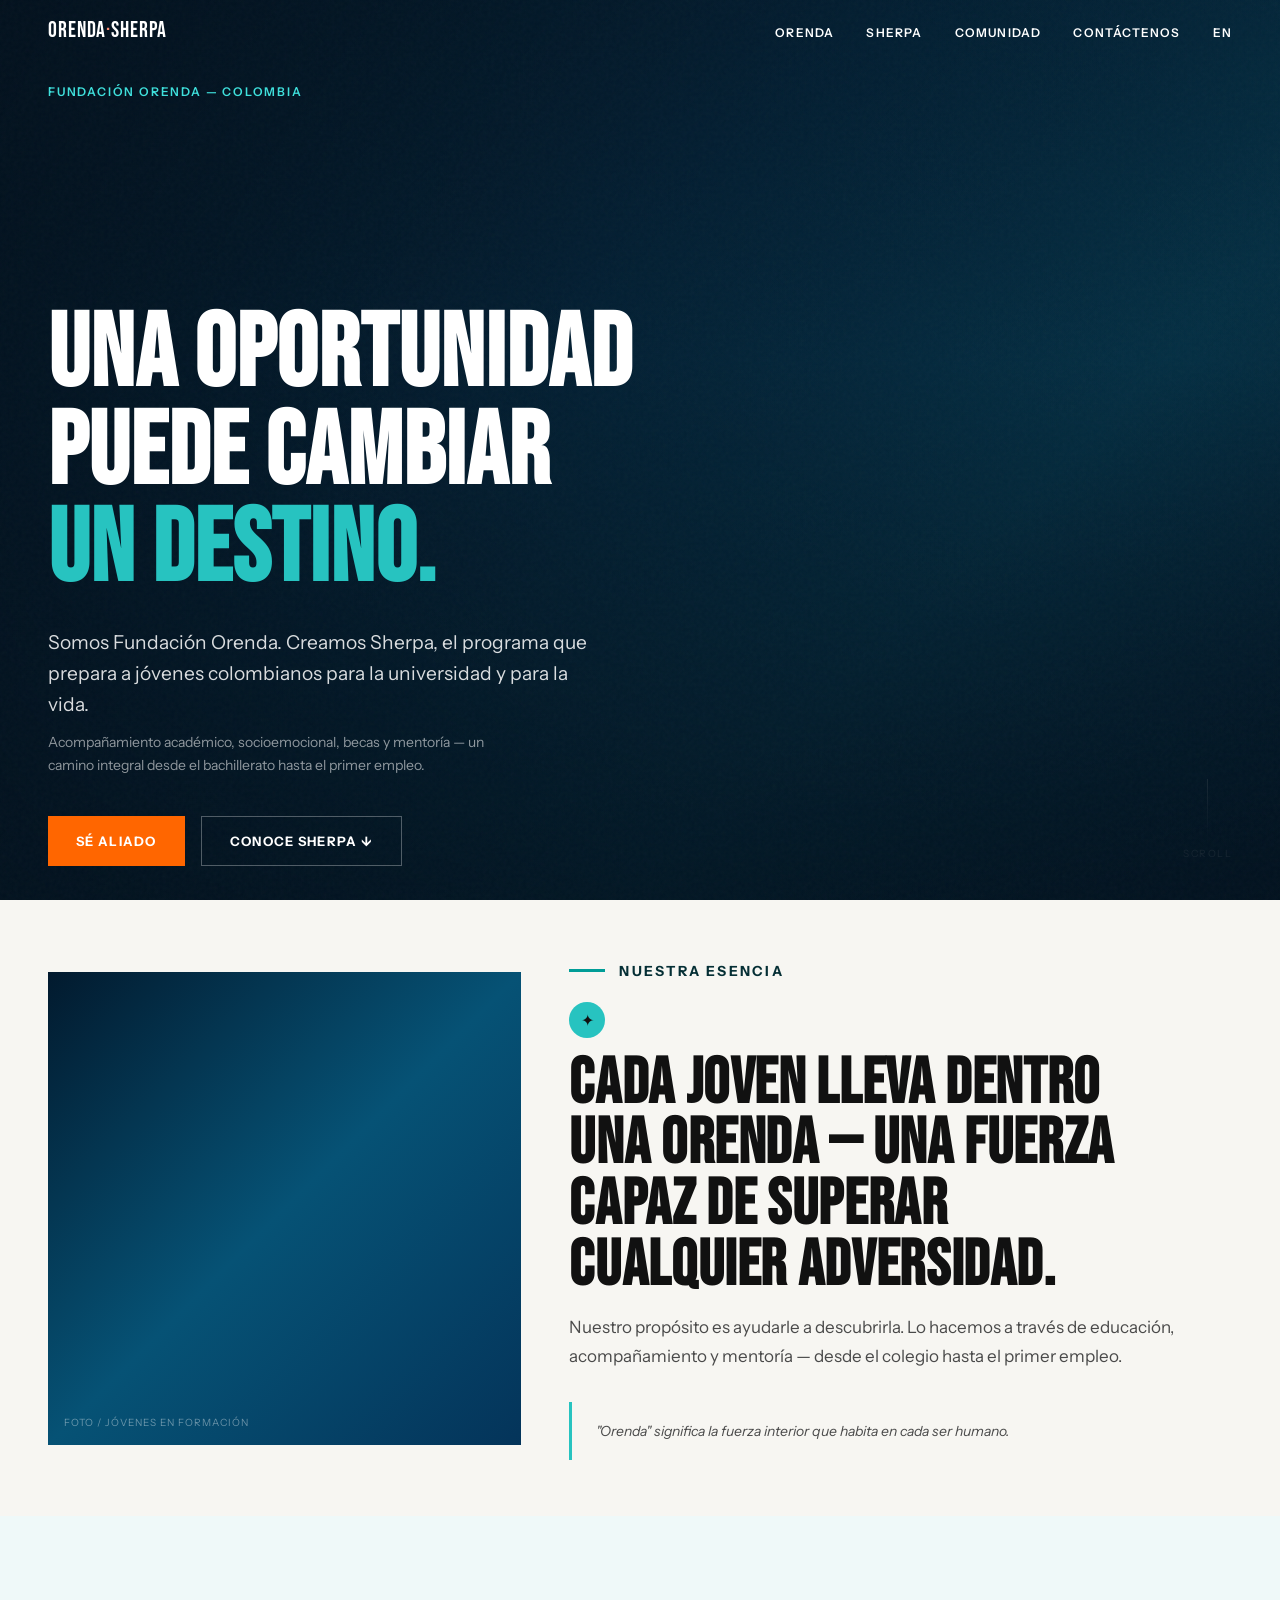
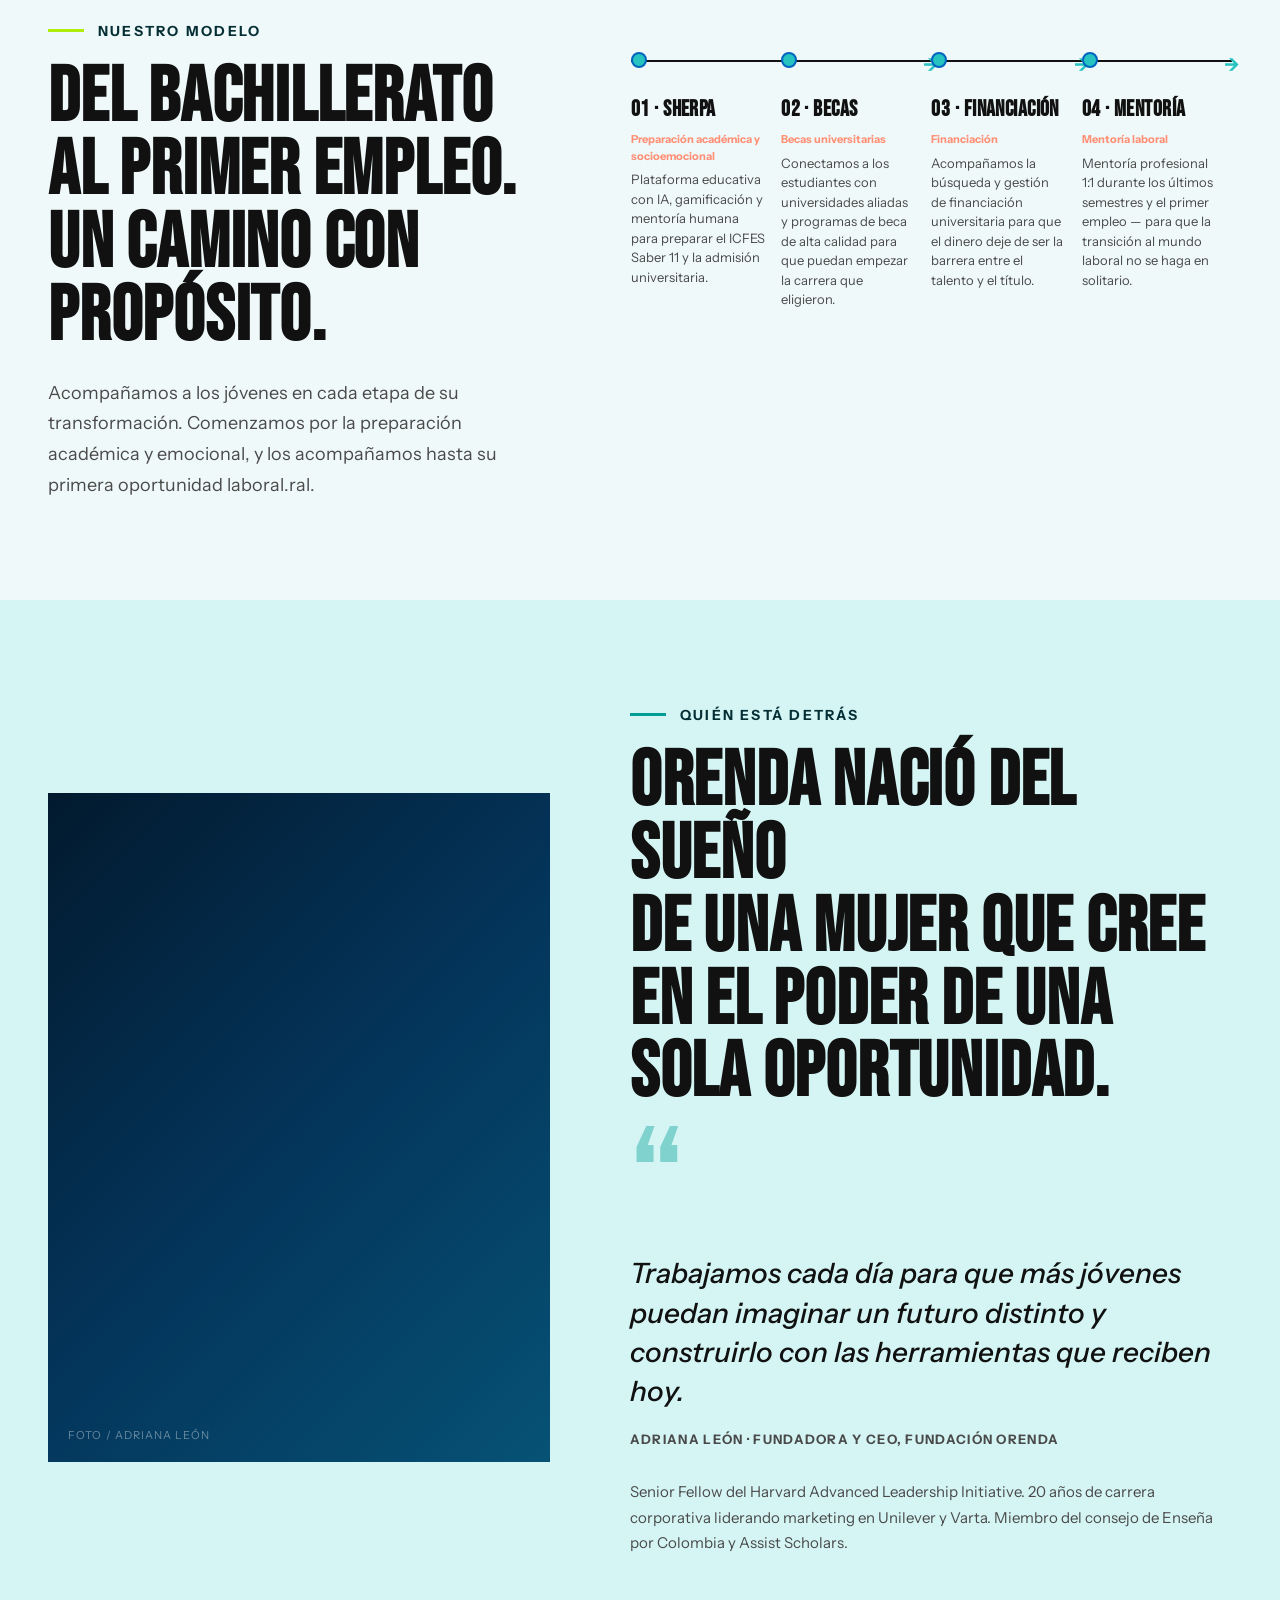
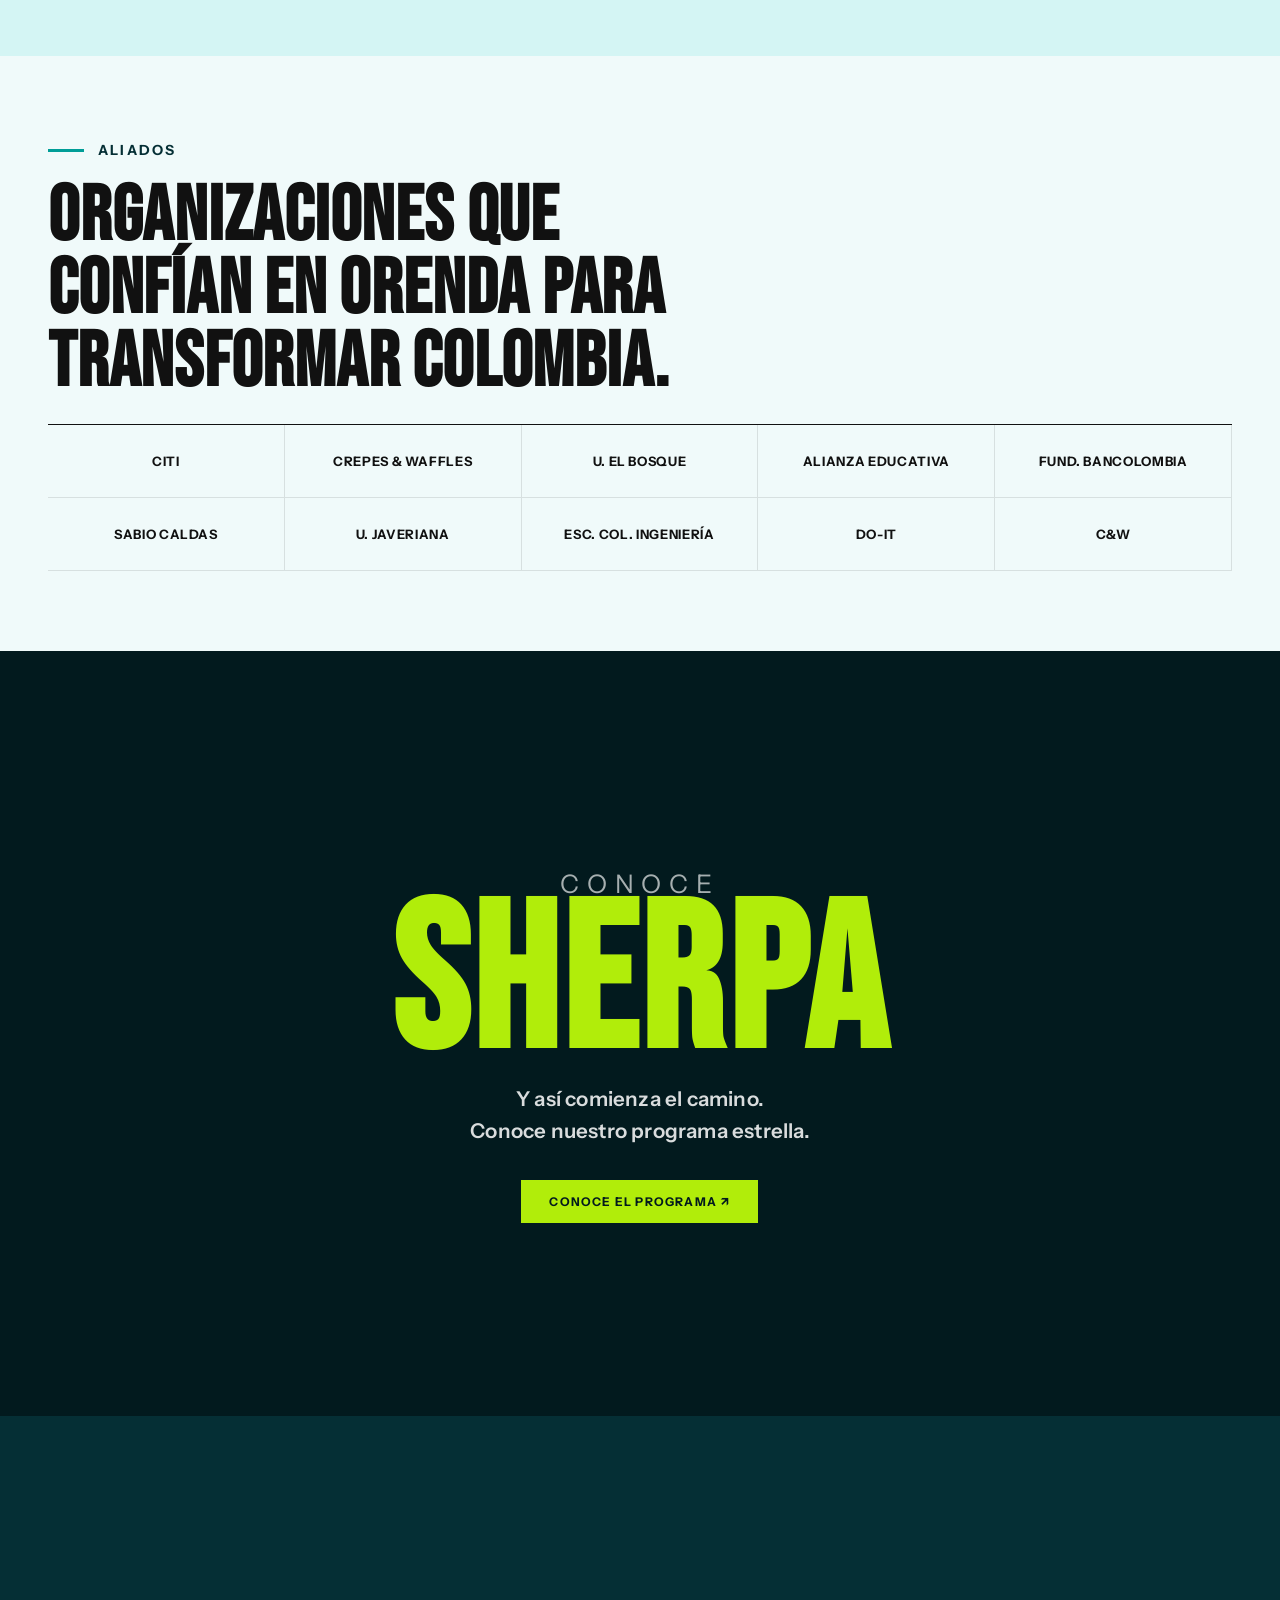
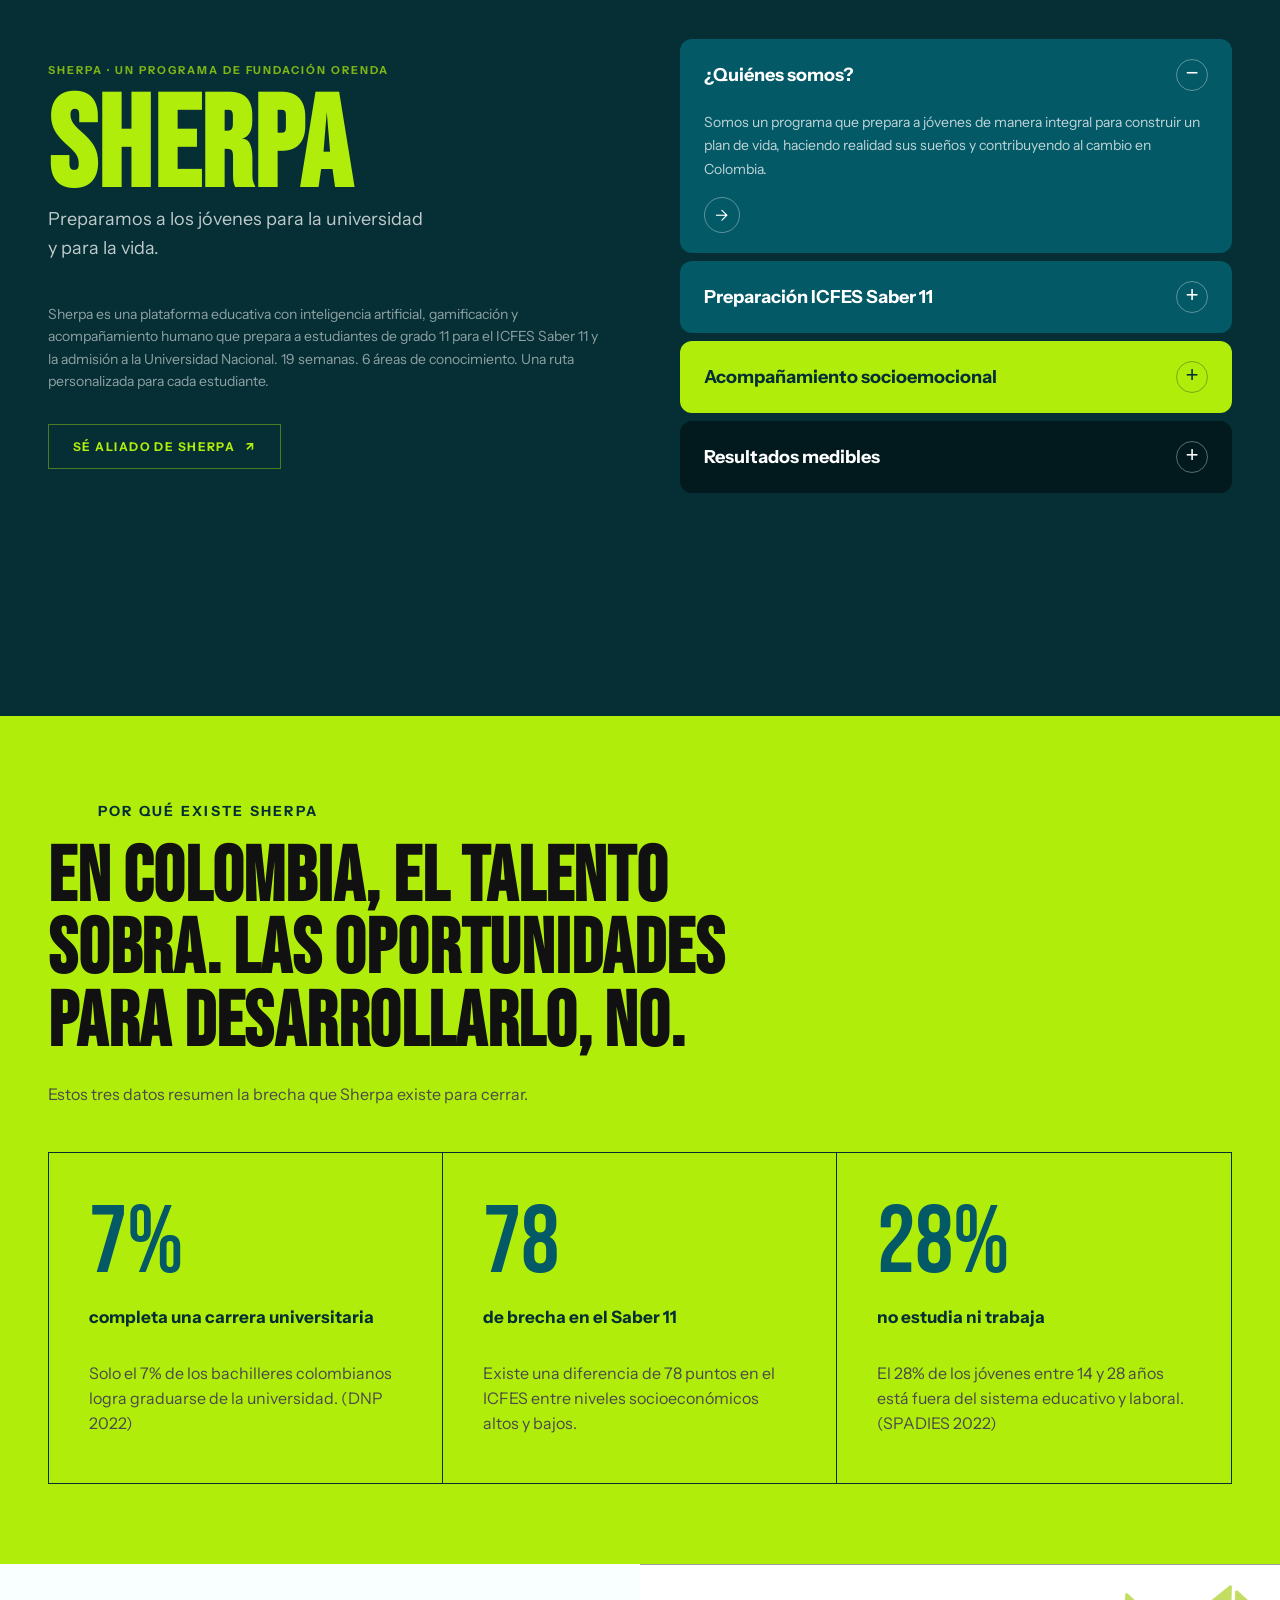
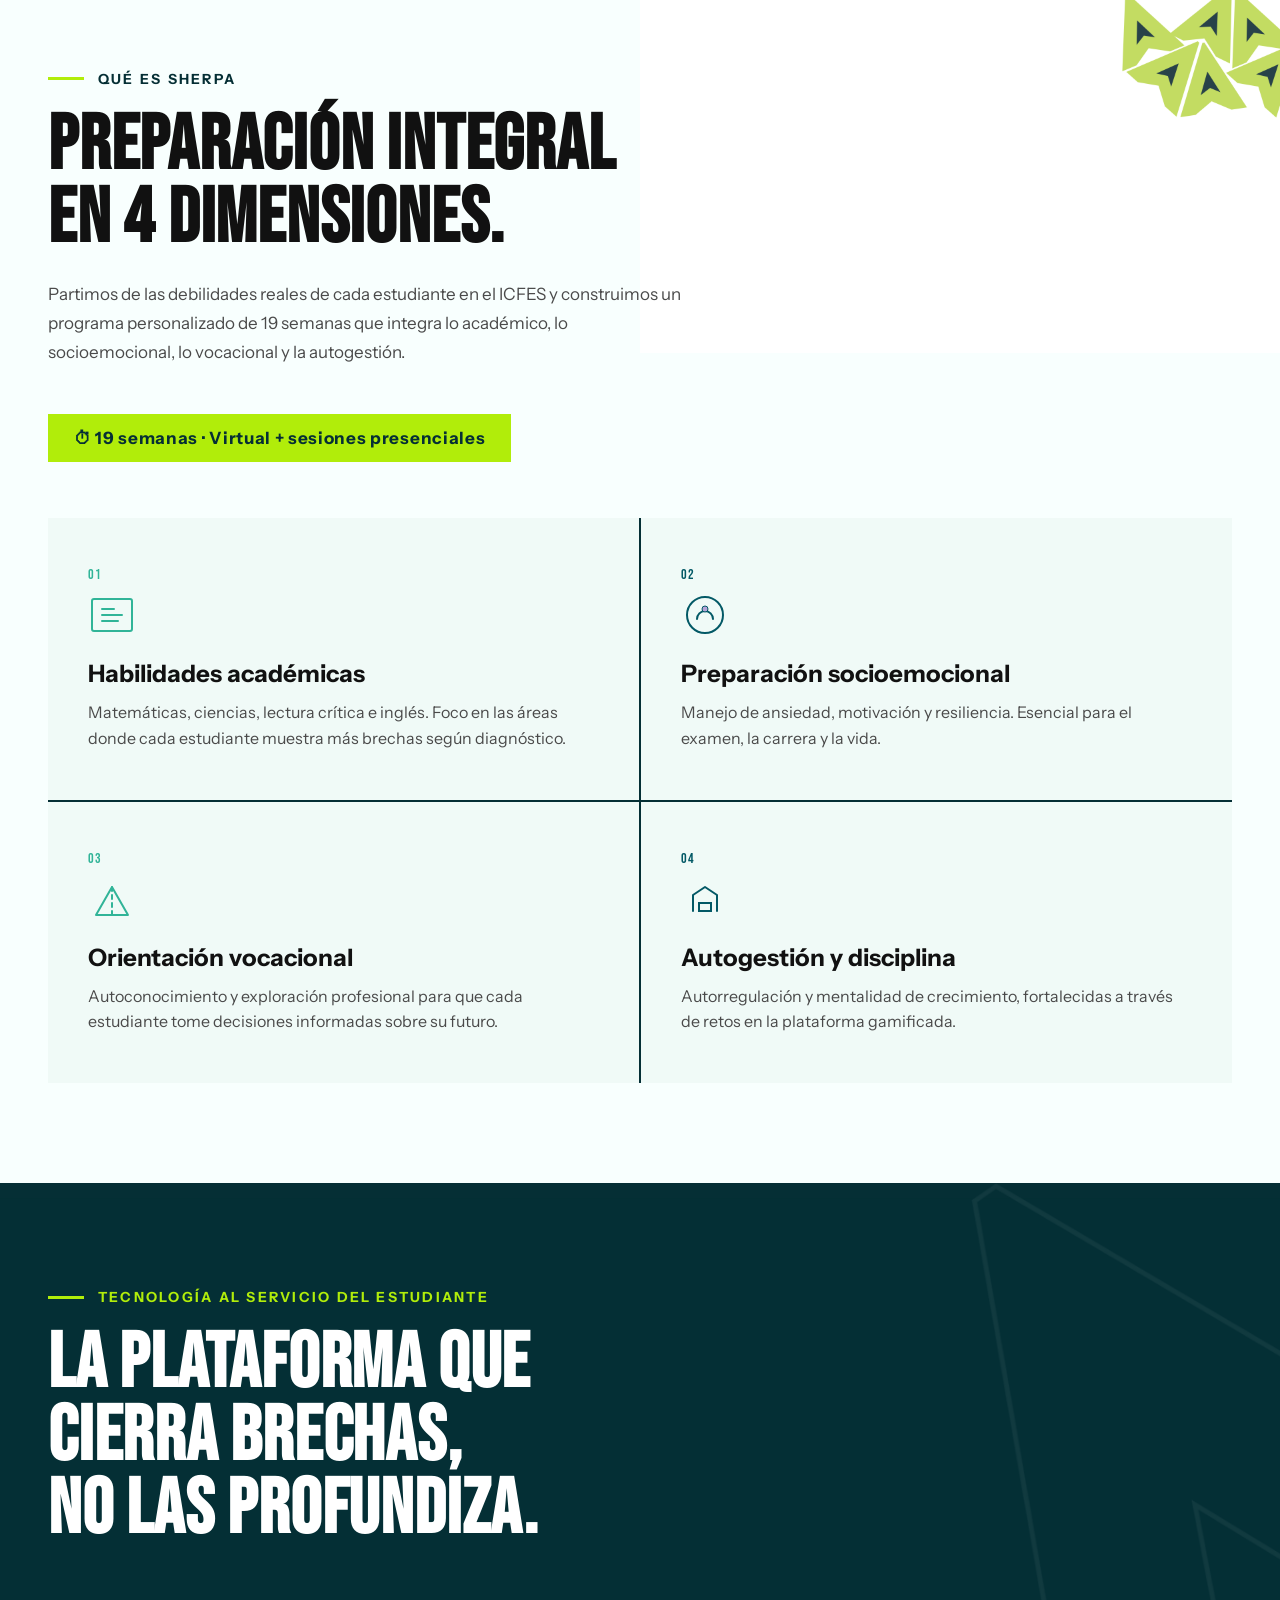
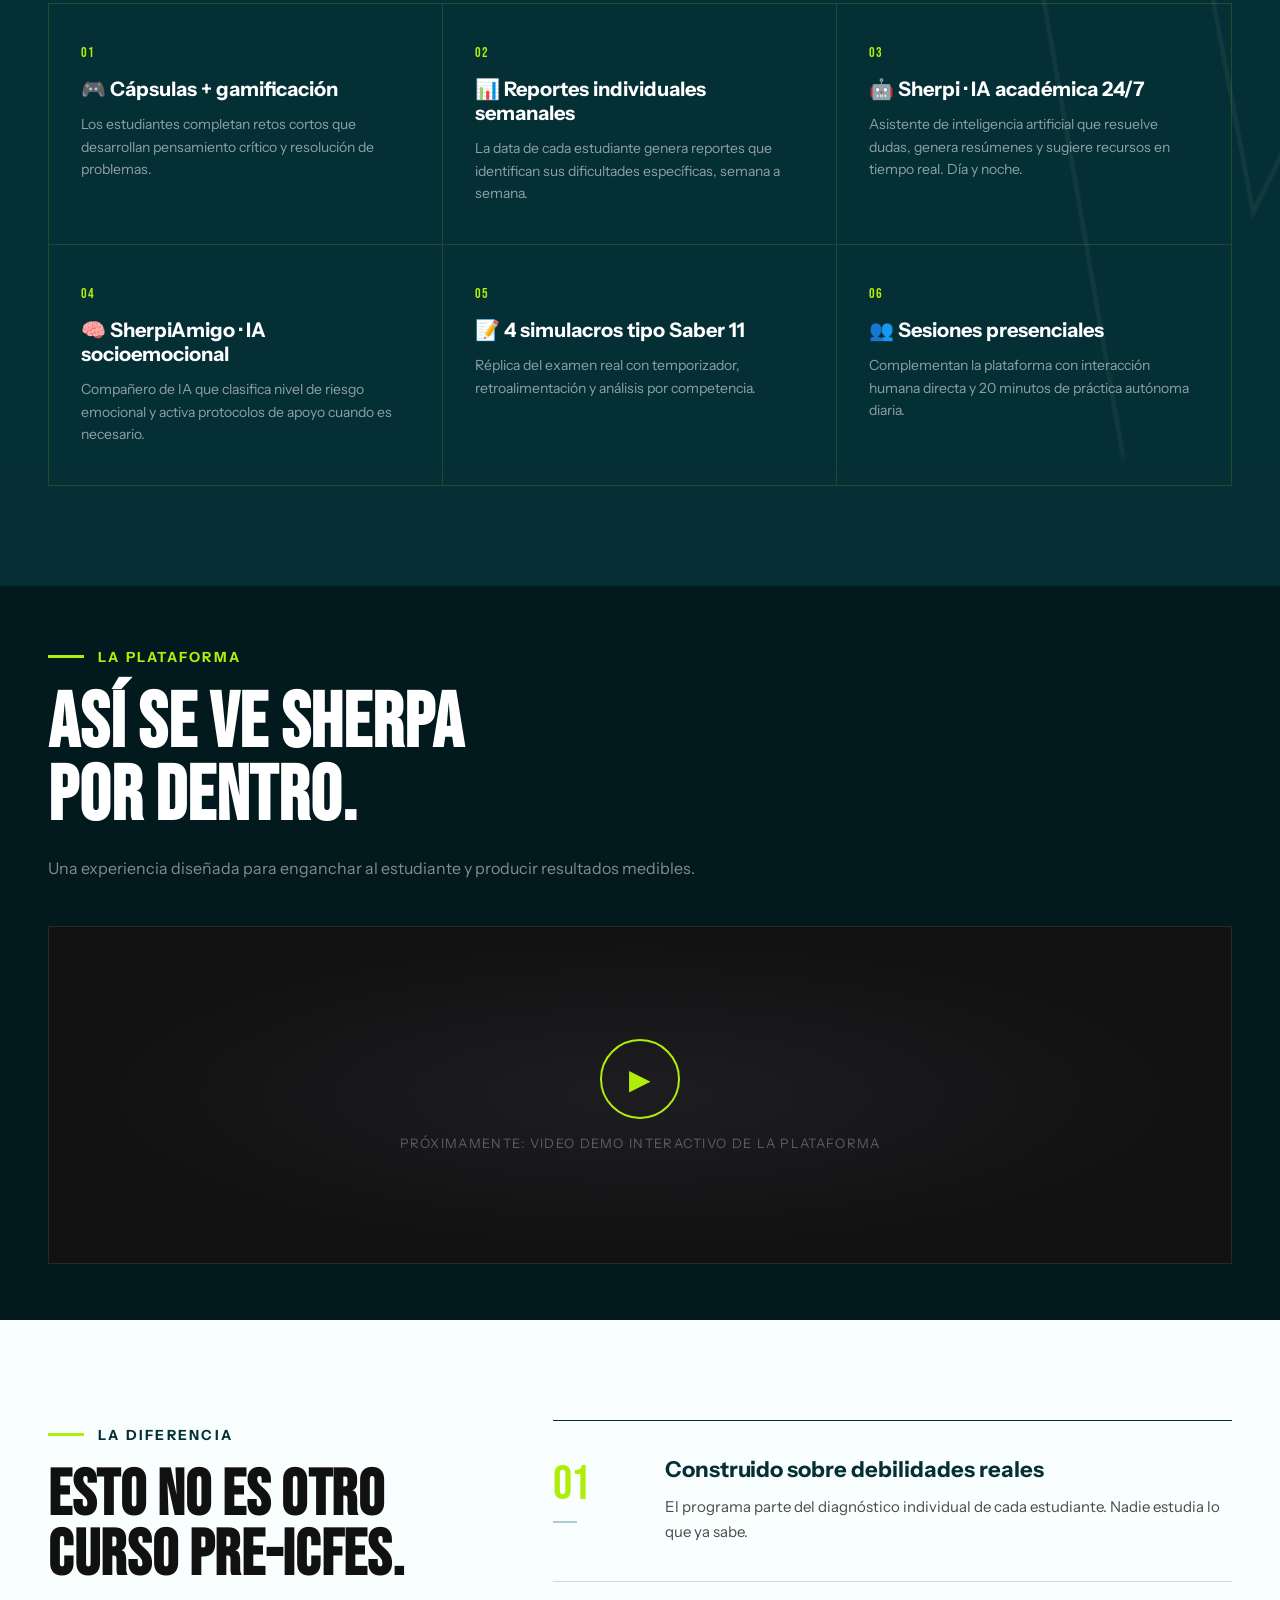
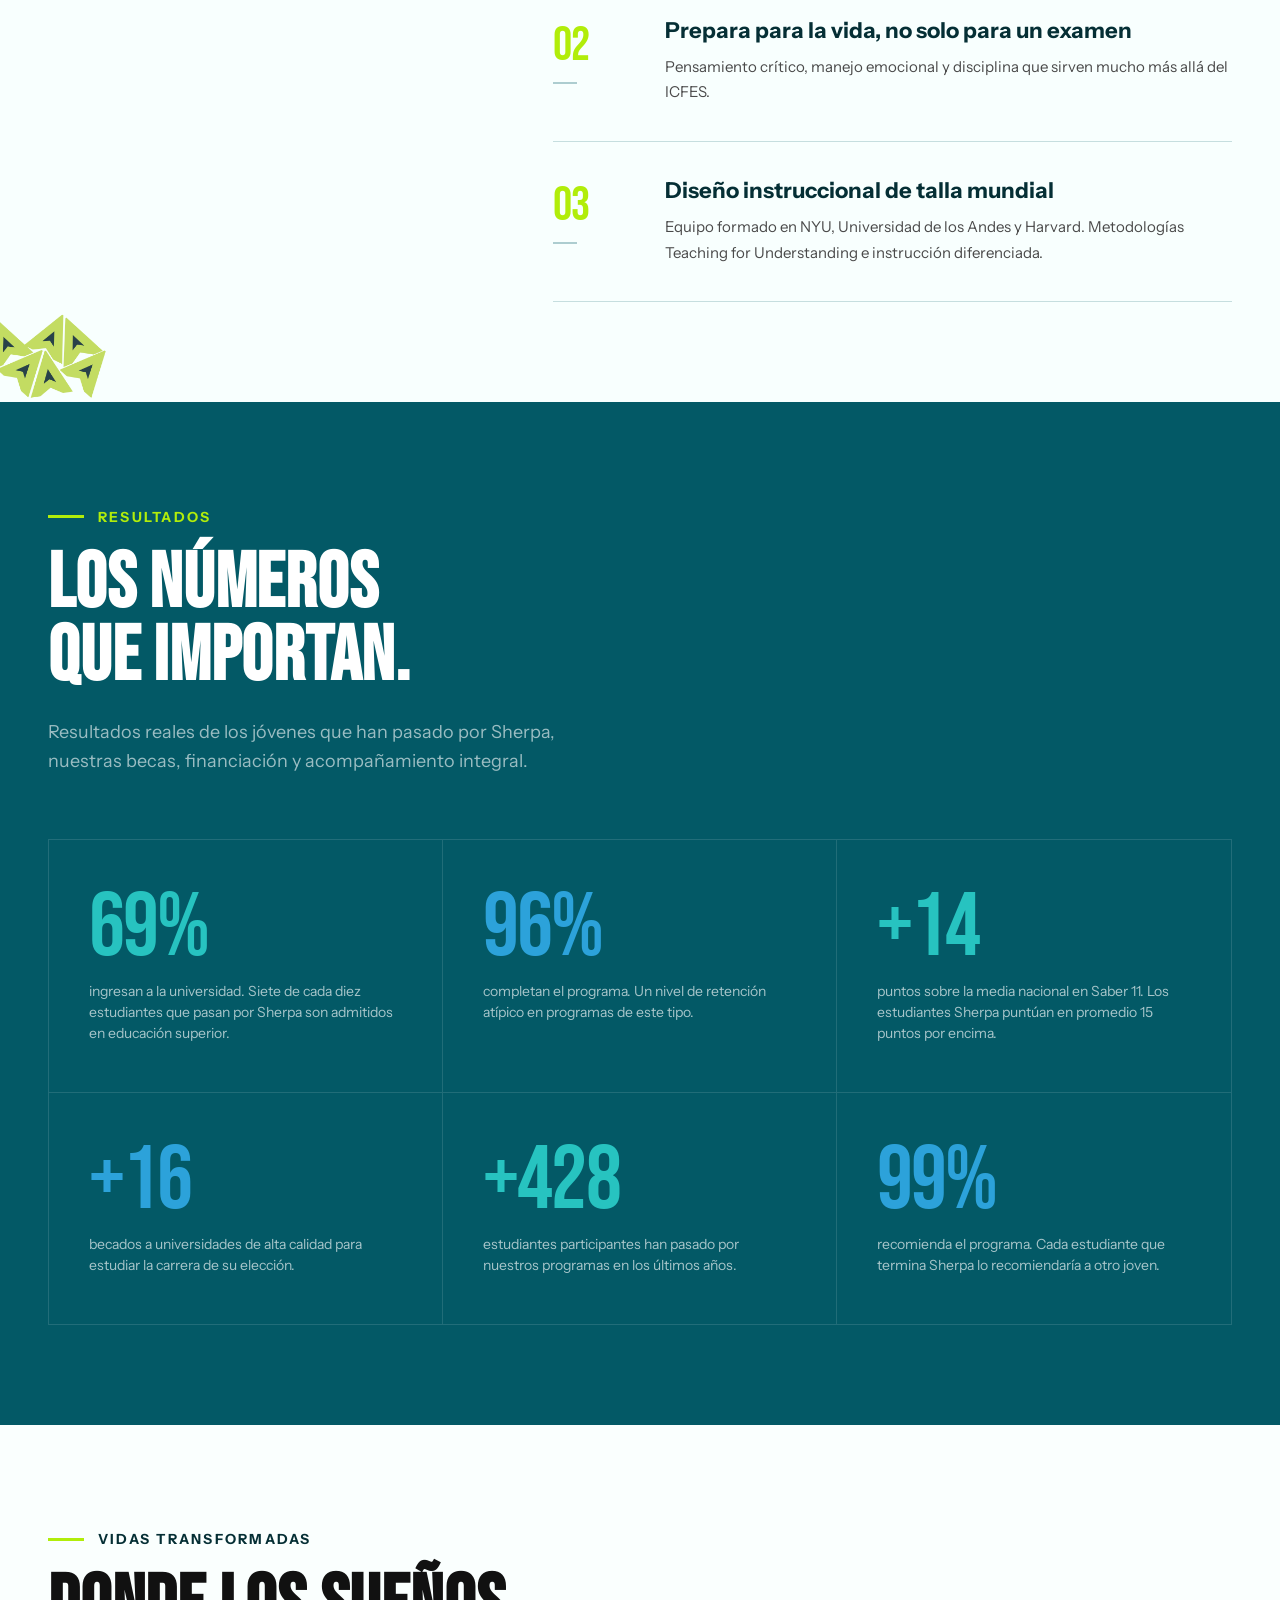
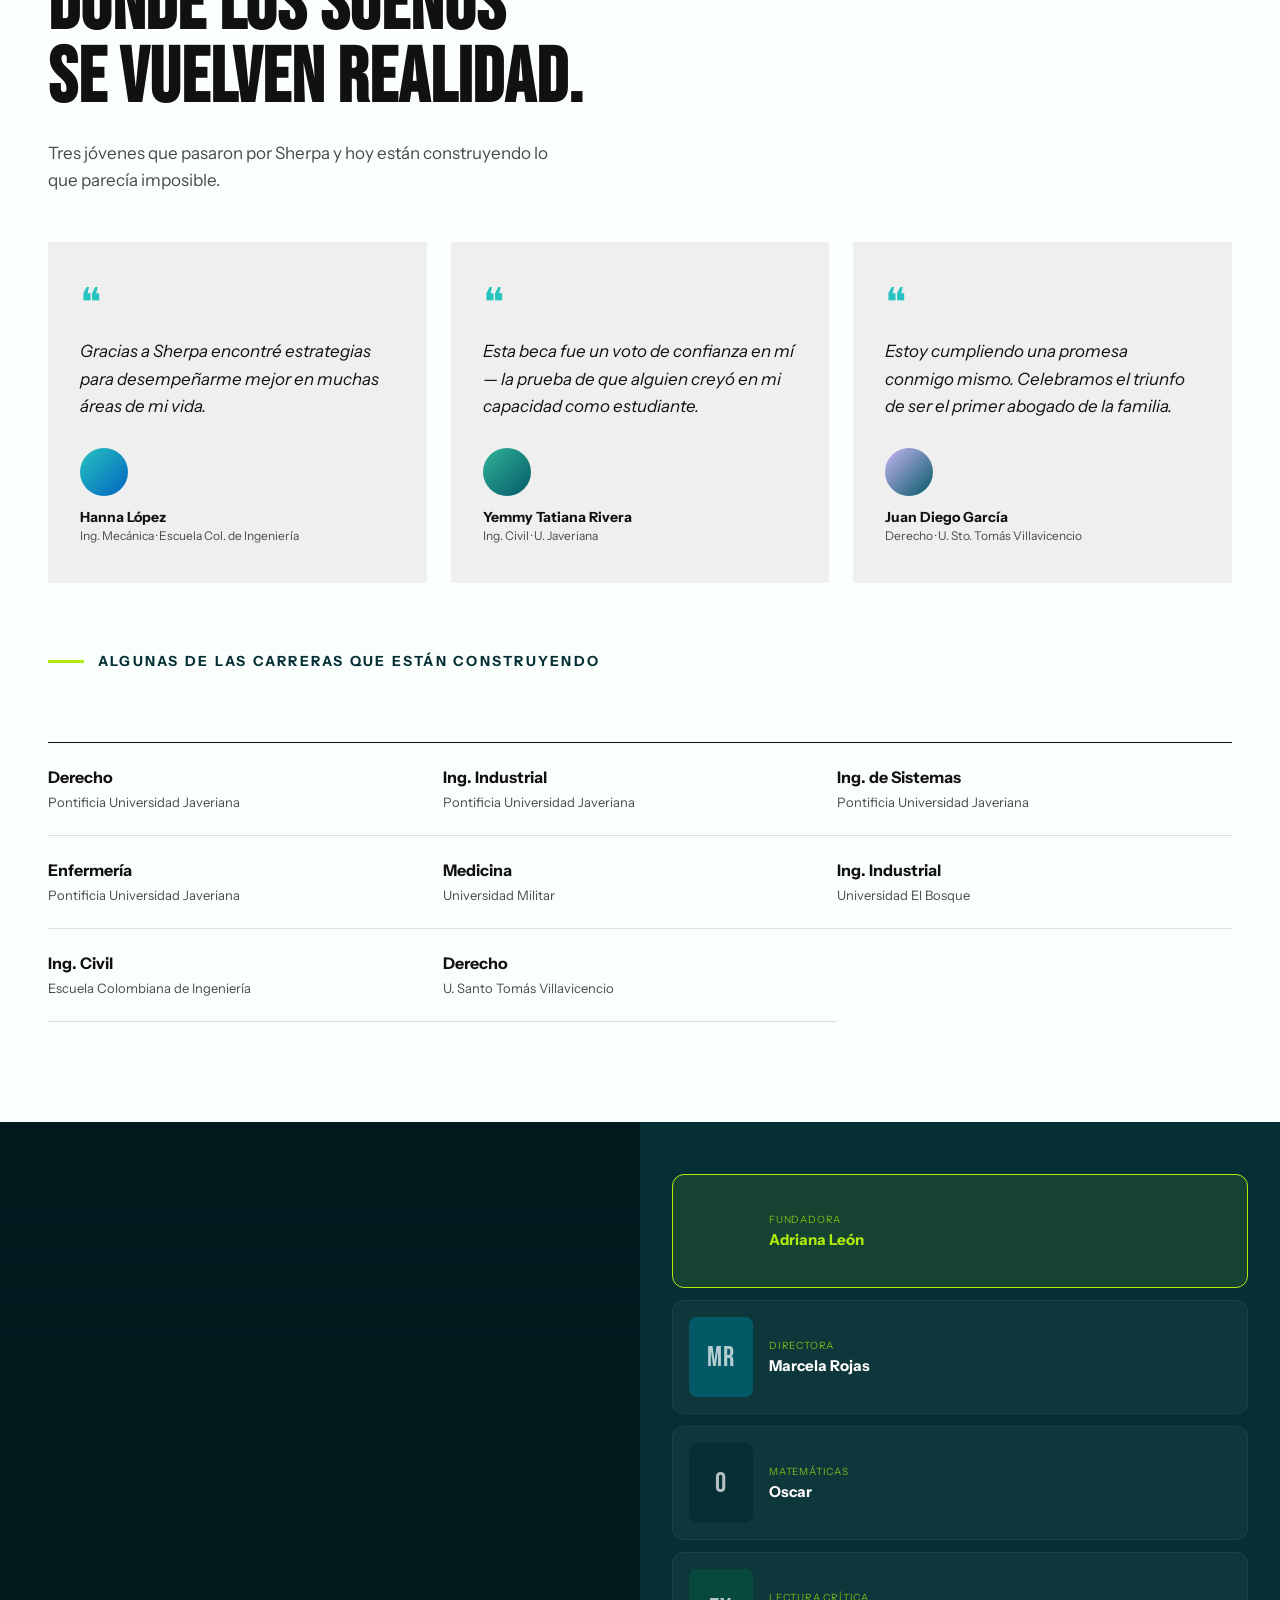
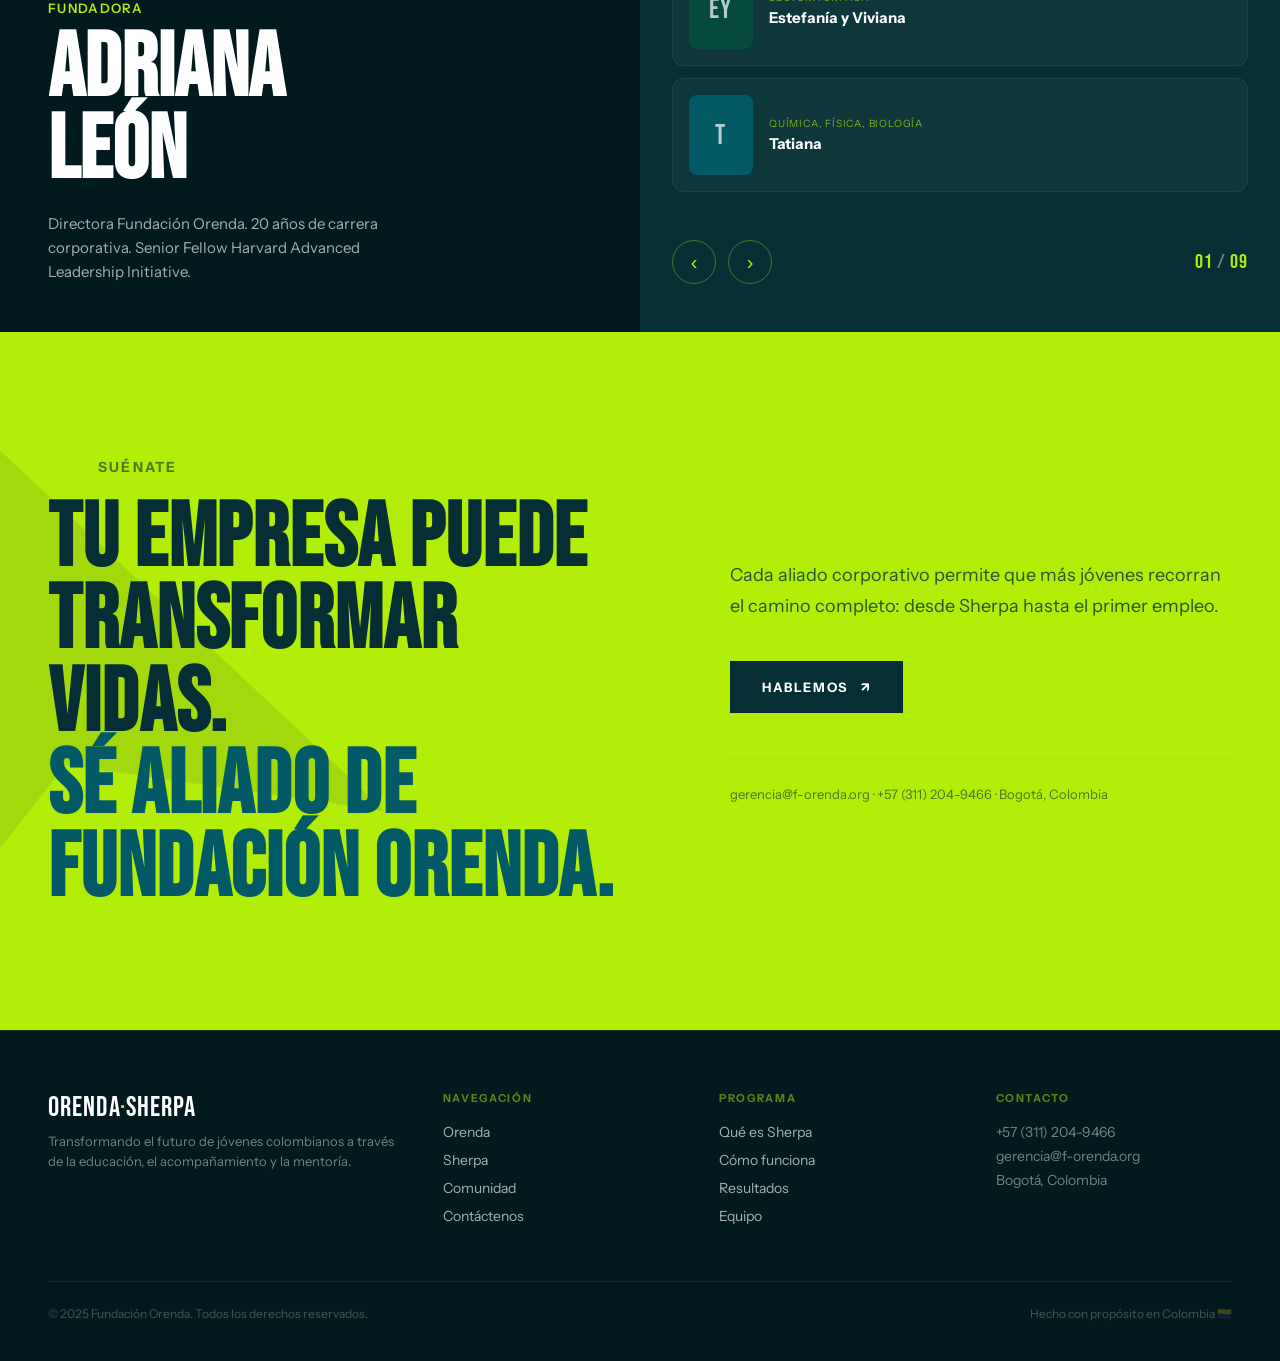
<file: Fundacion Orenda-bundle.html>
<!DOCTYPE html>
<html lang="es">
<head>
<meta charset="UTF-8">
<meta name="viewport" content="width=device-width, initial-scale=1.0">
<title>Fundación Orenda — Sherpa</title>
<meta name="ext-resource-dependency" content="https://images.squarespace-cdn.com/content/v1/68c444cbeeb1356ce3c873a3/c556d906-3387-4c02-9203-612177f7b598/Adriana-leo%CC%81n.webp" data-resource-id="adrianaPhoto" />
<link rel="stylesheet" href="orenda.css">
<link rel="stylesheet" href="orenda-brand.css">
<template id="__bundler_thumbnail" data-bg-color="#021a1e">
  <svg viewBox="0 0 1200 800" xmlns="http://www.w3.org/2000/svg">
    <!-- Sky -->
    <rect width="1200" height="800" fill="#021a1e"/>
    <!-- Mountain silhouettes -->
    <path d="M0,800 L0,500 C200,420 350,370 500,340 C650,310 720,280 800,250 C870,225 920,215 970,225 C1020,235 1070,260 1150,290 C1180,302 1200,315 1200,315 L1200,800Z" fill="#035966"/>
    <path d="M0,800 L0,600 C150,560 300,530 450,510 C600,490 700,475 800,455 C880,440 940,430 970,425 C1000,420 1050,435 1100,455 C1150,475 1180,495 1200,510 L1200,800Z" fill="#052f35"/>
    <!-- Lime peak -->
    <path d="M970,225 L950,248 L960,252 L945,268 L975,260 L985,272 L990,255 L1005,252 L985,225Z" fill="#b1ed0a" opacity="0.9"/>
    <!-- ORENDA text -->
    <text x="80" y="160" font-family="sans-serif" font-size="90" font-weight="900" letter-spacing="8" fill="white" opacity="0.95">ORENDA</text>
    <!-- SHERPA text -->
    <text x="80" y="260" font-family="sans-serif" font-size="90" font-weight="900" letter-spacing="8" fill="#b1ed0a" opacity="0.9">SHERPA</text>
    <!-- Tagline -->
    <text x="80" y="320" font-family="sans-serif" font-size="22" fill="rgba(255,255,255,0.5)" letter-spacing="3">FUNDACIÓN ORENDA · COLOMBIA</text>
  </svg>
</template>
</head>
<body>

<!-- ── MOBILE MENU ── -->
<div class="mobile-menu" id="mobile-menu">
  <button class="mobile-close" id="mobile-close">✕</button>
  <a href="#mision">Orenda</a>
  <a href="#sherpa">Sherpa</a>
  <a href="#testimonios">Comunidad</a>
  <a href="#cta-final">Contáctenos</a>
  <a href="#cta-final" style="color:var(--peach)">Conviértete en Aliado</a>
</div>

<!-- ── NAV ── -->
<nav id="nav">
  <a href="#" class="nav-logo">Orenda<span>·</span>Sherpa</a>
  <ul class="nav-links">
    <li><a href="#mision">Orenda</a></li>
    <li><a href="#sherpa-hero">Sherpa</a></li>
    <li><a href="#testimonios">Comunidad</a></li>
    <li><a href="#cta-final">Contáctenos</a></li>
    <li><a href="#">EN</a></li>
  </ul>

  <div class="nav-hamburger" id="hamburger">
    <span></span><span></span><span></span>
  </div>
</nav>

<!-- ── HERO ── -->
<section id="hero">
  <div class="hero-photo-hint"></div>
  <div class="hero-bg"></div>
  <div class="hero-grain"></div>
  <div class="hero-label">Fundación Orenda — Colombia</div>
  <div class="hero-content hero-reveal">
    <h1 class="hero-headline">Una oportunidad<br>puede cambiar<br><em>un destino.</em></h1>
    <p class="hero-sub">Somos Fundación Orenda. Creamos Sherpa, el programa que prepara a jóvenes colombianos para la universidad y para la vida.</p>
    <p class="hero-body">Acompañamiento académico, socioemocional, becas y mentoría — un camino integral desde el bachillerato hasta el primer empleo.</p>
    <div class="hero-ctas">
      <a href="mailto:gerencia@f-orenda.org" class="btn-hero">Sé Aliado</a>
      <a href="#sherpa-hero" class="btn-hero-sec">Conoce Sherpa ↓</a>
    </div>

  </div>
  <div class="scroll-indicator">
    <div class="scroll-line"></div>
    <span>Scroll</span>
  </div>
</section>



<!-- ── MISIÓN ── -->
<section id="mision">
  <div class="mision-img reveal"></div>
  <div class="reveal reveal-delay-1">
    <div class="section-label">NUESTRA ESENCIA</div>
    <div class="mision-accent">✦</div>
    <h2 class="section-title">Cada joven lleva dentro<br>una orenda — una fuerza<br>capaz de superar<br>cualquier adversidad.</h2>
    <div class="mision-body">
      <p>Nuestro propósito es ayudarle a descubrirla. Lo hacemos a través de educación, acompañamiento y mentoría — desde el colegio hasta el primer empleo.</p>
    </div>
    <div class="mision-quote">"Orenda" significa la fuerza interior que habita en cada ser humano.</div>
  </div>
</section>



<!-- ── MODELO ── -->
<section id="modelo">
  <div class="modelo-intro reveal">
    <div class="section-label">NUESTRO MODELO</div>
    <h2 class="section-title">Del bachillerato al primer empleo.<br>Un camino con propósito.</h2>
    <p>Acompañamos a los jóvenes en cada etapa de su transformación. Comenzamos por la preparación académica y emocional, y los acompañamos hasta su primera oportunidad laboral.ral.</p>
  </div>
  <div class="pathway" style="grid-template-columns: repeat(4,1fr)">
    <div class="pathway-step reveal">
      <div class="pathway-dot"></div>
      <h4>01 · Sherpa</h4>
      <p style="font-size:11px;font-weight:700;color:var(--peach);margin-bottom:6px">Preparación académica y socioemocional</p>
      <p>Plataforma educativa con IA, gamificación y mentoría humana para preparar el ICFES Saber 11 y la admisión universitaria.</p>
    </div>
    <div class="pathway-step reveal reveal-delay-1">
      <div class="pathway-dot"></div>
      <div class="pathway-arrow">→</div>
      <h4>02 · Becas</h4>
      <p style="font-size:11px;font-weight:700;color:var(--peach);margin-bottom:6px">Becas universitarias</p>
      <p>Conectamos a los estudiantes con universidades aliadas y programas de beca de alta calidad para que puedan empezar la carrera que eligieron.</p>
    </div>
    <div class="pathway-step reveal reveal-delay-2">
      <div class="pathway-dot"></div>
      <div class="pathway-arrow">→</div>
      <h4>03 · Financiación</h4>
      <p style="font-size:11px;font-weight:700;color:var(--peach);margin-bottom:6px">Financiación</p>
      <p>Acompañamos la búsqueda y gestión de financiación universitaria para que el dinero deje de ser la barrera entre el talento y el título.</p>
    </div>
    <div class="pathway-step reveal reveal-delay-3">
      <div class="pathway-dot"></div>
      <div class="pathway-arrow">→</div>
      <h4>04 · Mentoría</h4>
      <p style="font-size:11px;font-weight:700;color:var(--peach);margin-bottom:6px">Mentoría laboral</p>
      <p>Mentoría profesional 1:1 durante los últimos semestres y el primer empleo — para que la transición al mundo laboral no se haga en solitario.</p>
    </div>
  </div>
</section>

<!-- ── ADRIANA LEÓN ── -->
<section id="fundadora">
  <div class="fundadora-img reveal"></div>
  <div class="reveal reveal-delay-1">
    <div class="section-label">QUIÉN ESTÁ DETRÁS</div>
    <h2 class="section-title">Orenda nació del sueño<br>de una mujer que cree<br>en el poder de una<br>sola oportunidad.</h2>
    <div class="fundadora-quote-mark">“</div>
    <p class="fundadora-quote">Trabajamos cada día para que más jóvenes puedan imaginar un futuro distinto y construirlo con las herramientas que reciben hoy.</p>
    <div class="fundadora-attribution">Adriana León · Fundadora y CEO, Fundación Orenda</div>
    <p class="fundadora-bio">Senior Fellow del Harvard Advanced Leadership Initiative. 20 años de carrera corporativa liderando marketing en Unilever y Varta. Miembro del consejo de Enseña por Colombia y Assist Scholars.</p>
  </div>
</section>



<!-- ── ALIADOS ── -->
<section id="aliados">
  <div class="reveal">
    <div class="section-label">ALIADOS</div>
    <h2 class="section-title">Organizaciones que<br>confían en Orenda para<br>transformar Colombia.</h2>
  </div>
  <div class="aliados-grid reveal reveal-delay-1">
    <div class="aliado-item">Citi</div>
    <div class="aliado-item">Crepes &amp; Waffles</div>
    <div class="aliado-item">U. El Bosque</div>
    <div class="aliado-item">Alianza Educativa</div>
    <div class="aliado-item">Fund. Bancolombia</div>
    <div class="aliado-item">Sabio Caldas</div>
    <div class="aliado-item">U. Javeriana</div>
    <div class="aliado-item">Esc. Col. Ingeniería</div>
    <div class="aliado-item">DO-IT</div>
    <div class="aliado-item">C&amp;W</div>
  </div>
</section>

<!-- ── SHERPA DIVIDER ── -->
<!-- ── SHERPA DIVIDER ── -->
<section id="sherpa-divider">
  <!-- SVG mountain layers — back to front -->
  <div class="sd3-mountains">
    <svg class="sd3-svg" viewBox="0 0 1440 600" preserveAspectRatio="xMidYMax slice" xmlns="http://www.w3.org/2000/svg">
      <defs>
        <!-- Background sky -->
        <linearGradient id="sd3sky" x1="0" y1="0" x2="0" y2="1">
          <stop offset="0%" stop-color="#010c0e"/>
          <stop offset="60%" stop-color="#021a1e"/>
          <stop offset="100%" stop-color="#031f24"/>
        </linearGradient>
        <!-- Mountain layers -->
        <linearGradient id="sd3m0" x1="0" y1="0" x2="0" y2="1">
          <stop offset="0%" stop-color="#073540" stop-opacity="0.5"/>
          <stop offset="100%" stop-color="#031f24" stop-opacity="0.5"/>
        </linearGradient>
        <linearGradient id="sd3m1" x1="0" y1="0" x2="0" y2="1">
          <stop offset="0%" stop-color="#094050"/>
          <stop offset="100%" stop-color="#031f24"/>
        </linearGradient>
        <linearGradient id="sd3m2" x1="0" y1="0" x2="0" y2="1">
          <stop offset="0%" stop-color="#063540"/>
          <stop offset="100%" stop-color="#021a1e"/>
        </linearGradient>
        <linearGradient id="sd3m3" x1="0" y1="0" x2="0" y2="1">
          <stop offset="0%" stop-color="#042830"/>
          <stop offset="100%" stop-color="#010d10"/>
        </linearGradient>
        <linearGradient id="sd3m4" x1="0" y1="0" x2="0" y2="1">
          <stop offset="0%" stop-color="#031e24"/>
          <stop offset="100%" stop-color="#010d10"/>
        </linearGradient>
        <!-- Fog/mist overlay -->
        <linearGradient id="sd3fog" x1="0" y1="0" x2="0" y2="1">
          <stop offset="0%" stop-color="#021a1e" stop-opacity="0"/>
          <stop offset="40%" stop-color="#021a1e" stop-opacity="0.45"/>
          <stop offset="60%" stop-color="#021a1e" stop-opacity="0.55"/>
          <stop offset="100%" stop-color="#021a1e" stop-opacity="0"/>
        </linearGradient>
        <!-- Lime glow on peak -->
        <radialGradient id="sd3glow" cx="55%" cy="20%" r="30%">
          <stop offset="0%" stop-color="#b1ed0a" stop-opacity="0.12"/>
          <stop offset="100%" stop-color="#b1ed0a" stop-opacity="0"/>
        </radialGradient>
      </defs>

      <!-- Sky -->
      <rect width="1440" height="600" fill="url(#sd3sky)"/>

      <!-- Stars -->
      <circle cx="120" cy="40" r="1" fill="#b1ed0a" opacity="0.5"/>
      <circle cx="280" cy="22" r="0.8" fill="#fff" opacity="0.3"/>
      <circle cx="480" cy="35" r="1.2" fill="#fff" opacity="0.25"/>
      <circle cx="650" cy="18" r="0.8" fill="#b1ed0a" opacity="0.35"/>
      <circle cx="900" cy="28" r="1" fill="#fff" opacity="0.3"/>
      <circle cx="1150" cy="15" r="1.2" fill="#b1ed0a" opacity="0.45"/>
      <circle cx="1350" cy="38" r="0.8" fill="#fff" opacity="0.3"/>

      <!-- Layer 0: very far, faint -->
      <path d="M0,600 L0,350 C120,310 220,270 340,250 C460,230 540,240 620,225 C700,210 760,190 830,175 C900,160 970,165 1040,180 C1110,195 1180,215 1280,240 C1360,260 1410,280 1440,295 L1440,600Z" fill="url(#sd3m0)"/>

      <!-- Layer 1: back mountains -->
      <path d="M0,600 L0,400 C80,370 170,340 260,320 C350,300 420,305 500,290 C580,275 640,255 700,238 C760,221 810,210 870,202 C930,194 990,200 1060,215 C1130,230 1190,250 1270,268 C1350,286 1410,305 1440,318 L1440,600Z" fill="url(#sd3m1)"/>

      <!-- Layer 2: mid mountains, main peak center-right -->
      <path d="M0,600 L0,480 C60,455 130,435 200,418 C270,401 330,400 390,388 C450,376 500,360 555,342 C610,324 655,308 700,292 C745,276 783,262 820,248 C857,234 885,223 920,215 C955,207 990,208 1030,218 C1070,228 1105,245 1150,258 C1195,271 1240,278 1295,292 C1350,306 1405,325 1440,340 L1440,600Z" fill="url(#sd3m2)"/>

      <!-- Layer 3: closer mountains, tall peak left-center -->
      <path d="M0,600 L0,540 C40,520 90,505 140,492 C190,479 235,475 280,465 C325,455 365,443 405,428 C445,413 480,396 515,378 C550,360 578,342 608,322 C638,302 663,282 690,262 C717,242 740,225 766,212 C792,199 816,195 845,200 C874,205 900,220 930,238 C960,256 992,278 1030,295 C1068,312 1110,323 1160,336 C1210,349 1265,362 1320,378 C1375,394 1415,412 1440,425 L1440,600Z" fill="url(#sd3m3)"/>

      <!-- Layer 4: foreground dark -->
      <path d="M0,600 L0,570 C60,555 130,542 200,530 C270,518 330,512 390,502 C450,492 500,480 550,465 C600,450 645,433 690,415 C735,397 772,380 810,362 C848,344 880,328 915,315 C950,302 988,295 1030,295 C1072,295 1110,302 1155,315 C1200,328 1245,346 1295,362 C1345,378 1400,395 1440,408 L1440,600Z" fill="url(#sd3m4)"/>

      <!-- Lime peak accent -->
      <path d="M845,200 L822,220 L832,224 L812,244 L848,234 L862,252 L868,232 L884,230 L860,200Z" fill="#b1ed0a" opacity="0.8"/>

      <!-- Lime glow -->
      <ellipse cx="845" cy="210" rx="180" ry="100" fill="url(#sd3glow)"/>

      <!-- Mist/fog band in center (where text lives) -->
      <rect width="1440" height="600" fill="url(#sd3fog)"/>
    </svg>
  </div>

  <!-- Centered text — overlapping the mountain layers -->
  <div class="sd3-content reveal">
    <div class="sd3-tag">
</div>
    <h2 class="sd3-headline">
      <span class="sd3-h-top">Conoce</span>
      <span class="sd3-h-mid"><em>Sherpa</em></span>
      <span class="sd3-h-bot">Y así comienza el camino.<br>Conoce nuestro programa estrella.</span>
    </h2>
    <a href="#sherpa-hero" class="sd3-cta">Conoce el programa ↗</a>
  </div>
</section>


<!-- ── SHERPA HERO ── -->
<section id="sherpa-hero">
  <!-- Left: headline -->
  <div class="sh-left reveal">
    <div class="sh-left-tag">SHERPA · Un programa de Fundación Orenda</div>
    <h2 class="sh-left-title">Sherpa</h2>
    <p class="sh-left-sub">Preparamos a los jóvenes para la universidad y para la vida.</p>
    <p style="font-size:14px;color:rgba(255,255,255,0.55);margin-bottom:32px;line-height:1.6">Sherpa es una plataforma educativa con inteligencia artificial, gamificación y acompañamiento humano que prepara a estudiantes de grado 11 para el ICFES Saber 11 y la admisión a la Universidad Nacional. 19 semanas. 6 áreas de conocimiento. Una ruta personalizada para cada estudiante.</p>
    <a href="mailto:gerencia@f-orenda.org" class="sh-left-cta">Sé Aliado de Sherpa <span>↗</span></a>
  </div>

  <!-- Right: accordion -->
  <div class="sh-accordion reveal reveal-delay-1">
    <div class="sh-acc-item sh-acc-open" data-acc>
      <button class="sh-acc-header">
        <span>¿Quiénes somos?</span>
        <span class="sh-acc-icon">−</span>
      </button>
      <div class="sh-acc-body">
        <p>Somos un programa que prepara a jóvenes de manera integral para construir un plan de vida, haciendo realidad sus sueños y contribuyendo al cambio en Colombia.</p>
        <a href="#que-es" class="sh-acc-link">→</a>
      </div>
    </div>
    <div class="sh-acc-item" data-acc>
      <button class="sh-acc-header">
        <span>Preparación ICFES Saber 11</span>
        <span class="sh-acc-icon">+</span>
      </button>
      <div class="sh-acc-body">
        <p>Plataforma educativa con IA, gamificación y mentoría humana. 19 semanas, 6 áreas de conocimiento, una ruta personalizada para preparar el ICFES y la admisión a la Universidad Nacional.</p>
        <a href="#como-funciona" class="sh-acc-link">→</a>
      </div>
    </div>
    <div class="sh-acc-item sh-acc-lime" data-acc>
      <button class="sh-acc-header">
        <span>Acompañamiento socioemocional</span>
        <span class="sh-acc-icon">+</span>
      </button>
      <div class="sh-acc-body">
        <p>SherpiAmigo, nuestra IA emocional, clasifica el nivel de riesgo y acompaña al estudiante en el manejo de ansiedad, estrés y motivación. Porque prepararse también es un reto emocional.</p>
        <a href="#que-es" class="sh-acc-link">→</a>
      </div>
    </div>
    <div class="sh-acc-item sh-acc-dark" data-acc>
      <button class="sh-acc-header">
        <span>Resultados medibles</span>
        <span class="sh-acc-icon">+</span>
      </button>
      <div class="sh-acc-body">
        <p>70% ingresa a la universidad. 97% completa el programa. +15 puntos sobre la media nacional en Saber 11. Resultados reales, no promesas.</p>
        <a href="#resultados" class="sh-acc-link">→</a>
      </div>
    </div>
  </div>
</section>

<!-- ── SHERPA STATS ── -->
<section id="sherpa-stats" style="background-color: rgb(177, 237, 10)">
  <div class="reveal">
    <div class="section-label">POR QUÉ EXISTE SHERPA</div>
    <h2 class="section-title">En Colombia, el talento<br>sobra. Las oportunidades<br>para desarrollarlo, no.</h2>
  </div>
  <p style="font-size:16px;color:var(--dark-gray);max-width:540px;margin-bottom:48px" class="reveal reveal-delay-1">Estos tres datos resumen la brecha que Sherpa existe para cerrar.</p>
  <div class="sherpa-stats-grid">
    <div class="sherpa-stat-card reveal">
      <div class="sherpa-stat-num" data-target="7%">7%</div>
      <div class="sherpa-stat-text"><strong>completa una carrera universitaria</strong><br>Solo el 7% de los bachilleres colombianos logra graduarse de la universidad. (DNP 2022)</div>
    </div>
    <div class="sherpa-stat-card reveal reveal-delay-1">
      <div class="sherpa-stat-num" data-target="78">78<span style="font-size:0.5em">pts</span></div>
      <div class="sherpa-stat-text"><strong>de brecha en el Saber 11</strong><br>Existe una diferencia de 78 puntos en el ICFES entre niveles socioeconómicos altos y bajos.</div>
    </div>
    <div class="sherpa-stat-card reveal reveal-delay-2">
      <div class="sherpa-stat-num" data-target="28%">28%</div>
      <div class="sherpa-stat-text"><strong>no estudia ni trabaja</strong><br>El 28% de los jóvenes entre 14 y 28 años está fuera del sistema educativo y laboral. (SPADIES 2022)</div>
    </div>
  </div>
</section>

<!-- ── QUÉ ES ── -->
<section id="que-es">
  <div class="que-es-intro reveal">
    <div class="section-label">QUÉ ES SHERPA</div>
    <h2 class="section-title">Preparación integral<br>en 4 dimensiones.</h2>
    <p style="font-size:17px;line-height:1.7;color:var(--dark-gray);margin-top:16px">Partimos de las debilidades reales de cada estudiante en el ICFES y construimos un programa personalizado de 19 semanas que integra lo académico, lo socioemocional, lo vocacional y la autogestión.</p>
  </div>
  <div class="que-es-badge reveal reveal-delay-1">⏱ 19 semanas · Virtual + sesiones presenciales</div>
  <div class="dimensiones-grid">
    <div class="dimension-card reveal">
      <div class="dimension-num">01</div>
      <div class="dimension-icon">
        <svg viewBox="0 0 48 48" fill="none" xmlns="http://www.w3.org/2000/svg">
          <rect x="4" y="8" width="40" height="32" rx="2" stroke="#FF8F75" stroke-width="2"/>
          <path d="M14 24h20M14 18h12M14 30h16" stroke="#FF8F75" stroke-width="2" stroke-linecap="round"/>
        </svg>
      </div>
      <h3 class="dimension-title">Habilidades académicas</h3>
      <p class="dimension-body">Matemáticas, ciencias, lectura crítica e inglés. Foco en las áreas donde cada estudiante muestra más brechas según diagnóstico.</p>
    </div>
    <div class="dimension-card reveal reveal-delay-1">
      <div class="dimension-num">02</div>
      <div class="dimension-icon">
        <svg viewBox="0 0 48 48" fill="none" xmlns="http://www.w3.org/2000/svg">
          <circle cx="24" cy="24" r="18" stroke="#B5A3D8" stroke-width="2"/>
          <path d="M16 28c0-4.4 3.6-8 8-8s8 3.6 8 8" stroke="#B5A3D8" stroke-width="2" stroke-linecap="round"/>
          <circle cx="24" cy="18" r="3" fill="#B5A3D8"/>
        </svg>
      </div>
      <h3 class="dimension-title">Preparación socioemocional</h3>
      <p class="dimension-body">Manejo de ansiedad, motivación y resiliencia. Esencial para el examen, la carrera y la vida.</p>
    </div>
    <div class="dimension-card reveal">
      <div class="dimension-num">03</div>
      <div class="dimension-icon">
        <svg viewBox="0 0 48 48" fill="none" xmlns="http://www.w3.org/2000/svg">
          <path d="M8 40L24 12l16 28H8z" stroke="#FF8F75" stroke-width="2" stroke-linejoin="round"/>
          <path d="M24 12v28" stroke="#FF8F75" stroke-width="2" stroke-linecap="round" stroke-dasharray="4 4"/>
        </svg>
      </div>
      <h3 class="dimension-title">Orientación vocacional</h3>
      <p class="dimension-body">Autoconocimiento y exploración profesional para que cada estudiante tome decisiones informadas sobre su futuro.</p>
    </div>
    <div class="dimension-card reveal reveal-delay-1">
      <div class="dimension-num">04</div>
      <div class="dimension-icon">
        <svg viewBox="0 0 48 48" fill="none" xmlns="http://www.w3.org/2000/svg">
          <path d="M12 36V20l12-8 12 8v16" stroke="#B5A3D8" stroke-width="2" stroke-linecap="round" stroke-linejoin="round"/>
          <rect x="18" y="28" width="12" height="8" stroke="#B5A3D8" stroke-width="2"/>
        </svg>
      </div>
      <h3 class="dimension-title">Autogestión y disciplina</h3>
      <p class="dimension-body">Autorregulación y mentalidad de crecimiento, fortalecidas a través de retos en la plataforma gamificada.</p>
    </div>
  </div>
</section>

<!-- ── CÓMO FUNCIONA ── -->
<section id="como-funciona">
  <div class="reveal">
    <div class="section-label">TECNOLOGÍA AL SERVICIO DEL ESTUDIANTE</div>
    <h2 class="section-title">La plataforma que<br>cierra brechas,<br>no las profundiza.</h2>
  </div>
  <div class="features-grid">
    <div class="feature-card reveal">
      <div class="feature-num">01</div>
      <h3 class="feature-title">🎮 Cápsulas + gamificación</h3>
      <p class="feature-body">Los estudiantes completan retos cortos que desarrollan pensamiento crítico y resolución de problemas.</p>
    </div>
    <div class="feature-card reveal reveal-delay-1">
      <div class="feature-num">02</div>
      <h3 class="feature-title">📊 Reportes individuales semanales</h3>
      <p class="feature-body">La data de cada estudiante genera reportes que identifican sus dificultades específicas, semana a semana.</p>
    </div>
    <div class="feature-card reveal reveal-delay-2">
      <div class="feature-num">03</div>
      <h3 class="feature-title">🤖 Sherpi · IA académica 24/7</h3>
      <p class="feature-body">Asistente de inteligencia artificial que resuelve dudas, genera resúmenes y sugiere recursos en tiempo real. Día y noche.</p>
    </div>
    <div class="feature-card reveal">
      <div class="feature-num">04</div>
      <h3 class="feature-title">🧠 SherpiAmigo · IA socioemocional</h3>
      <p class="feature-body">Compañero de IA que clasifica nivel de riesgo emocional y activa protocolos de apoyo cuando es necesario.</p>
    </div>
    <div class="feature-card reveal reveal-delay-1">
      <div class="feature-num">05</div>
      <h3 class="feature-title">📝 4 simulacros tipo Saber 11</h3>
      <p class="feature-body">Réplica del examen real con temporizador, retroalimentación y análisis por competencia.</p>
    </div>
    <div class="feature-card reveal reveal-delay-2">
      <div class="feature-num">06</div>
      <h3 class="feature-title">👥 Sesiones presenciales</h3>
      <p class="feature-body">Complementan la plataforma con interacción humana directa y 20 minutos de práctica autónoma diaria.</p>
    </div>
  </div>
</section>

<!-- ── PLATAFORMA ── -->
<section id="plataforma">
  <div class="reveal">
    <div class="section-label">LA PLATAFORMA</div>
    <h2 class="section-title" style="color:var(--white)">Así se ve Sherpa<br>por dentro.</h2>
  </div>
  <p class="plataforma-sub reveal reveal-delay-1">Una experiencia diseñada para enganchar al estudiante y producir resultados medibles.</p>
  <div class="video-placeholder reveal reveal-delay-2">
    <div class="play-btn">▶</div>
    <p>PRÓXIMAMENTE: VIDEO DEMO INTERACTIVO DE LA PLATAFORMA</p>
  </div>
</section>

<!-- ── DIFERENCIADORES ── -->
<section id="diferenciadores">
  <div class="dif-header reveal">
    <div class="section-label">LA DIFERENCIA</div>
    <h2 class="section-title">Esto no es otro<br>curso pre-ICFES.</h2>
  </div>
  <div class="dif-items">
    <div class="dif-item reveal">
      <div class="dif-item-left">
        <span class="dif-num">01</span>
        <div class="dif-line"></div>
      </div>
      <div class="dif-item-right">
        <h3 class="dif-title">Construido sobre debilidades reales</h3>
        <p class="dif-body">El programa parte del diagnóstico individual de cada estudiante. Nadie estudia lo que ya sabe.</p>
      </div>
    </div>
    <div class="dif-item reveal reveal-delay-1">
      <div class="dif-item-left">
        <span class="dif-num">02</span>
        <div class="dif-line"></div>
      </div>
      <div class="dif-item-right">
        <h3 class="dif-title">Prepara para la vida, no solo para un examen</h3>
        <p class="dif-body">Pensamiento crítico, manejo emocional y disciplina que sirven mucho más allá del ICFES.</p>
      </div>
    </div>
    <div class="dif-item reveal reveal-delay-2">
      <div class="dif-item-left">
        <span class="dif-num">03</span>
        <div class="dif-line"></div>
      </div>
      <div class="dif-item-right">
        <h3 class="dif-title">Diseño instruccional de talla mundial</h3>
        <p class="dif-body">Equipo formado en NYU, Universidad de los Andes y Harvard. Metodologías Teaching for Understanding e instrucción diferenciada.</p>
      </div>
    </div>
  </div>
</section>

<!-- ── RESULTADOS ── -->
<section id="resultados">
  <div class="reveal">
    <div class="section-label">RESULTADOS</div>
    <h2 class="section-title">Los números<br>que importan.</h2>
  </div>
  <p class="impacto-sub reveal reveal-delay-1">Resultados reales de los jóvenes que han pasado por Sherpa, nuestras becas, financiación y acompañamiento integral.</p>
  <div class="impacto-grid">
    <div class="stat-card reveal">
      <div class="stat-number" data-target="70%">70%</div>
      <div class="stat-label">ingresan a la universidad. Siete de cada diez estudiantes que pasan por Sherpa son admitidos en educación superior.</div>
    </div>
    <div class="stat-card reveal reveal-delay-1">
      <div class="stat-number lav" data-target="97%">97%</div>
      <div class="stat-label">completan el programa. Un nivel de retención atípico en programas de este tipo.</div>
    </div>
    <div class="stat-card reveal reveal-delay-2">
      <div class="stat-number" data-target="+15">+15</div>
      <div class="stat-label">puntos sobre la media nacional en Saber 11. Los estudiantes Sherpa puntúan en promedio 15 puntos por encima.</div>
    </div>
    <div class="stat-card reveal">
      <div class="stat-number lav" data-target="+17">+17</div>
      <div class="stat-label">becados a universidades de alta calidad para estudiar la carrera de su elección.</div>
    </div>
    <div class="stat-card reveal reveal-delay-1">
      <div class="stat-number" data-target="+430">+430</div>
      <div class="stat-label">estudiantes participantes han pasado por nuestros programas en los últimos años.</div>
    </div>
    <div class="stat-card reveal reveal-delay-2">
      <div class="stat-number lav" data-target="100%">100%</div>
      <div class="stat-label">recomienda el programa. Cada estudiante que termina Sherpa lo recomiendaría a otro joven.</div>
    </div>
  </div>
</section>

<!-- ── TESTIMONIOS + CARRERAS ── -->
<section id="testimonios">
  <div class="reveal">
    <div class="section-label">VIDAS TRANSFORMADAS</div>
    <h2 class="section-title">Donde los sueños<br>se vuelven realidad.</h2>
    <p style="font-size:17px;color:var(--dark-gray);max-width:520px;margin-top:16px;line-height:1.6">Tres jóvenes que pasaron por Sherpa y hoy están construyendo lo que parecía imposible.</p>
  </div>
  <div class="testimonios-grid">
    <div class="testimonio-card reveal">
      <div class="testimonio-accent">❝</div>
      <p class="testimonio-text">Gracias a Sherpa encontré estrategias para desempeñarme mejor en muchas áreas de mi vida.</p>
      <div class="testimonio-avatar"></div>
      <div class="testimonio-name">Hanna López</div>
      <div class="testimonio-role">Ing. Mecánica · Escuela Col. de Ingeniería</div>
    </div>
    <div class="testimonio-card reveal reveal-delay-1">
      <div class="testimonio-accent">❝</div>
      <p class="testimonio-text">Esta beca fue un voto de confianza en mí — la prueba de que alguien creyó en mi capacidad como estudiante.</p>
      <div class="testimonio-avatar" style="background:linear-gradient(135deg,#31b498,#035966)"></div>
      <div class="testimonio-name">Yemmy Tatiana Rivera</div>
      <div class="testimonio-role">Ing. Civil · U. Javeriana</div>
    </div>
    <div class="testimonio-card reveal reveal-delay-2">
      <div class="testimonio-accent">❝</div>
      <p class="testimonio-text">Estoy cumpliendo una promesa conmigo mismo. Celebramos el triunfo de ser el primer abogado de la familia.</p>
      <div class="testimonio-avatar" style="background:linear-gradient(135deg,#c7b5f3,#035966)"></div>
      <div class="testimonio-name">Juan Diego García</div>
      <div class="testimonio-role">Derecho · U. Sto. Tomás Villavicencio</div>
    </div>
  </div>
  <div class="reveal" style="margin-top:64px">
    <div class="section-label" style="margin-bottom:24px">ALGUNAS DE LAS CARRERAS QUE ESTÁN CONSTRUYENDO</div>
    <div class="carreras-grid">
      <div class="carrera-item"><h4>Derecho</h4><span>Pontificia Universidad Javeriana</span></div>
      <div class="carrera-item"><h4>Ing. Industrial</h4><span>Pontificia Universidad Javeriana</span></div>
      <div class="carrera-item"><h4>Ing. de Sistemas</h4><span>Pontificia Universidad Javeriana</span></div>
      <div class="carrera-item"><h4>Enfermería</h4><span>Pontificia Universidad Javeriana</span></div>
      <div class="carrera-item"><h4>Medicina</h4><span>Universidad Militar</span></div>
      <div class="carrera-item"><h4>Ing. Industrial</h4><span>Universidad El Bosque</span></div>
      <div class="carrera-item"><h4>Ing. Civil</h4><span>Escuela Colombiana de Ingeniería</span></div>
      <div class="carrera-item"><h4>Derecho</h4><span>U. Santo Tomás Villavicencio</span></div>
    </div>
  </div>
</section>


<section id="equipo">
  <div class="eq-hero">
    <!-- Left: active member info -->
    <div class="eq-left">
      <div class="eq-bg" id="eq-bg"></div>
      <div class="eq-overlay"></div>
      <div class="eq-left-content">
        <div class="section-label eq-label">QUIÉNES LO CONSTRUYEN</div>
        <div class="eq-role" id="eq-role">Ph.D Teaching Learning · NYU</div>
        <h2 class="eq-name" id="eq-name">María Angela<br>Crane</h2>
        <p class="eq-bio" id="eq-bio">Educadores, científicos de datos e ingenieros con formación en NYU, Andes y Harvard, dedicados a que cada estudiante llegue más lejos.</p>
      </div>
    </div>

    <!-- Right: scrollable cards -->
    <div class="eq-right">
      <div class="eq-cards-wrap">
        <div class="eq-cards" id="eq-cards">
          <!-- Cards injected by JS -->
        </div>
      </div>
      <div class="eq-nav">
        <button class="eq-btn" id="eq-prev">‹</button>
        <button class="eq-btn" id="eq-next">›</button>
        <div class="eq-counter"><span id="eq-cur">01</span> / <span id="eq-tot">10</span></div>
      </div>
    </div>
  </div>
</section>

<!-- ── CTA FINAL ── -->
<section id="cta-final">
  <div class="reveal">
    <div class="section-label">SUÉNATE</div>
    <h2 class="cta-title">Tu empresa puede<br>transformar vidas.<br><em style="font-style:normal">Sé aliado de<br>Fundación Orenda.</em></h2>
  </div>
  <div class="reveal reveal-delay-1">
    <p class="cta-body">Cada aliado corporativo permite que más jóvenes recorran el camino completo: desde Sherpa hasta el primer empleo.</p>
    <a href="mailto:gerencia@f-orenda.org" class="btn-cta">Hablemos <span class="arrow">↗</span></a>
    <div style="margin-top:40px;padding-top:32px;border-top:1px solid rgba(255,255,255,0.15)">
      <p style="font-size:13px;color:rgba(255,255,255,0.5)">gerencia@f-orenda.org · +57 (311) 204-9466 · Bogotá, Colombia</p>
    </div>
  </div>
</section>


<footer>
  <div class="footer-grid">
    <div>
      <div class="footer-logo">Orenda<span>·</span>Sherpa</div>
      <p class="footer-tagline">Transformando el futuro de jóvenes colombianos a través de la educación, el acompañamiento y la mentoría.</p>
    </div>
    <div class="footer-col">
      <h5>Navegación</h5>
      <ul>
        <li><a href="#mision">Orenda</a></li>
        <li><a href="#sherpa-hero">Sherpa</a></li>
        <li><a href="#testimonios">Comunidad</a></li>
        <li><a href="#cta-final">Contáctenos</a></li>
      </ul>
    </div>
    <div class="footer-col">
      <h5>Programa</h5>
      <ul>
        <li><a href="#que-es">Qué es Sherpa</a></li>
        <li><a href="#como-funciona">Cómo funciona</a></li>
        <li><a href="#resultados">Resultados</a></li>
        <li><a href="#equipo">Equipo</a></li>
      </ul>
    </div>
    <div class="footer-col">
      <h5>Contacto</h5>
      <p>+57 (311) 204-9466<br>gerencia@f-orenda.org<br>Bogotá, Colombia</p>
    </div>
  </div>
  <div class="footer-bottom">
    <p>© 2025 Fundación Orenda. Todos los derechos reservados.</p>
    <p>Hecho con propósito en Colombia 🇨🇴</p>
  </div>
</footer>

<script src="orenda.js"></script>
</body>
</html>
</file>
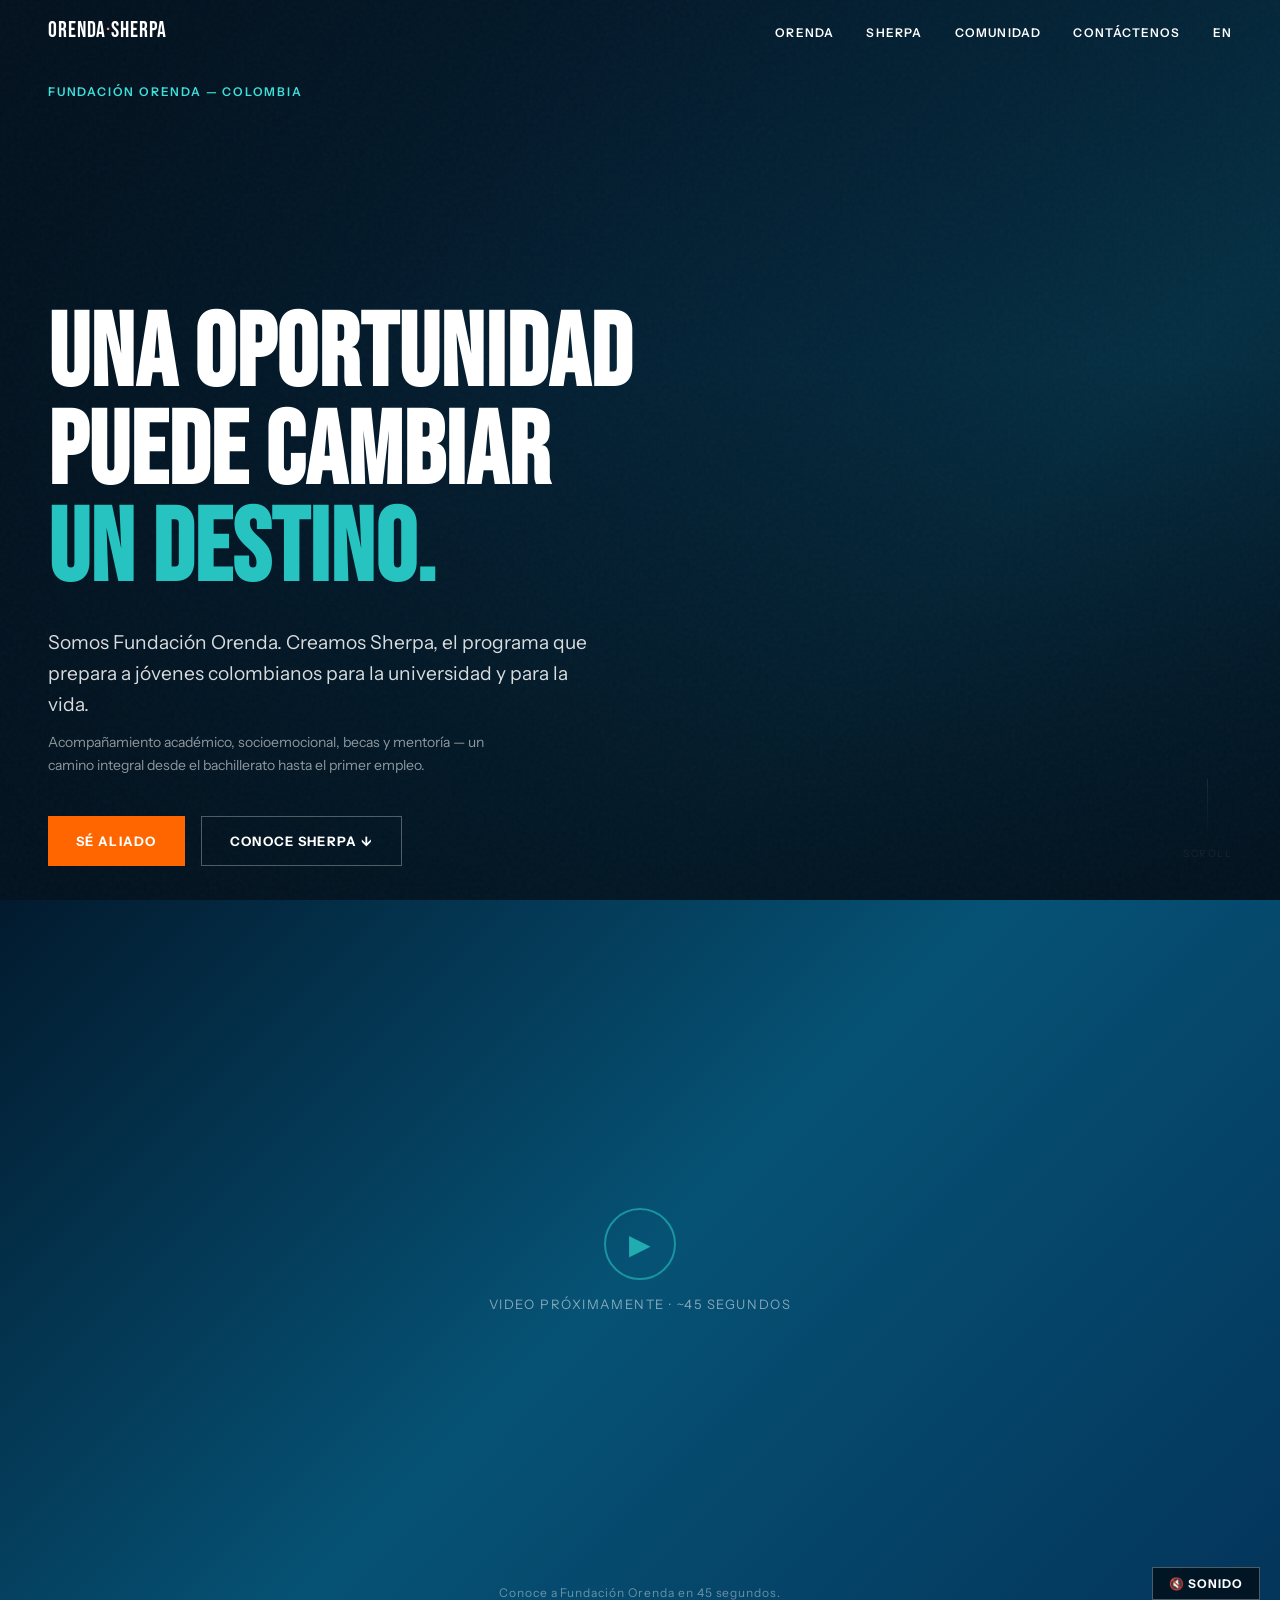
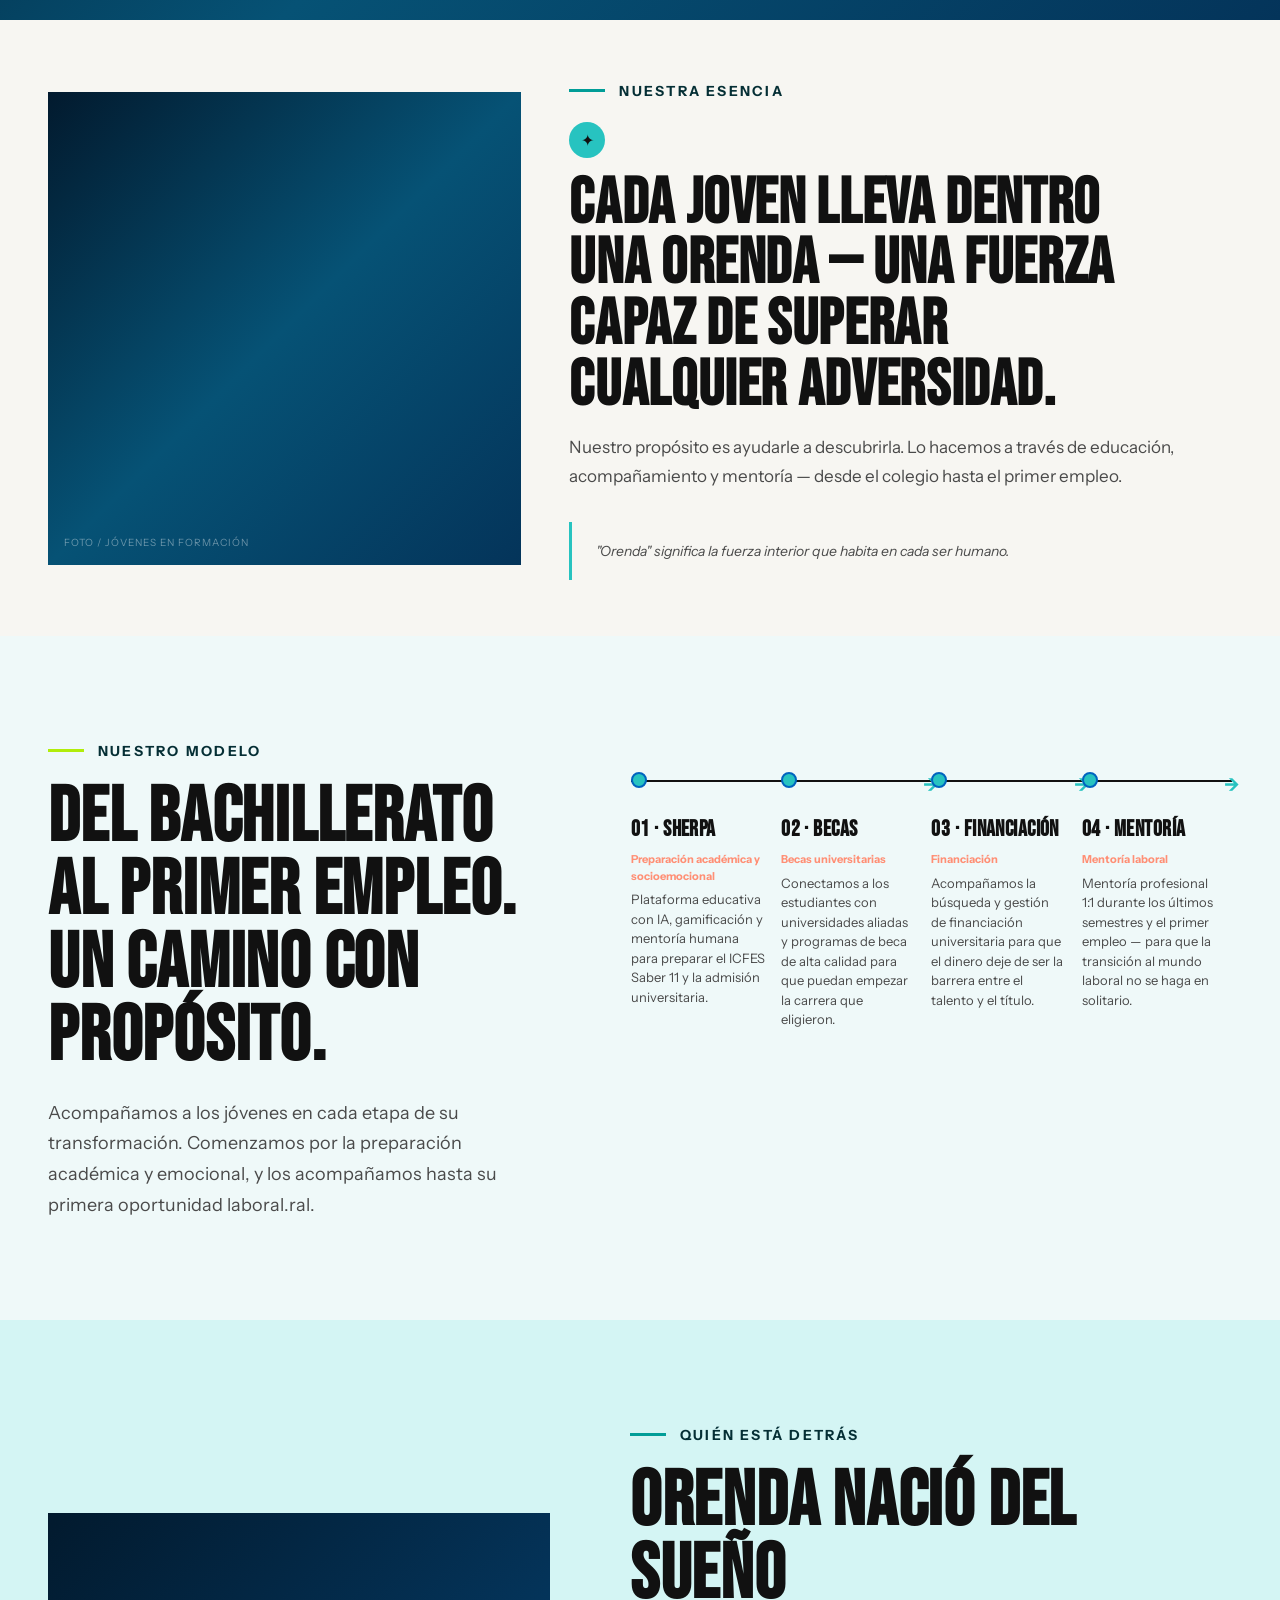
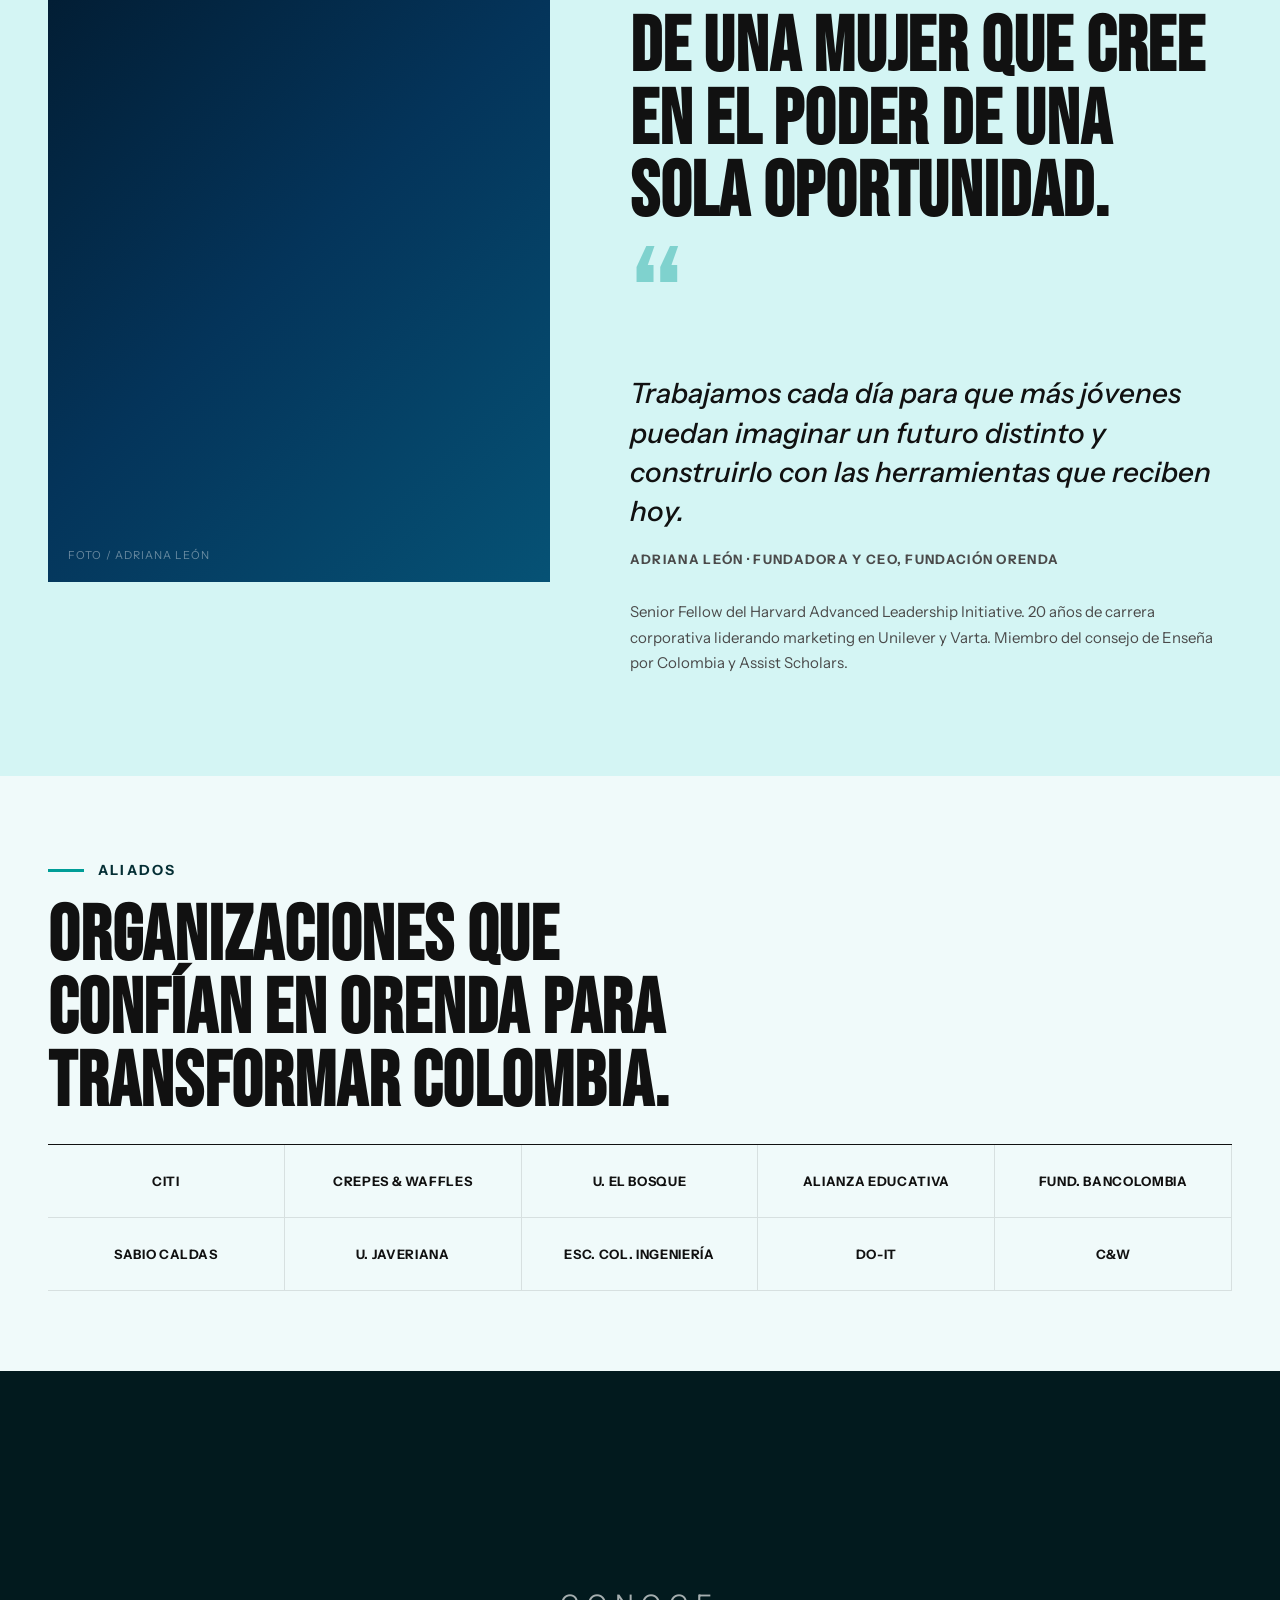
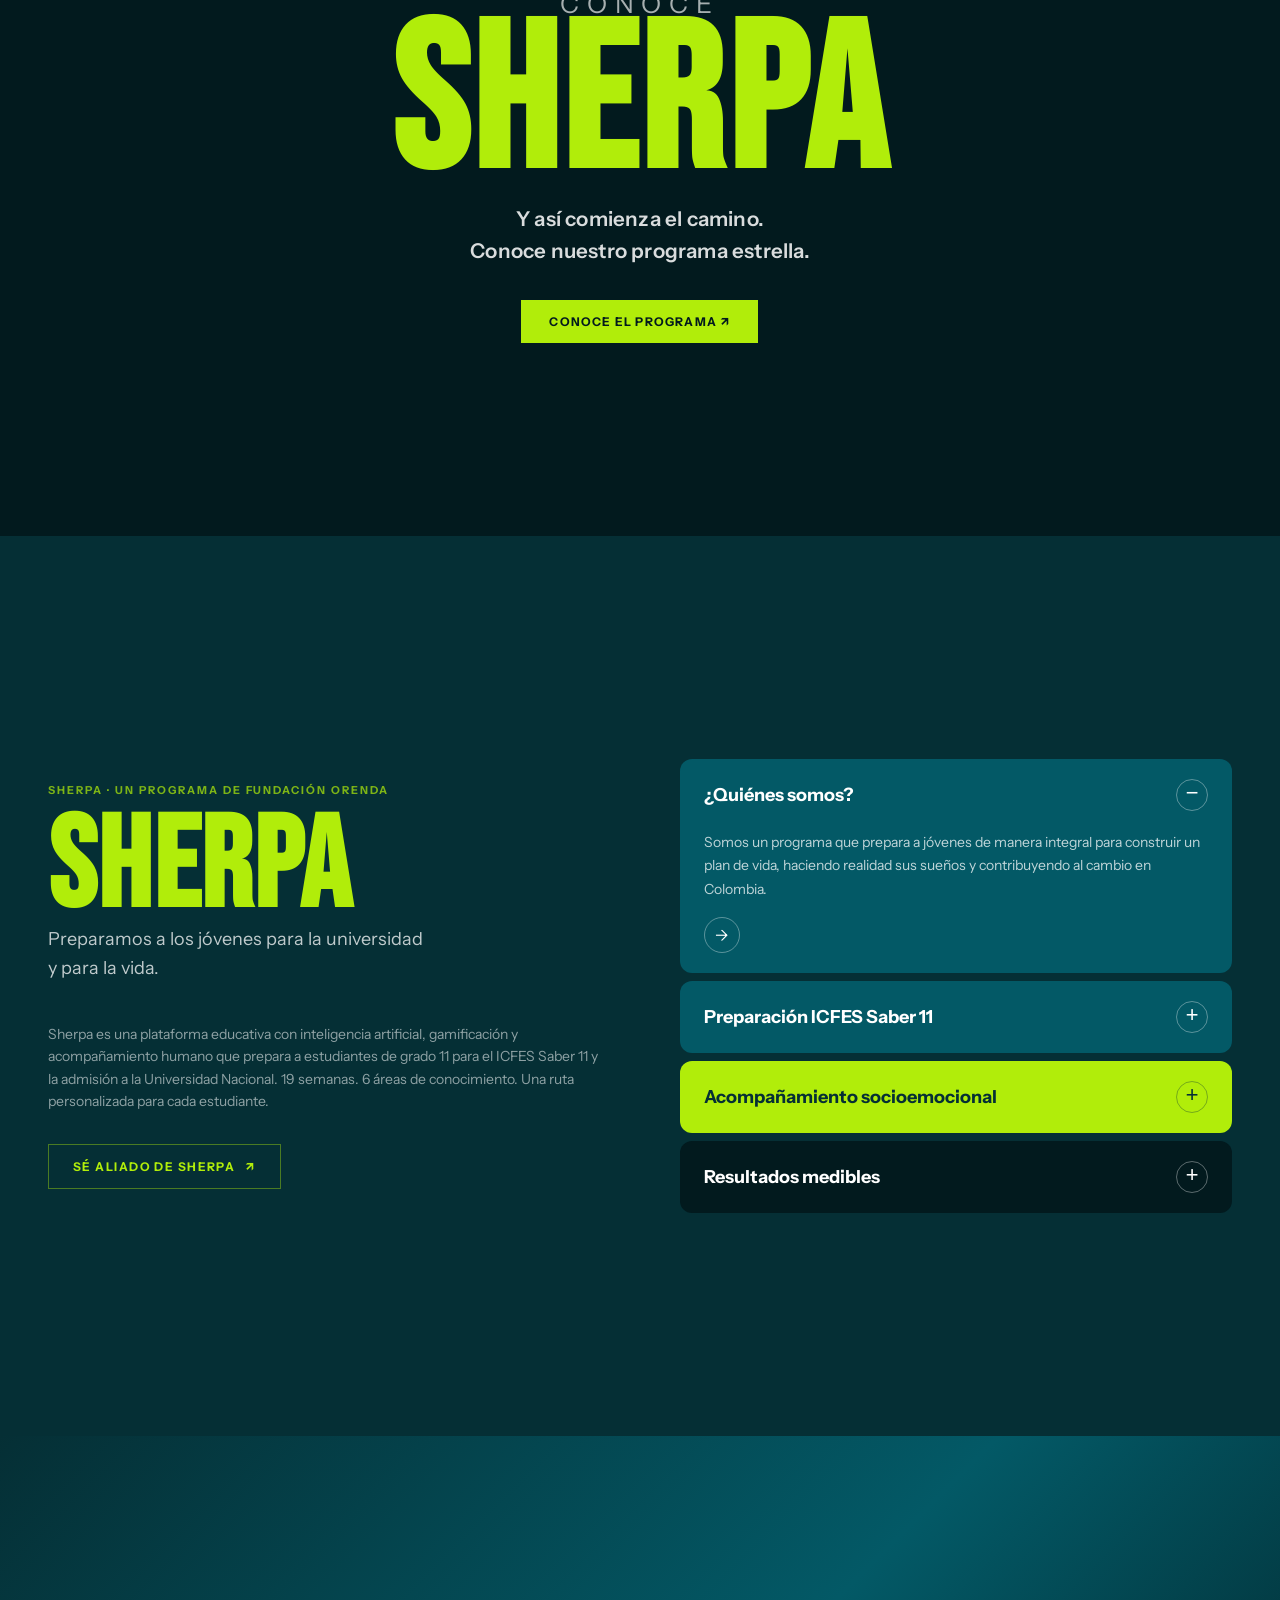
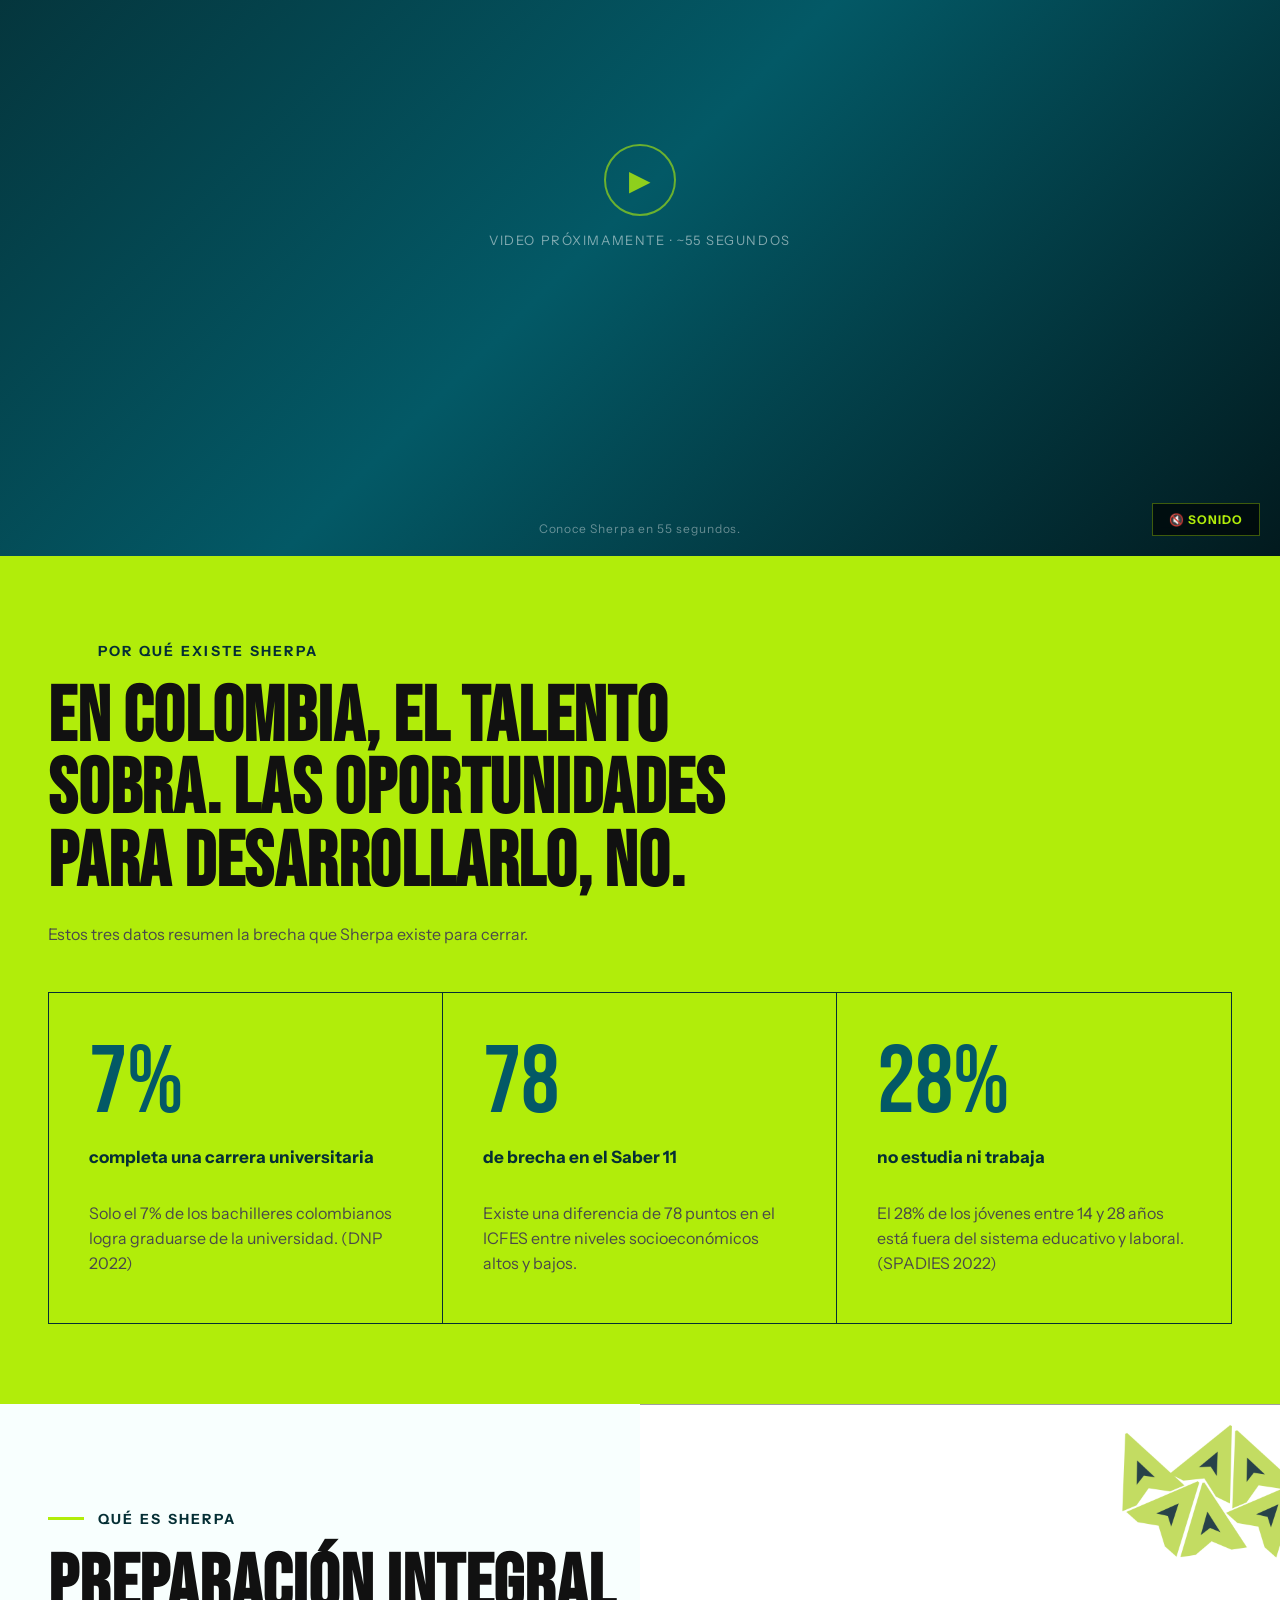
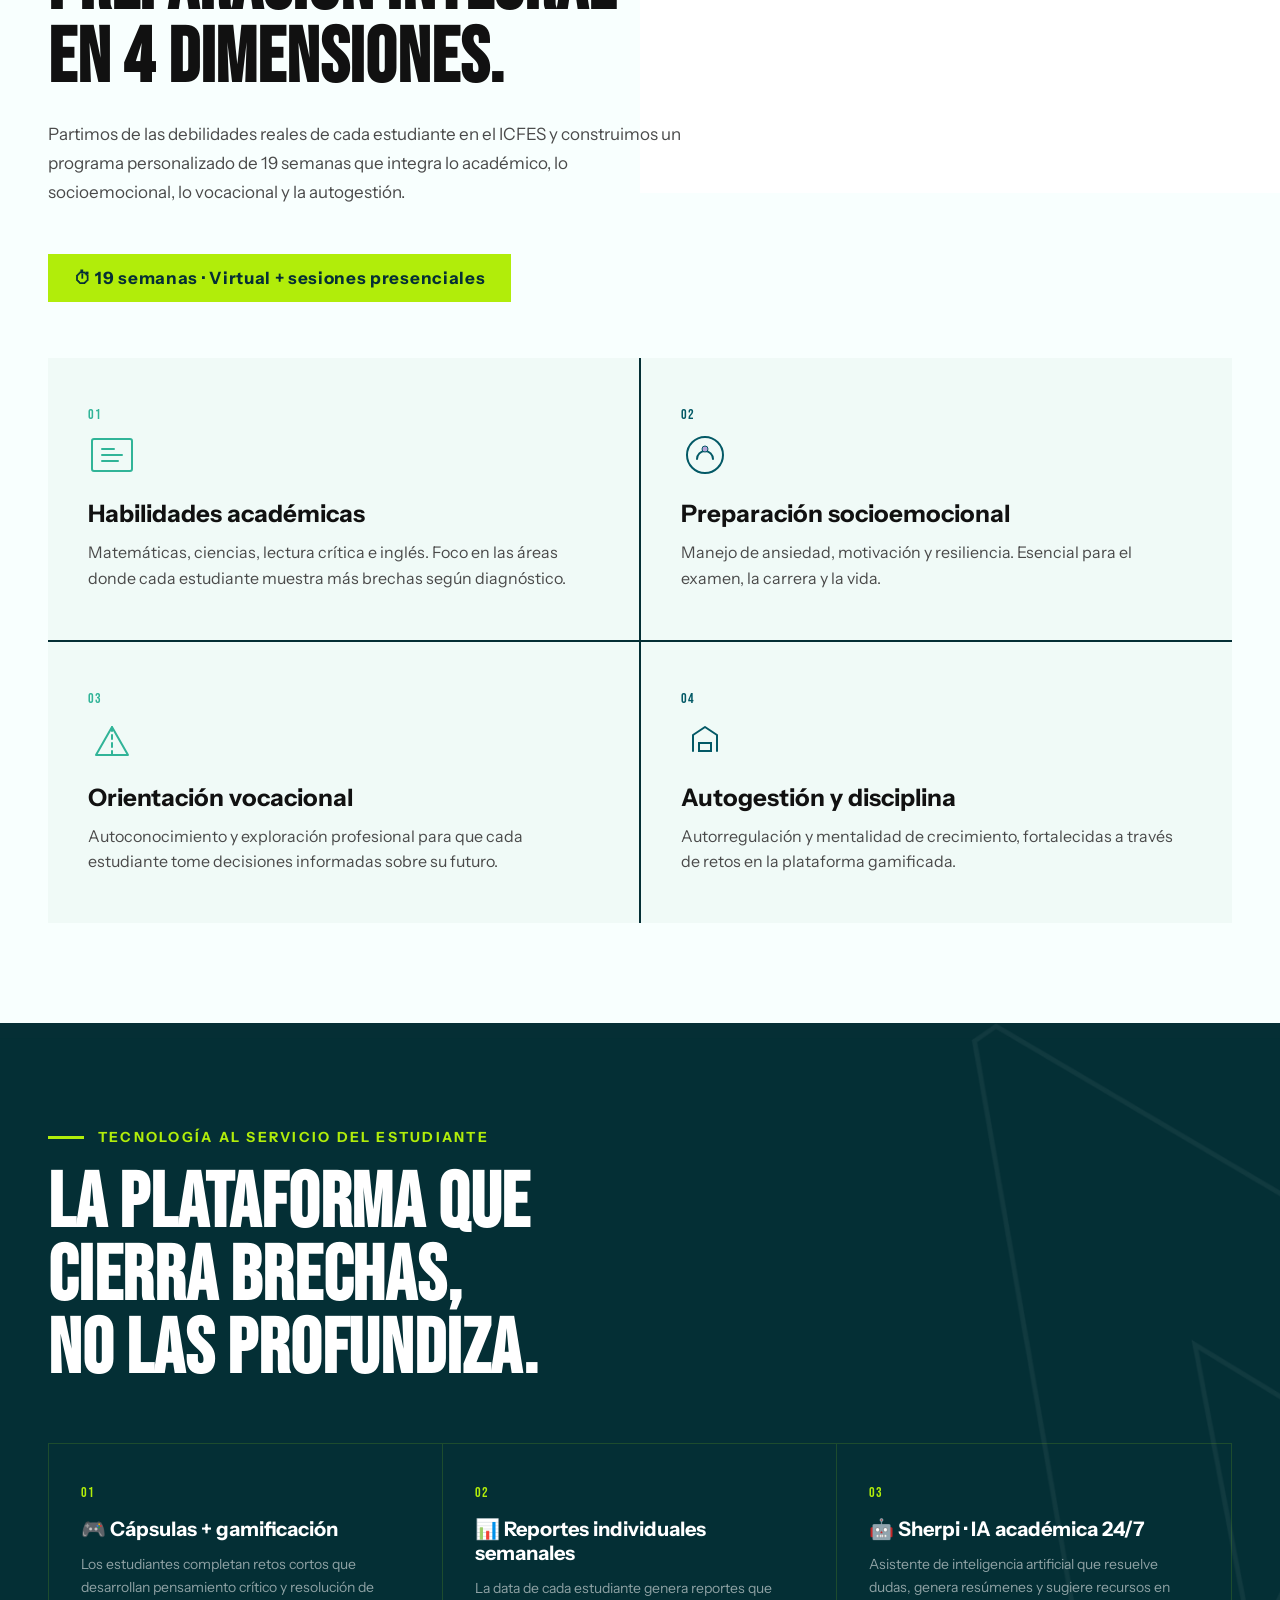
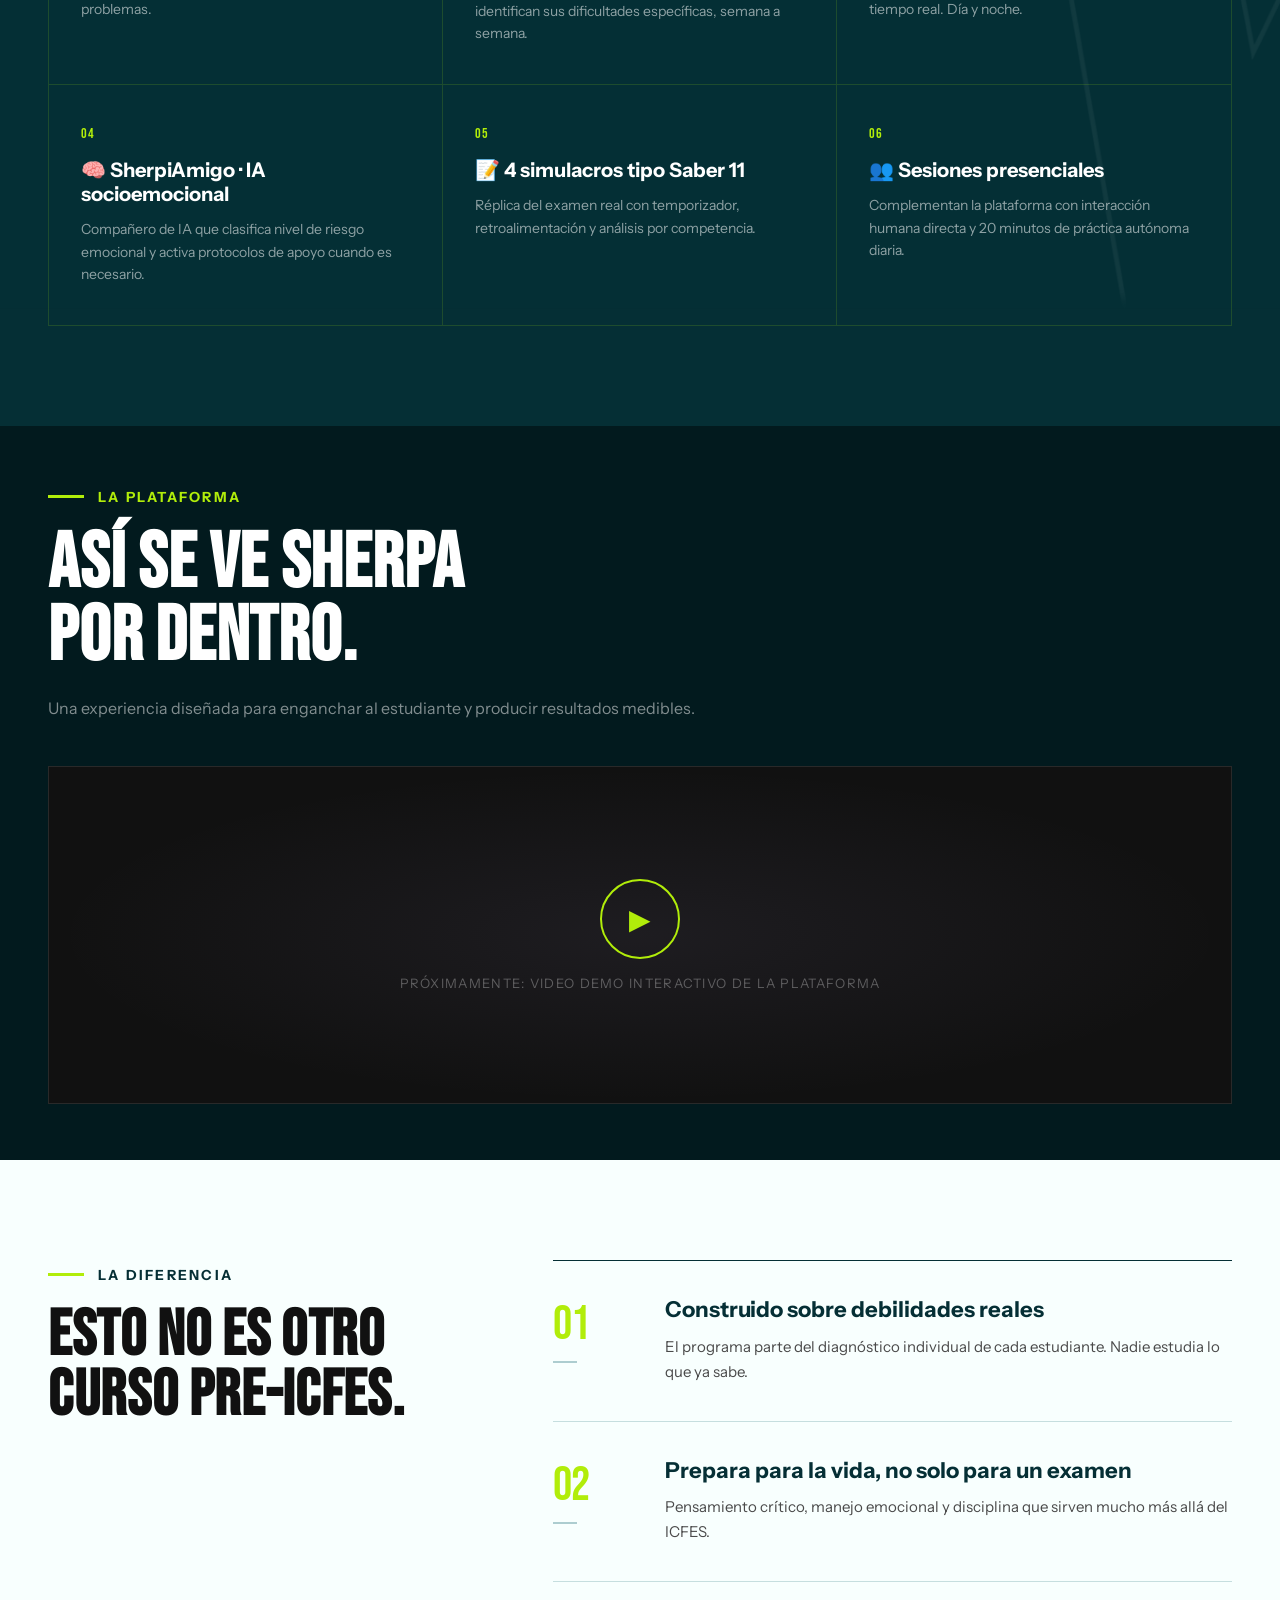
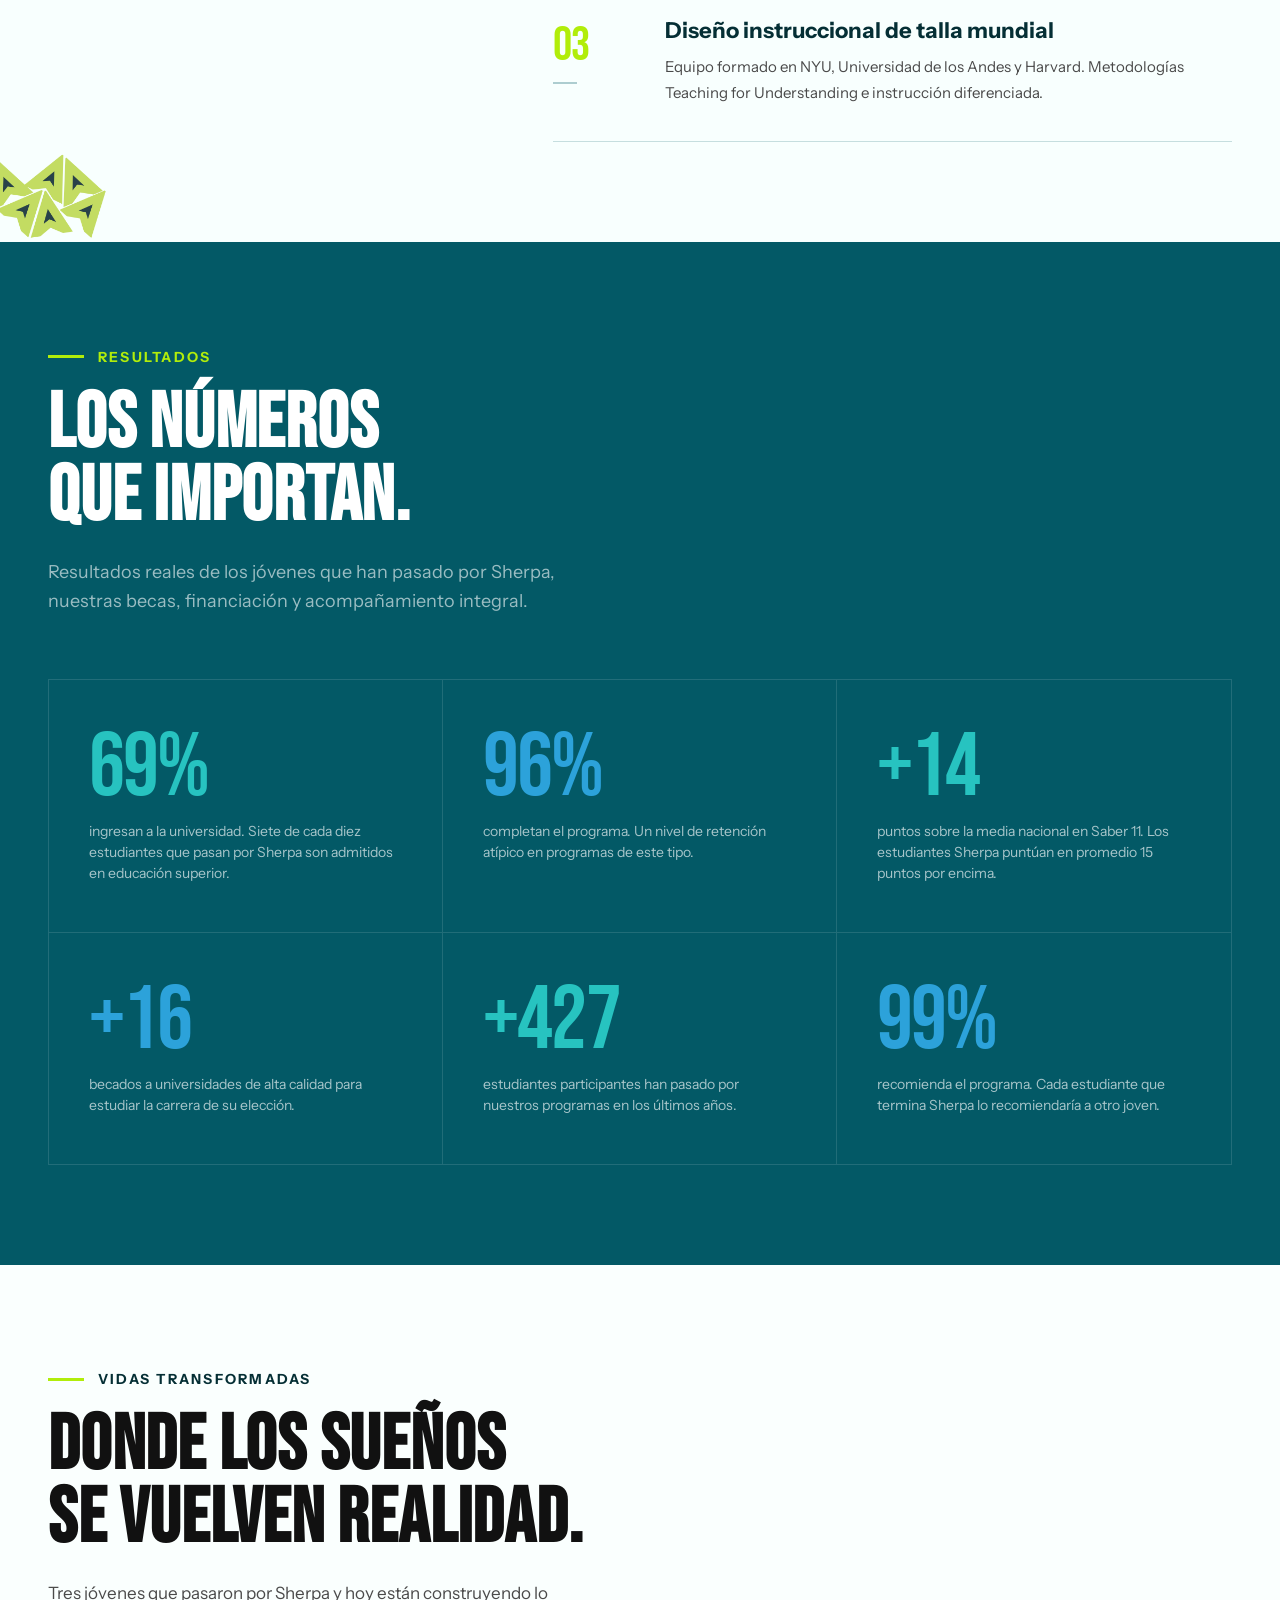
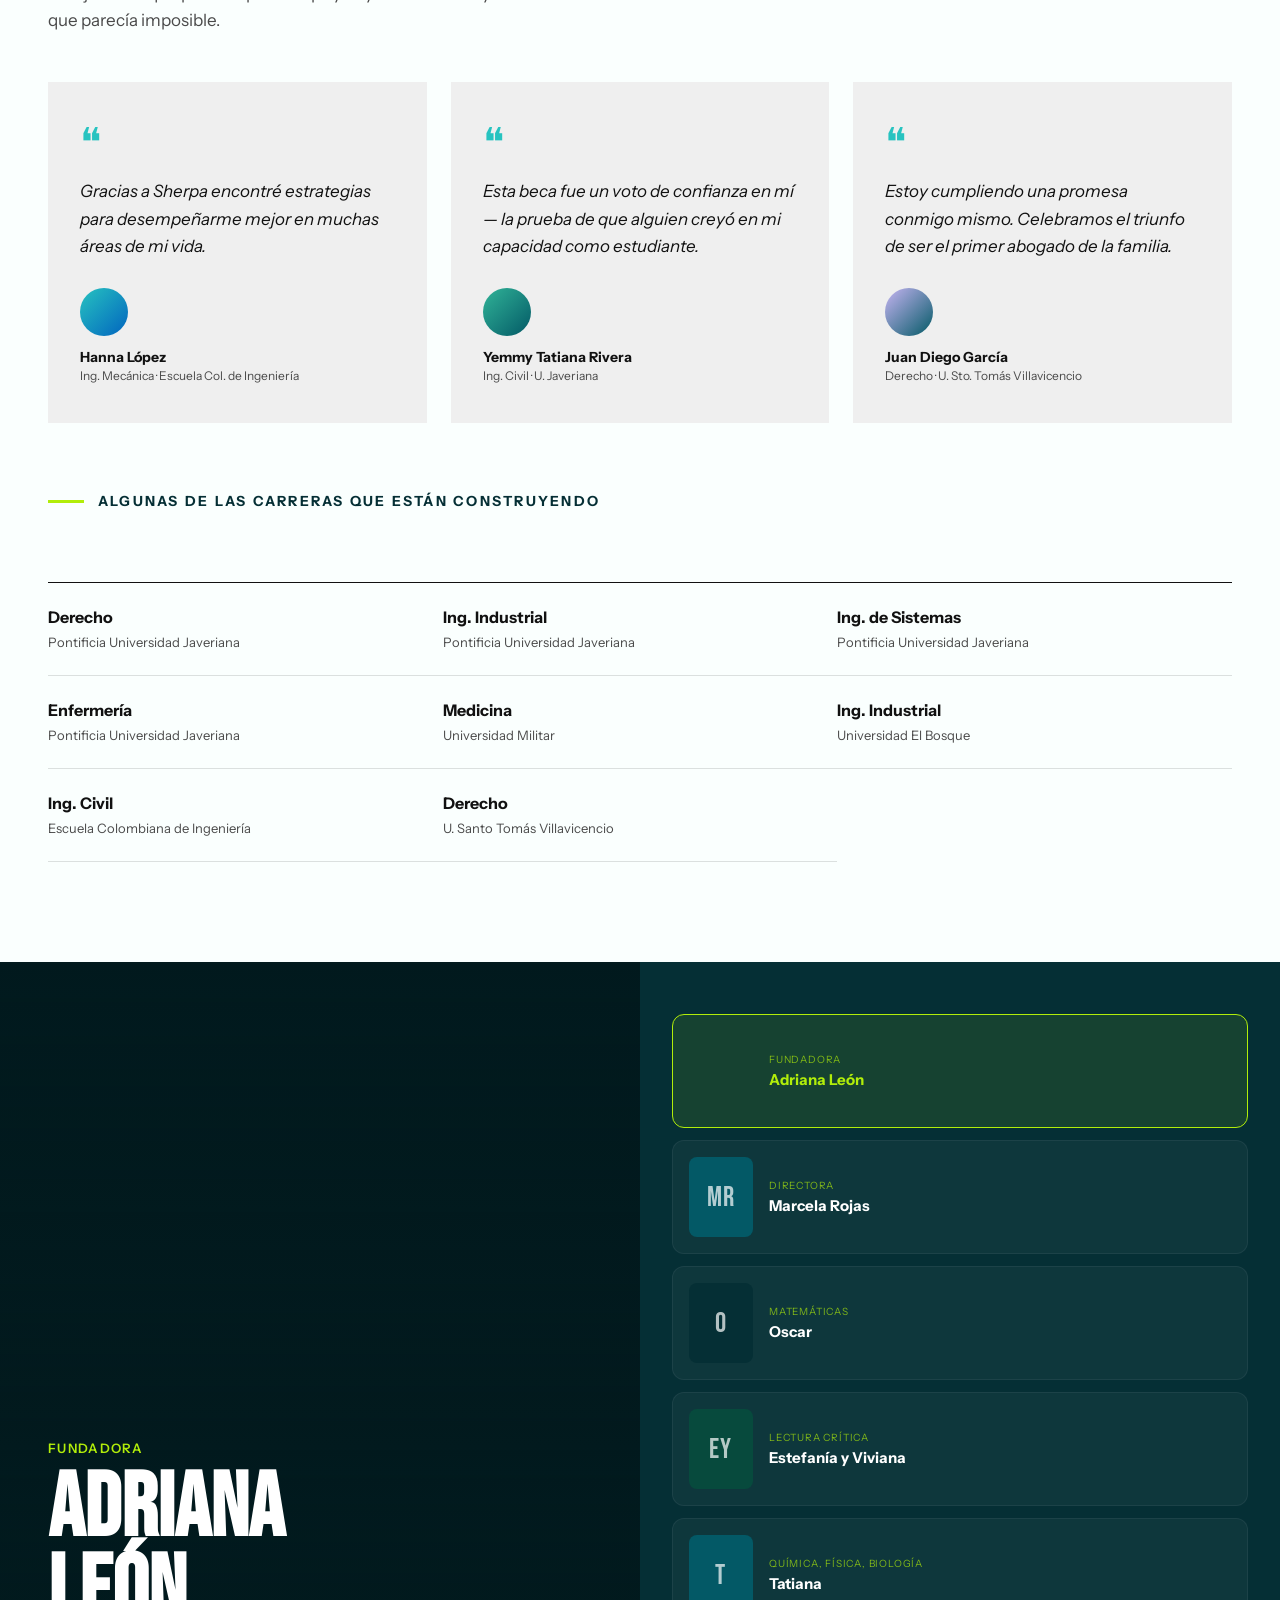
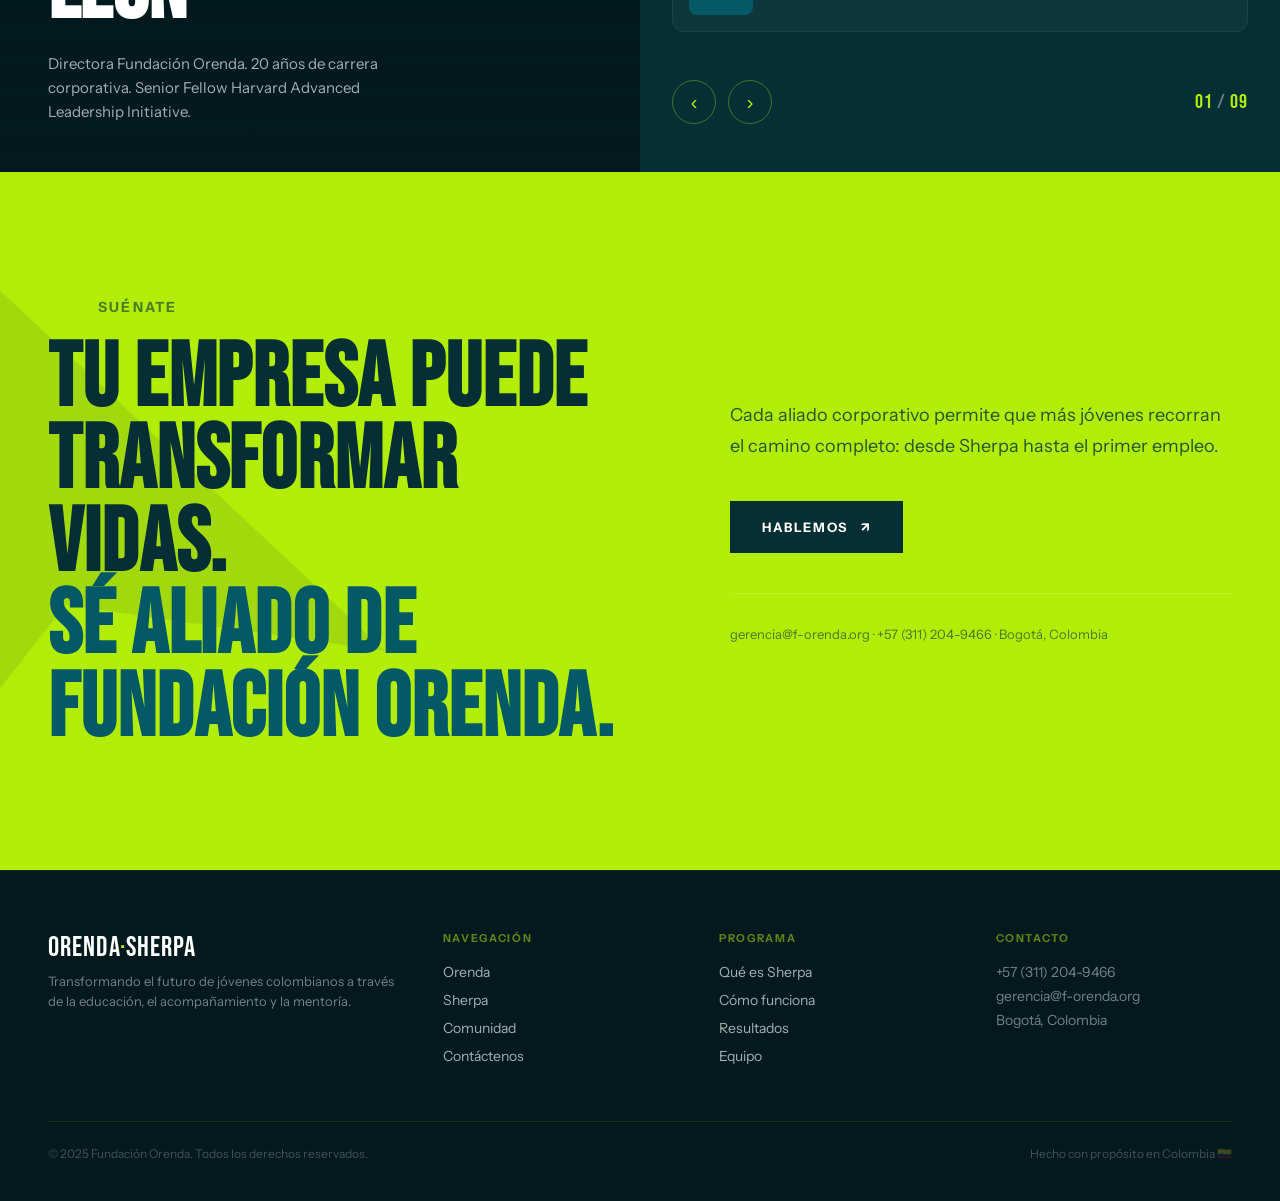
<file: Fundacion Orenda-print.html>
<!DOCTYPE html>
<html lang="es">
<head>
<meta charset="UTF-8">
<meta name="viewport" content="width=device-width, initial-scale=1.0">
<title>Fundación Orenda — Sherpa</title>
<link rel="stylesheet" href="orenda.css">
<link rel="stylesheet" href="orenda-brand.css">
<style>
  @media print {
    @page { size: A4; margin: 1cm; }
    * { -webkit-print-color-adjust: exact !important; print-color-adjust: exact !important; }
    nav, .mobile-menu, .mobile-toggle, #orenda-sound-btn, #sherpa-sound-btn,
    #orenda-video-placeholder, #sherpa-video-placeholder,
    #video-orenda, #video-sherpa { display: none !important; }
    section { break-inside: avoid; page-break-inside: avoid; }
    #hero, #sherpa-hero, #sherpa-divider, #equipo, #cta-final { break-after: page; page-break-after: always; }
    .reveal { opacity: 1 !important; transform: none !important; }
    .marquee, .marquee-track { animation: none !important; }
    body { font-size: 12pt; }
  }
</style>
</head>
<body>

<!-- ── MOBILE MENU ── -->
<div class="mobile-menu" id="mobile-menu">
  <button class="mobile-close" id="mobile-close">✕</button>
  <a href="#mision">Orenda</a>
  <a href="#sherpa">Sherpa</a>
  <a href="#testimonios">Comunidad</a>
  <a href="#cta-final">Contáctenos</a>
  <a href="#cta-final" style="color:var(--peach)">Conviértete en Aliado</a>
</div>

<!-- ── NAV ── -->
<nav id="nav">
  <a href="#" class="nav-logo">Orenda<span>·</span>Sherpa</a>
  <ul class="nav-links">
    <li><a href="#mision">Orenda</a></li>
    <li><a href="#sherpa-hero">Sherpa</a></li>
    <li><a href="#testimonios">Comunidad</a></li>
    <li><a href="#cta-final">Contáctenos</a></li>
    <li><a href="#">EN</a></li>
  </ul>

  <div class="nav-hamburger" id="hamburger">
    <span></span><span></span><span></span>
  </div>
</nav>

<!-- ── HERO ── -->
<section id="hero">
  <div class="hero-photo-hint"></div>
  <div class="hero-bg"></div>
  <div class="hero-grain"></div>
  <div class="hero-label">Fundación Orenda — Colombia</div>
  <div class="hero-content hero-reveal">
    <h1 class="hero-headline">Una oportunidad<br>puede cambiar<br><em>un destino.</em></h1>
    <p class="hero-sub">Somos Fundación Orenda. Creamos Sherpa, el programa que prepara a jóvenes colombianos para la universidad y para la vida.</p>
    <p class="hero-body">Acompañamiento académico, socioemocional, becas y mentoría — un camino integral desde el bachillerato hasta el primer empleo.</p>
    <div class="hero-ctas">
      <a href="mailto:gerencia@f-orenda.org" class="btn-hero">Sé Aliado</a>
      <a href="#sherpa-hero" class="btn-hero-sec">Conoce Sherpa ↓</a>
    </div>

  </div>
  <div class="scroll-indicator">
    <div class="scroll-line"></div>
    <span>Scroll</span>
  </div>
</section>



<!-- ── VIDEO ORENDA ── -->
<section id="video-orenda" style="padding:0;background:#000;position:relative;">
  <video
    id="orenda-video"
    autoplay
    muted
    playsinline
    loop
    style="width:100%;display:block;max-height:80vh;object-fit:cover;display:none;">
  </video>
  <!-- Placeholder mientras no hay video -->
  <div id="orenda-video-placeholder" style="width:100%;aspect-ratio:16/9;background:linear-gradient(135deg,#021A2E 0%,#065275 50%,#04345A 100%);display:flex;flex-direction:column;align-items:center;justify-content:center;gap:16px;cursor:pointer;" onclick="document.getElementById('orenda-video-placeholder').style.display='none'">
    <div style="width:72px;height:72px;border-radius:50%;border:2px solid rgba(39,195,192,0.6);display:flex;align-items:center;justify-content:center;font-size:28px;color:rgba(39,195,192,0.8)">▶</div>
    <p style="color:rgba(255,255,255,0.5);font-size:13px;letter-spacing:0.12em;text-transform:uppercase;font-family:'Instrument Sans',sans-serif">Video próximamente · ~45 segundos</p>
  </div>
  <!-- Sound toggle -->
  <button id="orenda-sound-btn" onclick="toggleOrendaSound()" style="position:absolute;bottom:20px;right:20px;background:rgba(0,0,0,0.6);border:1px solid rgba(255,255,255,0.3);color:#fff;padding:8px 16px;font-size:12px;font-family:'Instrument Sans',sans-serif;font-weight:700;letter-spacing:0.08em;text-transform:uppercase;cursor:pointer;backdrop-filter:blur(4px);">🔇 Sonido</button>
  <p style="position:absolute;bottom:20px;left:0;right:0;text-align:center;color:rgba(255,255,255,0.4);font-size:12px;letter-spacing:0.08em;font-family:'Instrument Sans',sans-serif;pointer-events:none;">Conoce a Fundación Orenda en 45 segundos.</p>
  <script>
    function toggleOrendaSound() {
      var v = document.getElementById('orenda-video');
      var btn = document.getElementById('orenda-sound-btn');
      if (!v) return;
      v.muted = !v.muted;
      btn.textContent = v.muted ? '🔇 Sonido' : '🔊 Silenciar';
    }
    // Autoplay when entering viewport
    var orendaObs = new IntersectionObserver(function(entries) {
      entries.forEach(function(e) {
        var v = document.getElementById('orenda-video');
        if (!v || !v.src) return;
        if (e.isIntersecting) v.play(); else v.pause();
      });
    }, { threshold: 0.3 });
    var ov = document.getElementById('orenda-video');
    if (ov) orendaObs.observe(ov);
  </script>
</section>


<section id="mision">
  <div class="mision-img reveal"></div>
  <div class="reveal reveal-delay-1">
    <div class="section-label">NUESTRA ESENCIA</div>
    <div class="mision-accent">✦</div>
    <h2 class="section-title">Cada joven lleva dentro<br>una orenda — una fuerza<br>capaz de superar<br>cualquier adversidad.</h2>
    <div class="mision-body">
      <p>Nuestro propósito es ayudarle a descubrirla. Lo hacemos a través de educación, acompañamiento y mentoría — desde el colegio hasta el primer empleo.</p>
    </div>
    <div class="mision-quote">"Orenda" significa la fuerza interior que habita en cada ser humano.</div>
  </div>
</section>



<!-- ── MODELO ── -->
<section id="modelo">
  <div class="modelo-intro reveal">
    <div class="section-label">NUESTRO MODELO</div>
    <h2 class="section-title">Del bachillerato al primer empleo.<br>Un camino con propósito.</h2>
    <p>Acompañamos a los jóvenes en cada etapa de su transformación. Comenzamos por la preparación académica y emocional, y los acompañamos hasta su primera oportunidad laboral.ral.</p>
  </div>
  <div class="pathway" style="grid-template-columns: repeat(4,1fr)">
    <div class="pathway-step reveal">
      <div class="pathway-dot"></div>
      <h4>01 · Sherpa</h4>
      <p style="font-size:11px;font-weight:700;color:var(--peach);margin-bottom:6px">Preparación académica y socioemocional</p>
      <p>Plataforma educativa con IA, gamificación y mentoría humana para preparar el ICFES Saber 11 y la admisión universitaria.</p>
    </div>
    <div class="pathway-step reveal reveal-delay-1">
      <div class="pathway-dot"></div>
      <div class="pathway-arrow">→</div>
      <h4>02 · Becas</h4>
      <p style="font-size:11px;font-weight:700;color:var(--peach);margin-bottom:6px">Becas universitarias</p>
      <p>Conectamos a los estudiantes con universidades aliadas y programas de beca de alta calidad para que puedan empezar la carrera que eligieron.</p>
    </div>
    <div class="pathway-step reveal reveal-delay-2">
      <div class="pathway-dot"></div>
      <div class="pathway-arrow">→</div>
      <h4>03 · Financiación</h4>
      <p style="font-size:11px;font-weight:700;color:var(--peach);margin-bottom:6px">Financiación</p>
      <p>Acompañamos la búsqueda y gestión de financiación universitaria para que el dinero deje de ser la barrera entre el talento y el título.</p>
    </div>
    <div class="pathway-step reveal reveal-delay-3">
      <div class="pathway-dot"></div>
      <div class="pathway-arrow">→</div>
      <h4>04 · Mentoría</h4>
      <p style="font-size:11px;font-weight:700;color:var(--peach);margin-bottom:6px">Mentoría laboral</p>
      <p>Mentoría profesional 1:1 durante los últimos semestres y el primer empleo — para que la transición al mundo laboral no se haga en solitario.</p>
    </div>
  </div>
</section>

<!-- ── ADRIANA LEÓN ── -->
<section id="fundadora">
  <div class="fundadora-img reveal"></div>
  <div class="reveal reveal-delay-1">
    <div class="section-label">QUIÉN ESTÁ DETRÁS</div>
    <h2 class="section-title">Orenda nació del sueño<br>de una mujer que cree<br>en el poder de una<br>sola oportunidad.</h2>
    <div class="fundadora-quote-mark">“</div>
    <p class="fundadora-quote">Trabajamos cada día para que más jóvenes puedan imaginar un futuro distinto y construirlo con las herramientas que reciben hoy.</p>
    <div class="fundadora-attribution">Adriana León · Fundadora y CEO, Fundación Orenda</div>
    <p class="fundadora-bio">Senior Fellow del Harvard Advanced Leadership Initiative. 20 años de carrera corporativa liderando marketing en Unilever y Varta. Miembro del consejo de Enseña por Colombia y Assist Scholars.</p>
  </div>
</section>



<!-- ── ALIADOS ── -->
<section id="aliados">
  <div class="reveal">
    <div class="section-label">ALIADOS</div>
    <h2 class="section-title">Organizaciones que<br>confían en Orenda para<br>transformar Colombia.</h2>
  </div>
  <div class="aliados-grid reveal reveal-delay-1">
    <div class="aliado-item">Citi</div>
    <div class="aliado-item">Crepes &amp; Waffles</div>
    <div class="aliado-item">U. El Bosque</div>
    <div class="aliado-item">Alianza Educativa</div>
    <div class="aliado-item">Fund. Bancolombia</div>
    <div class="aliado-item">Sabio Caldas</div>
    <div class="aliado-item">U. Javeriana</div>
    <div class="aliado-item">Esc. Col. Ingeniería</div>
    <div class="aliado-item">DO-IT</div>
    <div class="aliado-item">C&amp;W</div>
  </div>
</section>

<!-- ── SHERPA DIVIDER ── -->
<!-- ── SHERPA DIVIDER ── -->
<section id="sherpa-divider">
  <!-- SVG mountain layers — back to front -->
  <div class="sd3-mountains">
    <svg class="sd3-svg" viewBox="0 0 1440 600" preserveAspectRatio="xMidYMax slice" xmlns="http://www.w3.org/2000/svg">
      <defs>
        <!-- Background sky -->
        <linearGradient id="sd3sky" x1="0" y1="0" x2="0" y2="1">
          <stop offset="0%" stop-color="#010c0e"/>
          <stop offset="60%" stop-color="#021a1e"/>
          <stop offset="100%" stop-color="#031f24"/>
        </linearGradient>
        <!-- Mountain layers -->
        <linearGradient id="sd3m0" x1="0" y1="0" x2="0" y2="1">
          <stop offset="0%" stop-color="#073540" stop-opacity="0.5"/>
          <stop offset="100%" stop-color="#031f24" stop-opacity="0.5"/>
        </linearGradient>
        <linearGradient id="sd3m1" x1="0" y1="0" x2="0" y2="1">
          <stop offset="0%" stop-color="#094050"/>
          <stop offset="100%" stop-color="#031f24"/>
        </linearGradient>
        <linearGradient id="sd3m2" x1="0" y1="0" x2="0" y2="1">
          <stop offset="0%" stop-color="#063540"/>
          <stop offset="100%" stop-color="#021a1e"/>
        </linearGradient>
        <linearGradient id="sd3m3" x1="0" y1="0" x2="0" y2="1">
          <stop offset="0%" stop-color="#042830"/>
          <stop offset="100%" stop-color="#010d10"/>
        </linearGradient>
        <linearGradient id="sd3m4" x1="0" y1="0" x2="0" y2="1">
          <stop offset="0%" stop-color="#031e24"/>
          <stop offset="100%" stop-color="#010d10"/>
        </linearGradient>
        <!-- Fog/mist overlay -->
        <linearGradient id="sd3fog" x1="0" y1="0" x2="0" y2="1">
          <stop offset="0%" stop-color="#021a1e" stop-opacity="0"/>
          <stop offset="40%" stop-color="#021a1e" stop-opacity="0.45"/>
          <stop offset="60%" stop-color="#021a1e" stop-opacity="0.55"/>
          <stop offset="100%" stop-color="#021a1e" stop-opacity="0"/>
        </linearGradient>
        <!-- Lime glow on peak -->
        <radialGradient id="sd3glow" cx="55%" cy="20%" r="30%">
          <stop offset="0%" stop-color="#b1ed0a" stop-opacity="0.12"/>
          <stop offset="100%" stop-color="#b1ed0a" stop-opacity="0"/>
        </radialGradient>
      </defs>

      <!-- Sky -->
      <rect width="1440" height="600" fill="url(#sd3sky)"/>

      <!-- Stars -->
      <circle cx="120" cy="40" r="1" fill="#b1ed0a" opacity="0.5"/>
      <circle cx="280" cy="22" r="0.8" fill="#fff" opacity="0.3"/>
      <circle cx="480" cy="35" r="1.2" fill="#fff" opacity="0.25"/>
      <circle cx="650" cy="18" r="0.8" fill="#b1ed0a" opacity="0.35"/>
      <circle cx="900" cy="28" r="1" fill="#fff" opacity="0.3"/>
      <circle cx="1150" cy="15" r="1.2" fill="#b1ed0a" opacity="0.45"/>
      <circle cx="1350" cy="38" r="0.8" fill="#fff" opacity="0.3"/>

      <!-- Layer 0: very far, faint -->
      <path d="M0,600 L0,350 C120,310 220,270 340,250 C460,230 540,240 620,225 C700,210 760,190 830,175 C900,160 970,165 1040,180 C1110,195 1180,215 1280,240 C1360,260 1410,280 1440,295 L1440,600Z" fill="url(#sd3m0)"/>

      <!-- Layer 1: back mountains -->
      <path d="M0,600 L0,400 C80,370 170,340 260,320 C350,300 420,305 500,290 C580,275 640,255 700,238 C760,221 810,210 870,202 C930,194 990,200 1060,215 C1130,230 1190,250 1270,268 C1350,286 1410,305 1440,318 L1440,600Z" fill="url(#sd3m1)"/>

      <!-- Layer 2: mid mountains, main peak center-right -->
      <path d="M0,600 L0,480 C60,455 130,435 200,418 C270,401 330,400 390,388 C450,376 500,360 555,342 C610,324 655,308 700,292 C745,276 783,262 820,248 C857,234 885,223 920,215 C955,207 990,208 1030,218 C1070,228 1105,245 1150,258 C1195,271 1240,278 1295,292 C1350,306 1405,325 1440,340 L1440,600Z" fill="url(#sd3m2)"/>

      <!-- Layer 3: closer mountains, tall peak left-center -->
      <path d="M0,600 L0,540 C40,520 90,505 140,492 C190,479 235,475 280,465 C325,455 365,443 405,428 C445,413 480,396 515,378 C550,360 578,342 608,322 C638,302 663,282 690,262 C717,242 740,225 766,212 C792,199 816,195 845,200 C874,205 900,220 930,238 C960,256 992,278 1030,295 C1068,312 1110,323 1160,336 C1210,349 1265,362 1320,378 C1375,394 1415,412 1440,425 L1440,600Z" fill="url(#sd3m3)"/>

      <!-- Layer 4: foreground dark -->
      <path d="M0,600 L0,570 C60,555 130,542 200,530 C270,518 330,512 390,502 C450,492 500,480 550,465 C600,450 645,433 690,415 C735,397 772,380 810,362 C848,344 880,328 915,315 C950,302 988,295 1030,295 C1072,295 1110,302 1155,315 C1200,328 1245,346 1295,362 C1345,378 1400,395 1440,408 L1440,600Z" fill="url(#sd3m4)"/>

      <!-- Lime peak accent -->
      <path d="M845,200 L822,220 L832,224 L812,244 L848,234 L862,252 L868,232 L884,230 L860,200Z" fill="#b1ed0a" opacity="0.8"/>

      <!-- Lime glow -->
      <ellipse cx="845" cy="210" rx="180" ry="100" fill="url(#sd3glow)"/>

      <!-- Mist/fog band in center (where text lives) -->
      <rect width="1440" height="600" fill="url(#sd3fog)"/>
    </svg>
  </div>

  <!-- Centered text — overlapping the mountain layers -->
  <div class="sd3-content reveal">
    <div class="sd3-tag">
</div>
    <h2 class="sd3-headline">
      <span class="sd3-h-top">Conoce</span>
      <span class="sd3-h-mid"><em>Sherpa</em></span>
      <span class="sd3-h-bot">Y así comienza el camino.<br>Conoce nuestro programa estrella.</span>
    </h2>
    <a href="#sherpa-hero" class="sd3-cta">Conoce el programa ↗</a>
  </div>
</section>


<!-- ── SHERPA HERO ── -->
<section id="sherpa-hero">
  <!-- Left: headline -->
  <div class="sh-left reveal">
    <div class="sh-left-tag">SHERPA · Un programa de Fundación Orenda</div>
    <h2 class="sh-left-title">Sherpa</h2>
    <p class="sh-left-sub">Preparamos a los jóvenes para la universidad y para la vida.</p>
    <p style="font-size:14px;color:rgba(255,255,255,0.55);margin-bottom:32px;line-height:1.6">Sherpa es una plataforma educativa con inteligencia artificial, gamificación y acompañamiento humano que prepara a estudiantes de grado 11 para el ICFES Saber 11 y la admisión a la Universidad Nacional. 19 semanas. 6 áreas de conocimiento. Una ruta personalizada para cada estudiante.</p>
    <a href="mailto:gerencia@f-orenda.org" class="sh-left-cta">Sé Aliado de Sherpa <span>↗</span></a>
  </div>

  <!-- Right: accordion -->
  <div class="sh-accordion reveal reveal-delay-1">
    <div class="sh-acc-item sh-acc-open" data-acc>
      <button class="sh-acc-header">
        <span>¿Quiénes somos?</span>
        <span class="sh-acc-icon">−</span>
      </button>
      <div class="sh-acc-body">
        <p>Somos un programa que prepara a jóvenes de manera integral para construir un plan de vida, haciendo realidad sus sueños y contribuyendo al cambio en Colombia.</p>
        <a href="#que-es" class="sh-acc-link">→</a>
      </div>
    </div>
    <div class="sh-acc-item" data-acc>
      <button class="sh-acc-header">
        <span>Preparación ICFES Saber 11</span>
        <span class="sh-acc-icon">+</span>
      </button>
      <div class="sh-acc-body">
        <p>Plataforma educativa con IA, gamificación y mentoría humana. 19 semanas, 6 áreas de conocimiento, una ruta personalizada para preparar el ICFES y la admisión a la Universidad Nacional.</p>
        <a href="#como-funciona" class="sh-acc-link">→</a>
      </div>
    </div>
    <div class="sh-acc-item sh-acc-lime" data-acc>
      <button class="sh-acc-header">
        <span>Acompañamiento socioemocional</span>
        <span class="sh-acc-icon">+</span>
      </button>
      <div class="sh-acc-body">
        <p>SherpiAmigo, nuestra IA emocional, clasifica el nivel de riesgo y acompaña al estudiante en el manejo de ansiedad, estrés y motivación. Porque prepararse también es un reto emocional.</p>
        <a href="#que-es" class="sh-acc-link">→</a>
      </div>
    </div>
    <div class="sh-acc-item sh-acc-dark" data-acc>
      <button class="sh-acc-header">
        <span>Resultados medibles</span>
        <span class="sh-acc-icon">+</span>
      </button>
      <div class="sh-acc-body">
        <p>70% ingresa a la universidad. 97% completa el programa. +15 puntos sobre la media nacional en Saber 11. Resultados reales, no promesas.</p>
        <a href="#resultados" class="sh-acc-link">→</a>
      </div>
    </div>
  </div>
</section>

<!-- ── VIDEO SHERPA ── -->
<section id="video-sherpa" style="padding:0;background:#000;position:relative;">
  <video id="sherpa-video" autoplay muted playsinline loop style="width:100%;display:block;max-height:80vh;object-fit:cover;display:none;"></video>
  <div id="sherpa-video-placeholder" style="width:100%;aspect-ratio:16/9;background:linear-gradient(135deg,#052f35 0%,#035966 50%,#021a1e 100%);display:flex;flex-direction:column;align-items:center;justify-content:center;gap:16px;cursor:pointer;" onclick="document.getElementById('sherpa-video-placeholder').style.display='none'">
    <div style="width:72px;height:72px;border-radius:50%;border:2px solid rgba(177,237,10,0.6);display:flex;align-items:center;justify-content:center;font-size:28px;color:rgba(177,237,10,0.8)">▶</div>
    <p style="color:rgba(255,255,255,0.5);font-size:13px;letter-spacing:0.12em;text-transform:uppercase;font-family:'Instrument Sans',sans-serif">Video próximamente · ~55 segundos</p>
  </div>
  <button id="sherpa-sound-btn" onclick="toggleSherpaSound()" style="position:absolute;bottom:20px;right:20px;background:rgba(0,0,0,0.6);border:1px solid rgba(177,237,10,0.35);color:#b1ed0a;padding:8px 16px;font-size:12px;font-family:'Instrument Sans',sans-serif;font-weight:700;letter-spacing:0.08em;text-transform:uppercase;cursor:pointer;backdrop-filter:blur(4px);">🔇 Sonido</button>
  <p style="position:absolute;bottom:20px;left:0;right:0;text-align:center;color:rgba(255,255,255,0.4);font-size:12px;letter-spacing:0.08em;font-family:'Instrument Sans',sans-serif;pointer-events:none;">Conoce Sherpa en 55 segundos.</p>
  <script>
    function toggleSherpaSound() {
      var v = document.getElementById('sherpa-video');
      var btn = document.getElementById('sherpa-sound-btn');
      if (!v) return;
      v.muted = !v.muted;
      btn.textContent = v.muted ? '🔇 Sonido' : '🔊 Silenciar';
    }
    var sherpaObs = new IntersectionObserver(function(entries) {
      entries.forEach(function(e) {
        var v = document.getElementById('sherpa-video');
        if (!v || !v.src) return;
        if (e.isIntersecting) v.play(); else v.pause();
      });
    }, { threshold: 0.3 });
    var sv = document.getElementById('sherpa-video');
    if (sv) sherpaObs.observe(sv);
  </script>
</section>

<!-- ── SHERPA STATS ── -->
<section id="sherpa-stats" style="background-color: rgb(177, 237, 10)">
  <div class="reveal">
    <div class="section-label">POR QUÉ EXISTE SHERPA</div>
    <h2 class="section-title">En Colombia, el talento<br>sobra. Las oportunidades<br>para desarrollarlo, no.</h2>
  </div>
  <p style="font-size:16px;color:var(--dark-gray);max-width:540px;margin-bottom:48px" class="reveal reveal-delay-1">Estos tres datos resumen la brecha que Sherpa existe para cerrar.</p>
  <div class="sherpa-stats-grid">
    <div class="sherpa-stat-card reveal">
      <div class="sherpa-stat-num" data-target="7%">7%</div>
      <div class="sherpa-stat-text"><strong>completa una carrera universitaria</strong><br>Solo el 7% de los bachilleres colombianos logra graduarse de la universidad. (DNP 2022)</div>
    </div>
    <div class="sherpa-stat-card reveal reveal-delay-1">
      <div class="sherpa-stat-num" data-target="78">78<span style="font-size:0.5em">pts</span></div>
      <div class="sherpa-stat-text"><strong>de brecha en el Saber 11</strong><br>Existe una diferencia de 78 puntos en el ICFES entre niveles socioeconómicos altos y bajos.</div>
    </div>
    <div class="sherpa-stat-card reveal reveal-delay-2">
      <div class="sherpa-stat-num" data-target="28%">28%</div>
      <div class="sherpa-stat-text"><strong>no estudia ni trabaja</strong><br>El 28% de los jóvenes entre 14 y 28 años está fuera del sistema educativo y laboral. (SPADIES 2022)</div>
    </div>
  </div>
</section>

<!-- ── QUÉ ES ── -->
<section id="que-es">
  <div class="que-es-intro reveal">
    <div class="section-label">QUÉ ES SHERPA</div>
    <h2 class="section-title">Preparación integral<br>en 4 dimensiones.</h2>
    <p style="font-size:17px;line-height:1.7;color:var(--dark-gray);margin-top:16px">Partimos de las debilidades reales de cada estudiante en el ICFES y construimos un programa personalizado de 19 semanas que integra lo académico, lo socioemocional, lo vocacional y la autogestión.</p>
  </div>
  <div class="que-es-badge reveal reveal-delay-1">⏱ 19 semanas · Virtual + sesiones presenciales</div>
  <div class="dimensiones-grid">
    <div class="dimension-card reveal">
      <div class="dimension-num">01</div>
      <div class="dimension-icon">
        <svg viewBox="0 0 48 48" fill="none" xmlns="http://www.w3.org/2000/svg">
          <rect x="4" y="8" width="40" height="32" rx="2" stroke="#FF8F75" stroke-width="2"/>
          <path d="M14 24h20M14 18h12M14 30h16" stroke="#FF8F75" stroke-width="2" stroke-linecap="round"/>
        </svg>
      </div>
      <h3 class="dimension-title">Habilidades académicas</h3>
      <p class="dimension-body">Matemáticas, ciencias, lectura crítica e inglés. Foco en las áreas donde cada estudiante muestra más brechas según diagnóstico.</p>
    </div>
    <div class="dimension-card reveal reveal-delay-1">
      <div class="dimension-num">02</div>
      <div class="dimension-icon">
        <svg viewBox="0 0 48 48" fill="none" xmlns="http://www.w3.org/2000/svg">
          <circle cx="24" cy="24" r="18" stroke="#B5A3D8" stroke-width="2"/>
          <path d="M16 28c0-4.4 3.6-8 8-8s8 3.6 8 8" stroke="#B5A3D8" stroke-width="2" stroke-linecap="round"/>
          <circle cx="24" cy="18" r="3" fill="#B5A3D8"/>
        </svg>
      </div>
      <h3 class="dimension-title">Preparación socioemocional</h3>
      <p class="dimension-body">Manejo de ansiedad, motivación y resiliencia. Esencial para el examen, la carrera y la vida.</p>
    </div>
    <div class="dimension-card reveal">
      <div class="dimension-num">03</div>
      <div class="dimension-icon">
        <svg viewBox="0 0 48 48" fill="none" xmlns="http://www.w3.org/2000/svg">
          <path d="M8 40L24 12l16 28H8z" stroke="#FF8F75" stroke-width="2" stroke-linejoin="round"/>
          <path d="M24 12v28" stroke="#FF8F75" stroke-width="2" stroke-linecap="round" stroke-dasharray="4 4"/>
        </svg>
      </div>
      <h3 class="dimension-title">Orientación vocacional</h3>
      <p class="dimension-body">Autoconocimiento y exploración profesional para que cada estudiante tome decisiones informadas sobre su futuro.</p>
    </div>
    <div class="dimension-card reveal reveal-delay-1">
      <div class="dimension-num">04</div>
      <div class="dimension-icon">
        <svg viewBox="0 0 48 48" fill="none" xmlns="http://www.w3.org/2000/svg">
          <path d="M12 36V20l12-8 12 8v16" stroke="#B5A3D8" stroke-width="2" stroke-linecap="round" stroke-linejoin="round"/>
          <rect x="18" y="28" width="12" height="8" stroke="#B5A3D8" stroke-width="2"/>
        </svg>
      </div>
      <h3 class="dimension-title">Autogestión y disciplina</h3>
      <p class="dimension-body">Autorregulación y mentalidad de crecimiento, fortalecidas a través de retos en la plataforma gamificada.</p>
    </div>
  </div>
</section>

<!-- ── CÓMO FUNCIONA ── -->
<section id="como-funciona">
  <div class="reveal">
    <div class="section-label">TECNOLOGÍA AL SERVICIO DEL ESTUDIANTE</div>
    <h2 class="section-title">La plataforma que<br>cierra brechas,<br>no las profundiza.</h2>
  </div>
  <div class="features-grid">
    <div class="feature-card reveal">
      <div class="feature-num">01</div>
      <h3 class="feature-title">🎮 Cápsulas + gamificación</h3>
      <p class="feature-body">Los estudiantes completan retos cortos que desarrollan pensamiento crítico y resolución de problemas.</p>
    </div>
    <div class="feature-card reveal reveal-delay-1">
      <div class="feature-num">02</div>
      <h3 class="feature-title">📊 Reportes individuales semanales</h3>
      <p class="feature-body">La data de cada estudiante genera reportes que identifican sus dificultades específicas, semana a semana.</p>
    </div>
    <div class="feature-card reveal reveal-delay-2">
      <div class="feature-num">03</div>
      <h3 class="feature-title">🤖 Sherpi · IA académica 24/7</h3>
      <p class="feature-body">Asistente de inteligencia artificial que resuelve dudas, genera resúmenes y sugiere recursos en tiempo real. Día y noche.</p>
    </div>
    <div class="feature-card reveal">
      <div class="feature-num">04</div>
      <h3 class="feature-title">🧠 SherpiAmigo · IA socioemocional</h3>
      <p class="feature-body">Compañero de IA que clasifica nivel de riesgo emocional y activa protocolos de apoyo cuando es necesario.</p>
    </div>
    <div class="feature-card reveal reveal-delay-1">
      <div class="feature-num">05</div>
      <h3 class="feature-title">📝 4 simulacros tipo Saber 11</h3>
      <p class="feature-body">Réplica del examen real con temporizador, retroalimentación y análisis por competencia.</p>
    </div>
    <div class="feature-card reveal reveal-delay-2">
      <div class="feature-num">06</div>
      <h3 class="feature-title">👥 Sesiones presenciales</h3>
      <p class="feature-body">Complementan la plataforma con interacción humana directa y 20 minutos de práctica autónoma diaria.</p>
    </div>
  </div>
</section>

<!-- ── PLATAFORMA ── -->
<section id="plataforma">
  <div class="reveal">
    <div class="section-label">LA PLATAFORMA</div>
    <h2 class="section-title" style="color:var(--white)">Así se ve Sherpa<br>por dentro.</h2>
  </div>
  <p class="plataforma-sub reveal reveal-delay-1">Una experiencia diseñada para enganchar al estudiante y producir resultados medibles.</p>
  <div class="video-placeholder reveal reveal-delay-2">
    <div class="play-btn">▶</div>
    <p>PRÓXIMAMENTE: VIDEO DEMO INTERACTIVO DE LA PLATAFORMA</p>
  </div>
</section>

<!-- ── DIFERENCIADORES ── -->
<section id="diferenciadores">
  <div class="dif-header reveal">
    <div class="section-label">LA DIFERENCIA</div>
    <h2 class="section-title">Esto no es otro<br>curso pre-ICFES.</h2>
  </div>
  <div class="dif-items">
    <div class="dif-item reveal">
      <div class="dif-item-left">
        <span class="dif-num">01</span>
        <div class="dif-line"></div>
      </div>
      <div class="dif-item-right">
        <h3 class="dif-title">Construido sobre debilidades reales</h3>
        <p class="dif-body">El programa parte del diagnóstico individual de cada estudiante. Nadie estudia lo que ya sabe.</p>
      </div>
    </div>
    <div class="dif-item reveal reveal-delay-1">
      <div class="dif-item-left">
        <span class="dif-num">02</span>
        <div class="dif-line"></div>
      </div>
      <div class="dif-item-right">
        <h3 class="dif-title">Prepara para la vida, no solo para un examen</h3>
        <p class="dif-body">Pensamiento crítico, manejo emocional y disciplina que sirven mucho más allá del ICFES.</p>
      </div>
    </div>
    <div class="dif-item reveal reveal-delay-2">
      <div class="dif-item-left">
        <span class="dif-num">03</span>
        <div class="dif-line"></div>
      </div>
      <div class="dif-item-right">
        <h3 class="dif-title">Diseño instruccional de talla mundial</h3>
        <p class="dif-body">Equipo formado en NYU, Universidad de los Andes y Harvard. Metodologías Teaching for Understanding e instrucción diferenciada.</p>
      </div>
    </div>
  </div>
</section>

<!-- ── RESULTADOS ── -->
<section id="resultados">
  <div class="reveal">
    <div class="section-label">RESULTADOS</div>
    <h2 class="section-title">Los números<br>que importan.</h2>
  </div>
  <p class="impacto-sub reveal reveal-delay-1">Resultados reales de los jóvenes que han pasado por Sherpa, nuestras becas, financiación y acompañamiento integral.</p>
  <div class="impacto-grid">
    <div class="stat-card reveal">
      <div class="stat-number" data-target="70%">70%</div>
      <div class="stat-label">ingresan a la universidad. Siete de cada diez estudiantes que pasan por Sherpa son admitidos en educación superior.</div>
    </div>
    <div class="stat-card reveal reveal-delay-1">
      <div class="stat-number lav" data-target="97%">97%</div>
      <div class="stat-label">completan el programa. Un nivel de retención atípico en programas de este tipo.</div>
    </div>
    <div class="stat-card reveal reveal-delay-2">
      <div class="stat-number" data-target="+15">+15</div>
      <div class="stat-label">puntos sobre la media nacional en Saber 11. Los estudiantes Sherpa puntúan en promedio 15 puntos por encima.</div>
    </div>
    <div class="stat-card reveal">
      <div class="stat-number lav" data-target="+17">+17</div>
      <div class="stat-label">becados a universidades de alta calidad para estudiar la carrera de su elección.</div>
    </div>
    <div class="stat-card reveal reveal-delay-1">
      <div class="stat-number" data-target="+430">+430</div>
      <div class="stat-label">estudiantes participantes han pasado por nuestros programas en los últimos años.</div>
    </div>
    <div class="stat-card reveal reveal-delay-2">
      <div class="stat-number lav" data-target="100%">100%</div>
      <div class="stat-label">recomienda el programa. Cada estudiante que termina Sherpa lo recomiendaría a otro joven.</div>
    </div>
  </div>
</section>

<!-- ── TESTIMONIOS + CARRERAS ── -->
<section id="testimonios">
  <div class="reveal">
    <div class="section-label">VIDAS TRANSFORMADAS</div>
    <h2 class="section-title">Donde los sueños<br>se vuelven realidad.</h2>
    <p style="font-size:17px;color:var(--dark-gray);max-width:520px;margin-top:16px;line-height:1.6">Tres jóvenes que pasaron por Sherpa y hoy están construyendo lo que parecía imposible.</p>
  </div>
  <div class="testimonios-grid">
    <div class="testimonio-card reveal">
      <div class="testimonio-accent">❝</div>
      <p class="testimonio-text">Gracias a Sherpa encontré estrategias para desempeñarme mejor en muchas áreas de mi vida.</p>
      <div class="testimonio-avatar"></div>
      <div class="testimonio-name">Hanna López</div>
      <div class="testimonio-role">Ing. Mecánica · Escuela Col. de Ingeniería</div>
    </div>
    <div class="testimonio-card reveal reveal-delay-1">
      <div class="testimonio-accent">❝</div>
      <p class="testimonio-text">Esta beca fue un voto de confianza en mí — la prueba de que alguien creyó en mi capacidad como estudiante.</p>
      <div class="testimonio-avatar" style="background:linear-gradient(135deg,#31b498,#035966)"></div>
      <div class="testimonio-name">Yemmy Tatiana Rivera</div>
      <div class="testimonio-role">Ing. Civil · U. Javeriana</div>
    </div>
    <div class="testimonio-card reveal reveal-delay-2">
      <div class="testimonio-accent">❝</div>
      <p class="testimonio-text">Estoy cumpliendo una promesa conmigo mismo. Celebramos el triunfo de ser el primer abogado de la familia.</p>
      <div class="testimonio-avatar" style="background:linear-gradient(135deg,#c7b5f3,#035966)"></div>
      <div class="testimonio-name">Juan Diego García</div>
      <div class="testimonio-role">Derecho · U. Sto. Tomás Villavicencio</div>
    </div>
  </div>
  <div class="reveal" style="margin-top:64px">
    <div class="section-label" style="margin-bottom:24px">ALGUNAS DE LAS CARRERAS QUE ESTÁN CONSTRUYENDO</div>
    <div class="carreras-grid">
      <div class="carrera-item"><h4>Derecho</h4><span>Pontificia Universidad Javeriana</span></div>
      <div class="carrera-item"><h4>Ing. Industrial</h4><span>Pontificia Universidad Javeriana</span></div>
      <div class="carrera-item"><h4>Ing. de Sistemas</h4><span>Pontificia Universidad Javeriana</span></div>
      <div class="carrera-item"><h4>Enfermería</h4><span>Pontificia Universidad Javeriana</span></div>
      <div class="carrera-item"><h4>Medicina</h4><span>Universidad Militar</span></div>
      <div class="carrera-item"><h4>Ing. Industrial</h4><span>Universidad El Bosque</span></div>
      <div class="carrera-item"><h4>Ing. Civil</h4><span>Escuela Colombiana de Ingeniería</span></div>
      <div class="carrera-item"><h4>Derecho</h4><span>U. Santo Tomás Villavicencio</span></div>
    </div>
  </div>
</section>


<section id="equipo">
  <div class="eq-hero">
    <!-- Left: active member info -->
    <div class="eq-left">
      <div class="eq-bg" id="eq-bg"></div>
      <div class="eq-overlay"></div>
      <div class="eq-left-content">
        <div class="section-label eq-label">QUIÉNES LO CONSTRUYEN</div>
        <div class="eq-role" id="eq-role">Ph.D Teaching Learning · NYU</div>
        <h2 class="eq-name" id="eq-name">María Angela<br>Crane</h2>
        <p class="eq-bio" id="eq-bio">Educadores, científicos de datos e ingenieros con formación en NYU, Andes y Harvard, dedicados a que cada estudiante llegue más lejos.</p>
      </div>
    </div>

    <!-- Right: scrollable cards -->
    <div class="eq-right">
      <div class="eq-cards-wrap">
        <div class="eq-cards" id="eq-cards">
          <!-- Cards injected by JS -->
        </div>
      </div>
      <div class="eq-nav">
        <button class="eq-btn" id="eq-prev">‹</button>
        <button class="eq-btn" id="eq-next">›</button>
        <div class="eq-counter"><span id="eq-cur">01</span> / <span id="eq-tot">10</span></div>
      </div>
    </div>
  </div>
</section>

<!-- ── CTA FINAL ── -->
<section id="cta-final">
  <div class="reveal">
    <div class="section-label">SUÉNATE</div>
    <h2 class="cta-title">Tu empresa puede<br>transformar vidas.<br><em style="font-style:normal">Sé aliado de<br>Fundación Orenda.</em></h2>
  </div>
  <div class="reveal reveal-delay-1">
    <p class="cta-body">Cada aliado corporativo permite que más jóvenes recorran el camino completo: desde Sherpa hasta el primer empleo.</p>
    <a href="mailto:gerencia@f-orenda.org" class="btn-cta">Hablemos <span class="arrow">↗</span></a>
    <div style="margin-top:40px;padding-top:32px;border-top:1px solid rgba(255,255,255,0.15)">
      <p style="font-size:13px;color:rgba(255,255,255,0.5)">gerencia@f-orenda.org · +57 (311) 204-9466 · Bogotá, Colombia</p>
    </div>
  </div>
</section>


<footer>
  <div class="footer-grid">
    <div>
      <div class="footer-logo">Orenda<span>·</span>Sherpa</div>
      <p class="footer-tagline">Transformando el futuro de jóvenes colombianos a través de la educación, el acompañamiento y la mentoría.</p>
    </div>
    <div class="footer-col">
      <h5>Navegación</h5>
      <ul>
        <li><a href="#mision">Orenda</a></li>
        <li><a href="#sherpa-hero">Sherpa</a></li>
        <li><a href="#testimonios">Comunidad</a></li>
        <li><a href="#cta-final">Contáctenos</a></li>
      </ul>
    </div>
    <div class="footer-col">
      <h5>Programa</h5>
      <ul>
        <li><a href="#que-es">Qué es Sherpa</a></li>
        <li><a href="#como-funciona">Cómo funciona</a></li>
        <li><a href="#resultados">Resultados</a></li>
        <li><a href="#equipo">Equipo</a></li>
      </ul>
    </div>
    <div class="footer-col">
      <h5>Contacto</h5>
      <p>+57 (311) 204-9466<br>gerencia@f-orenda.org<br>Bogotá, Colombia</p>
    </div>
  </div>
  <div class="footer-bottom">
    <p>© 2025 Fundación Orenda. Todos los derechos reservados.</p>
    <p>Hecho con propósito en Colombia 🇨🇴</p>
  </div>
</footer>

<script src="orenda.js"></script>
<script>
  (async function() {
    try { if (document.fonts && document.fonts.ready) await document.fonts.ready; } catch(e) {}
    setTimeout(function() { window.print(); }, 800);
  })();
</script>
</body>
</html>
</file>
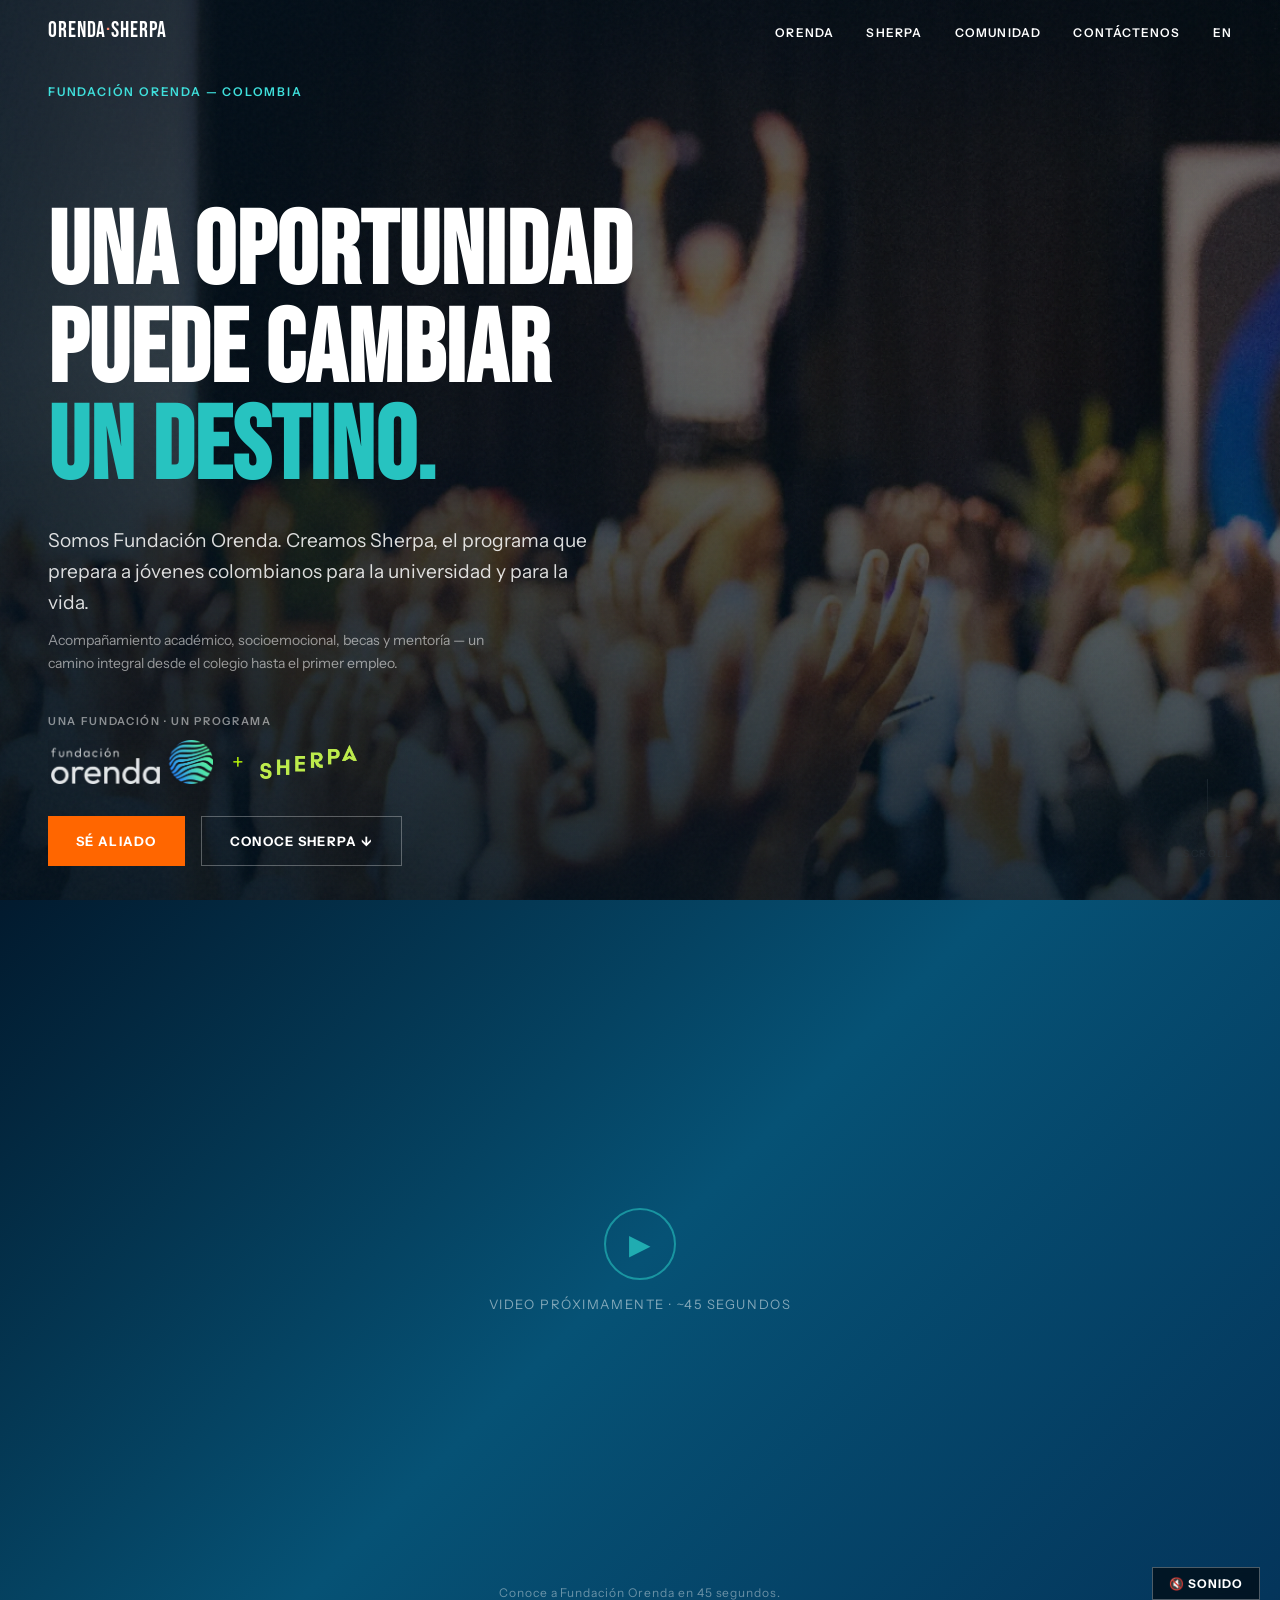
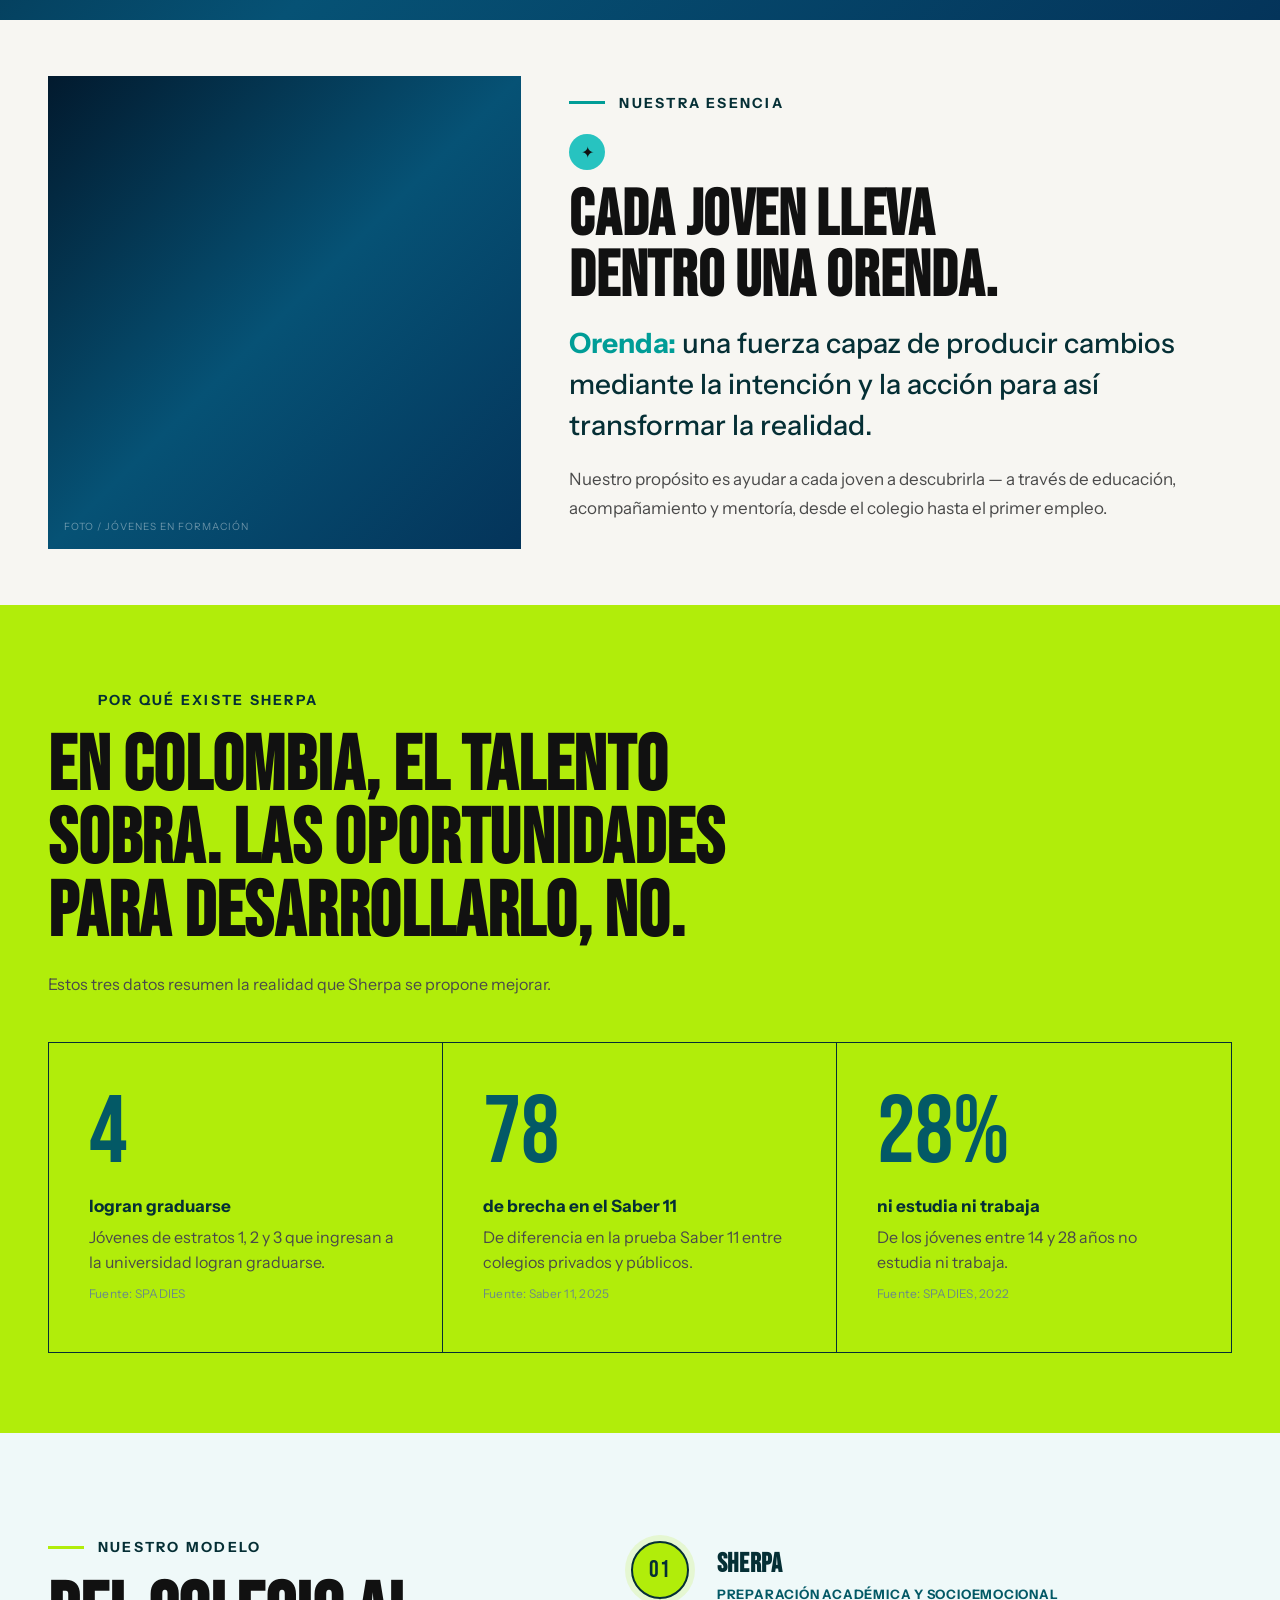
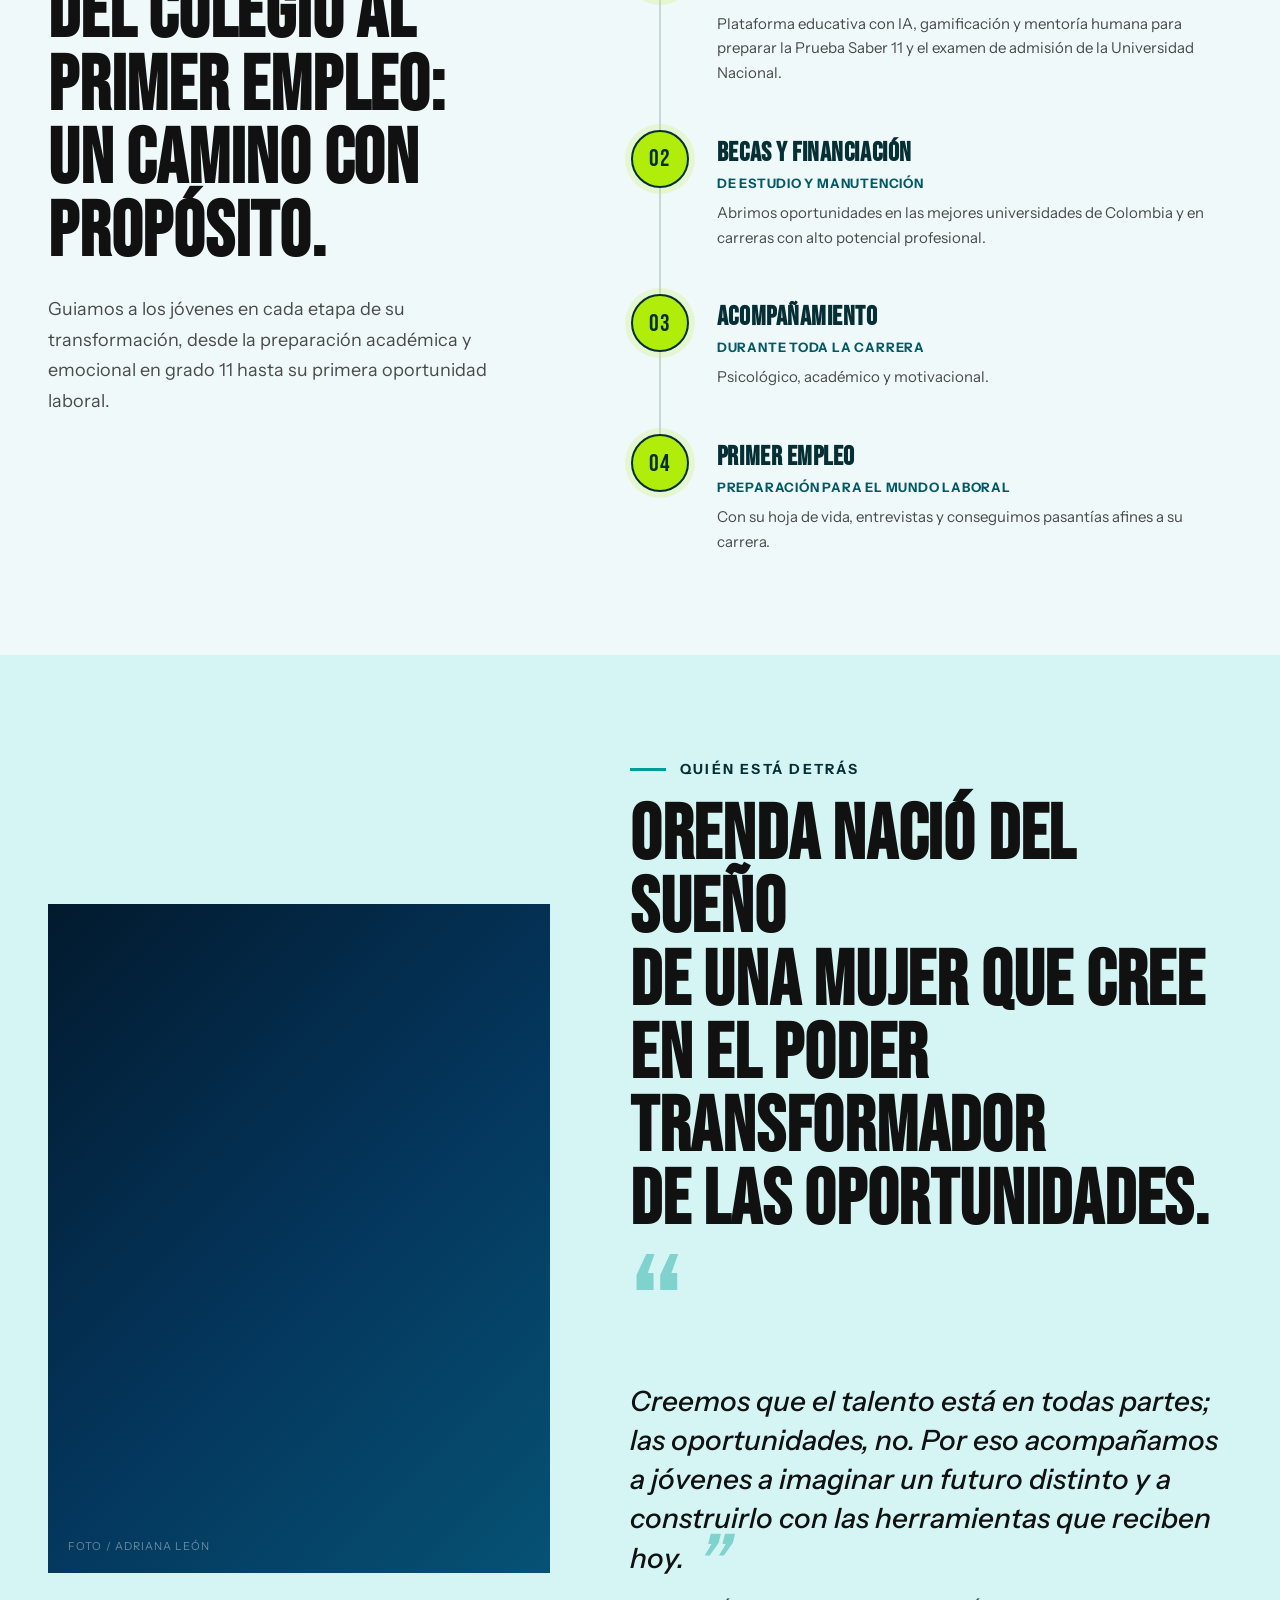
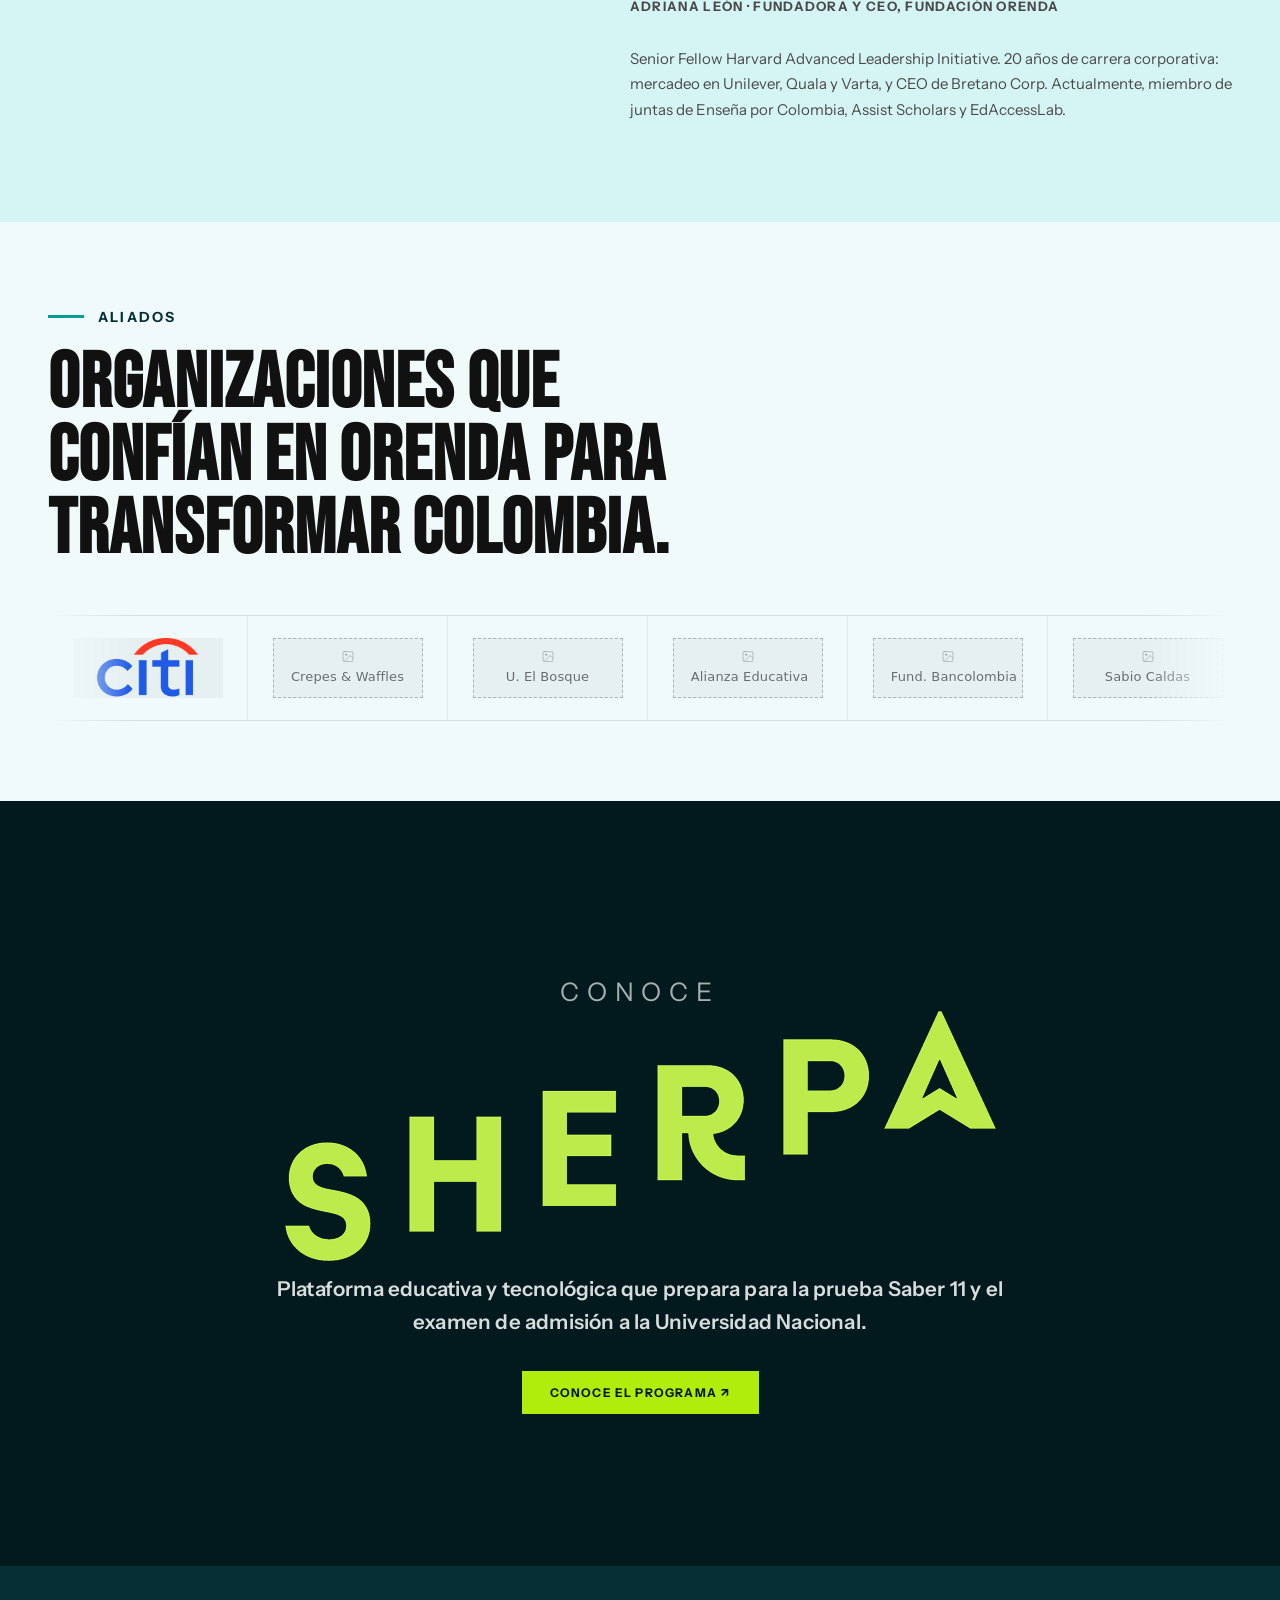
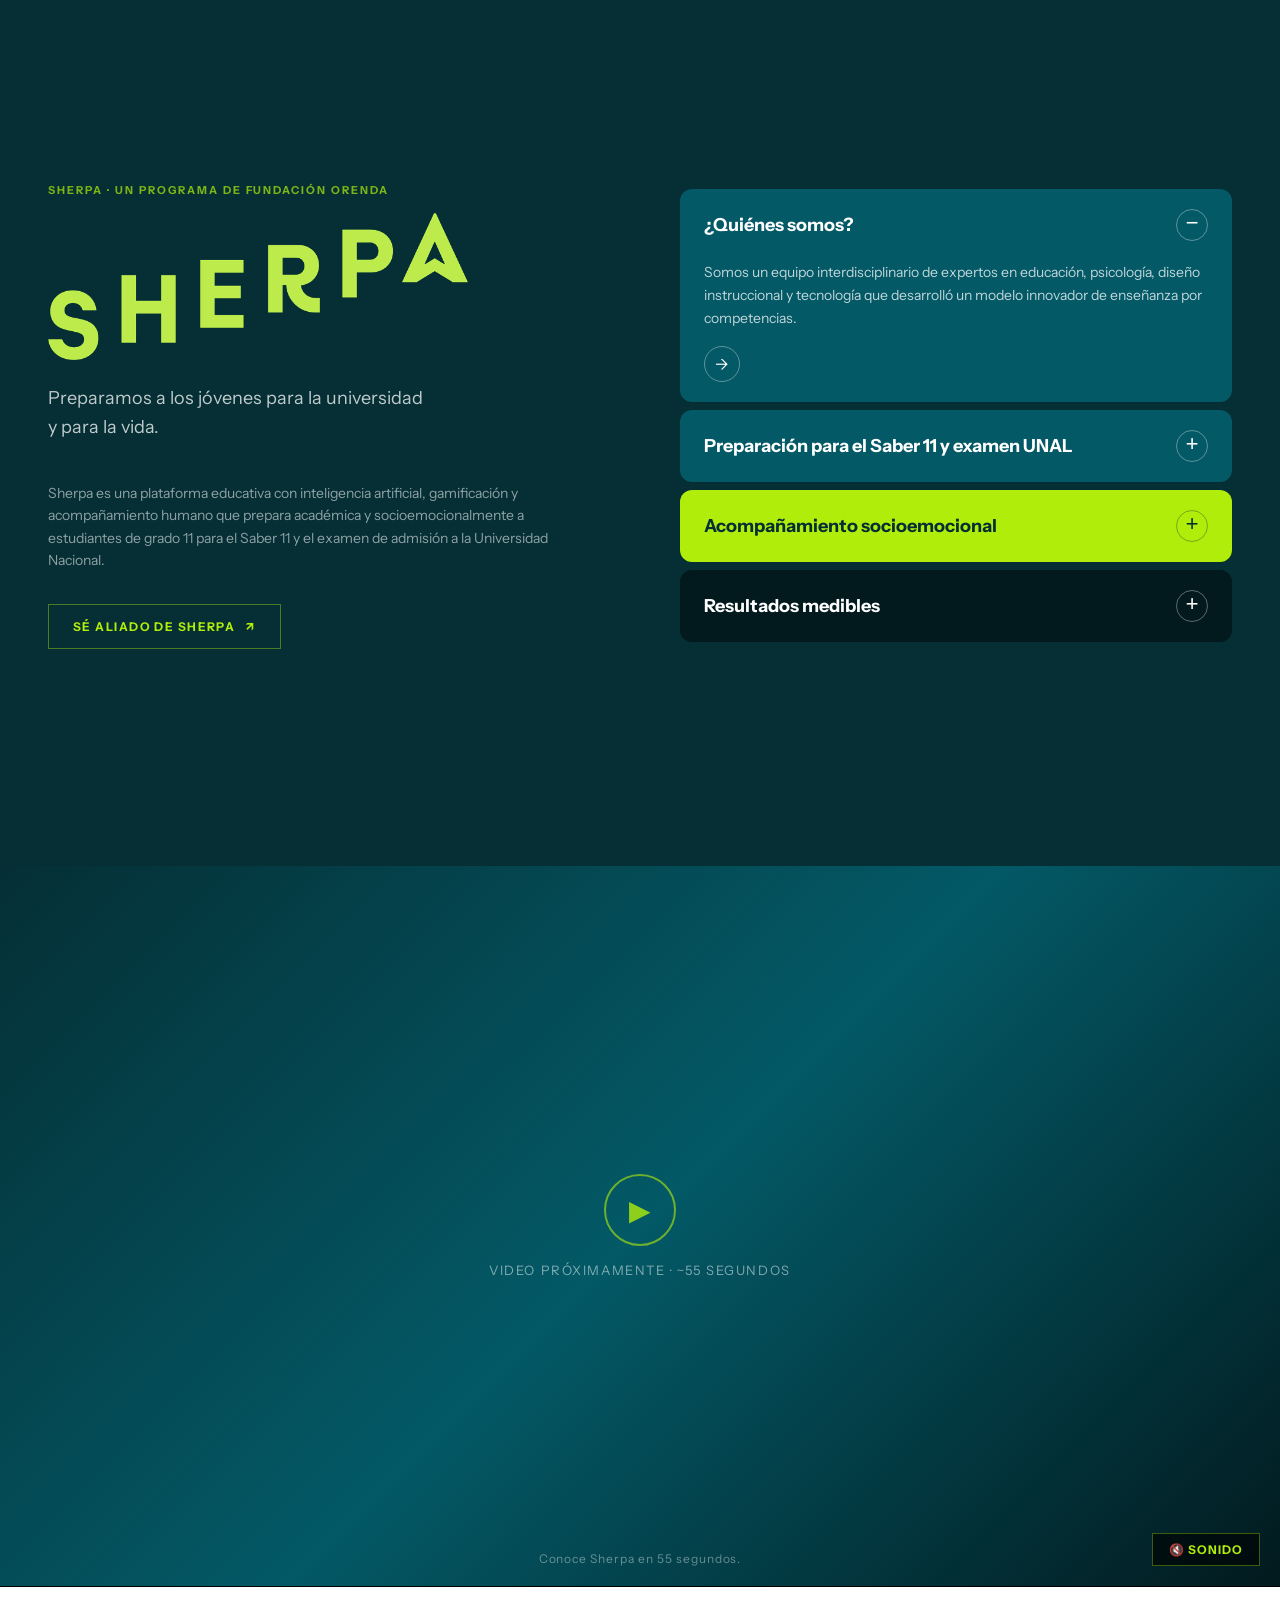
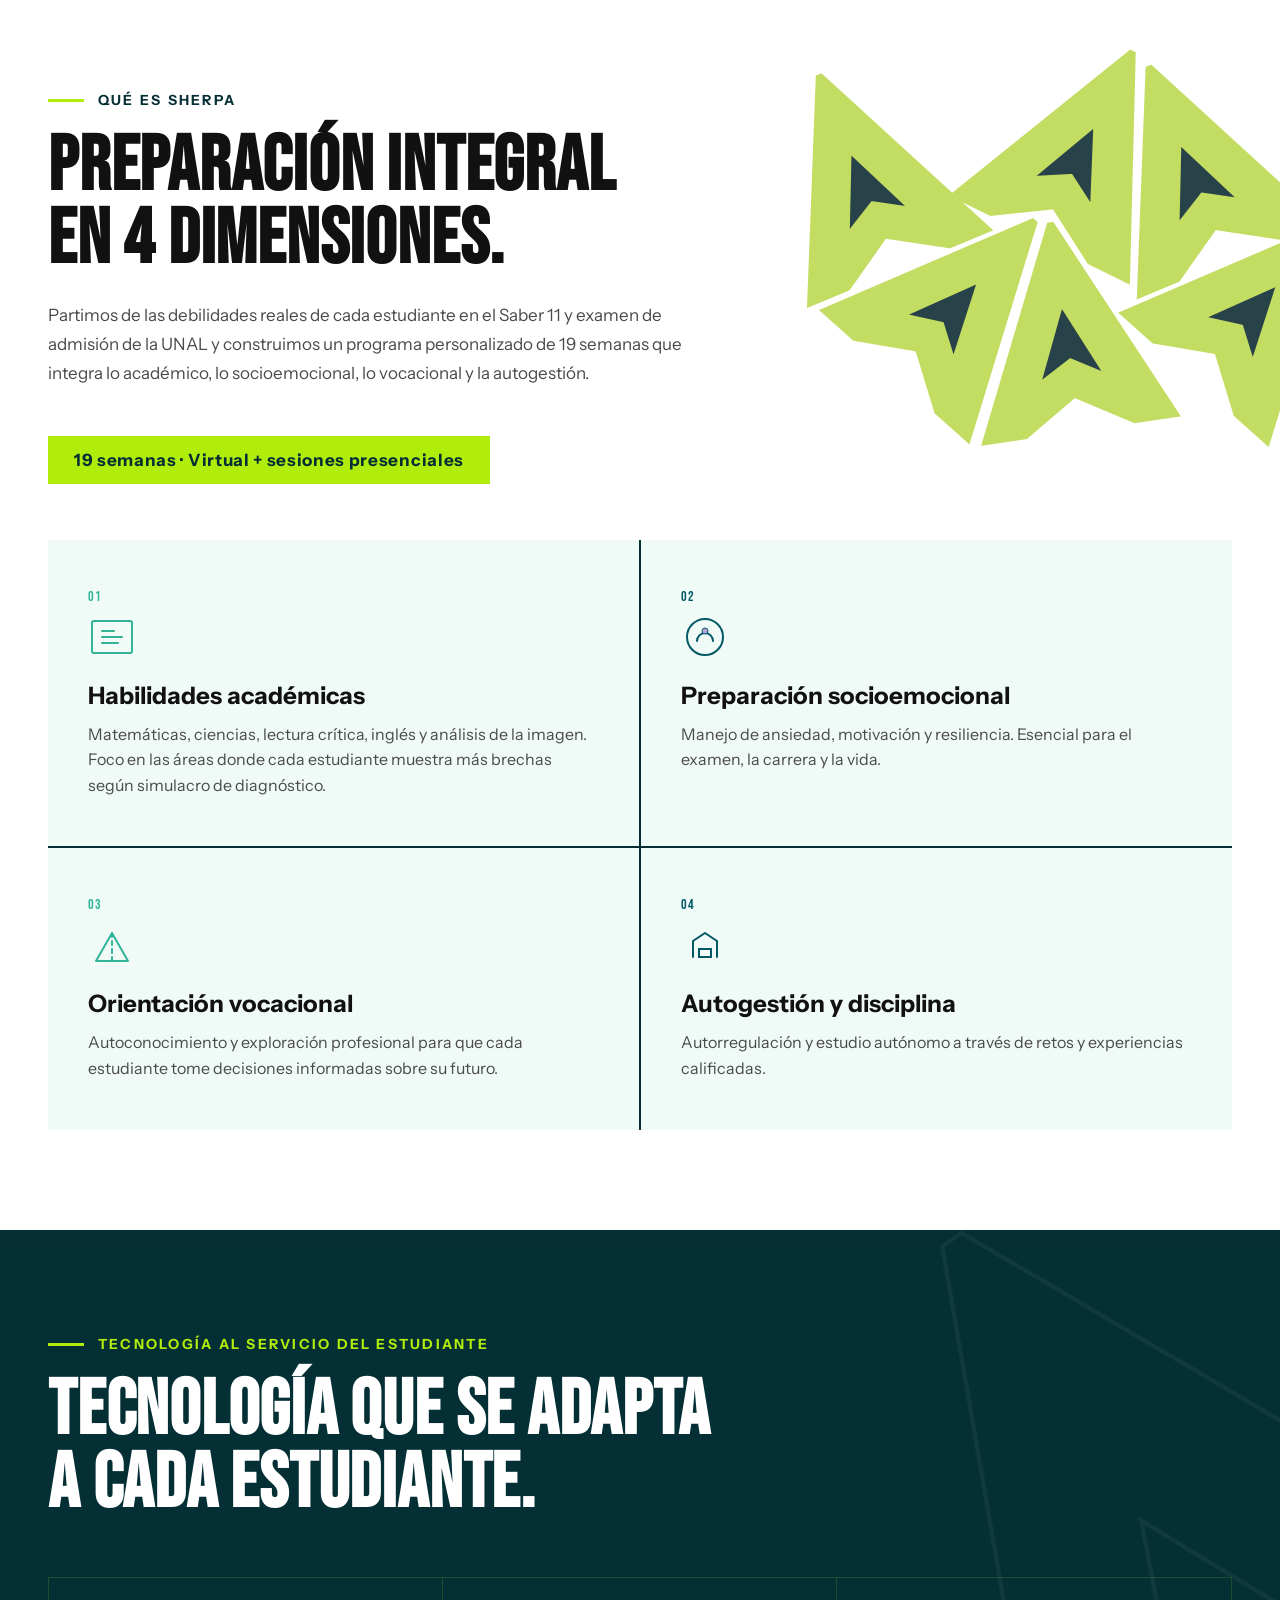
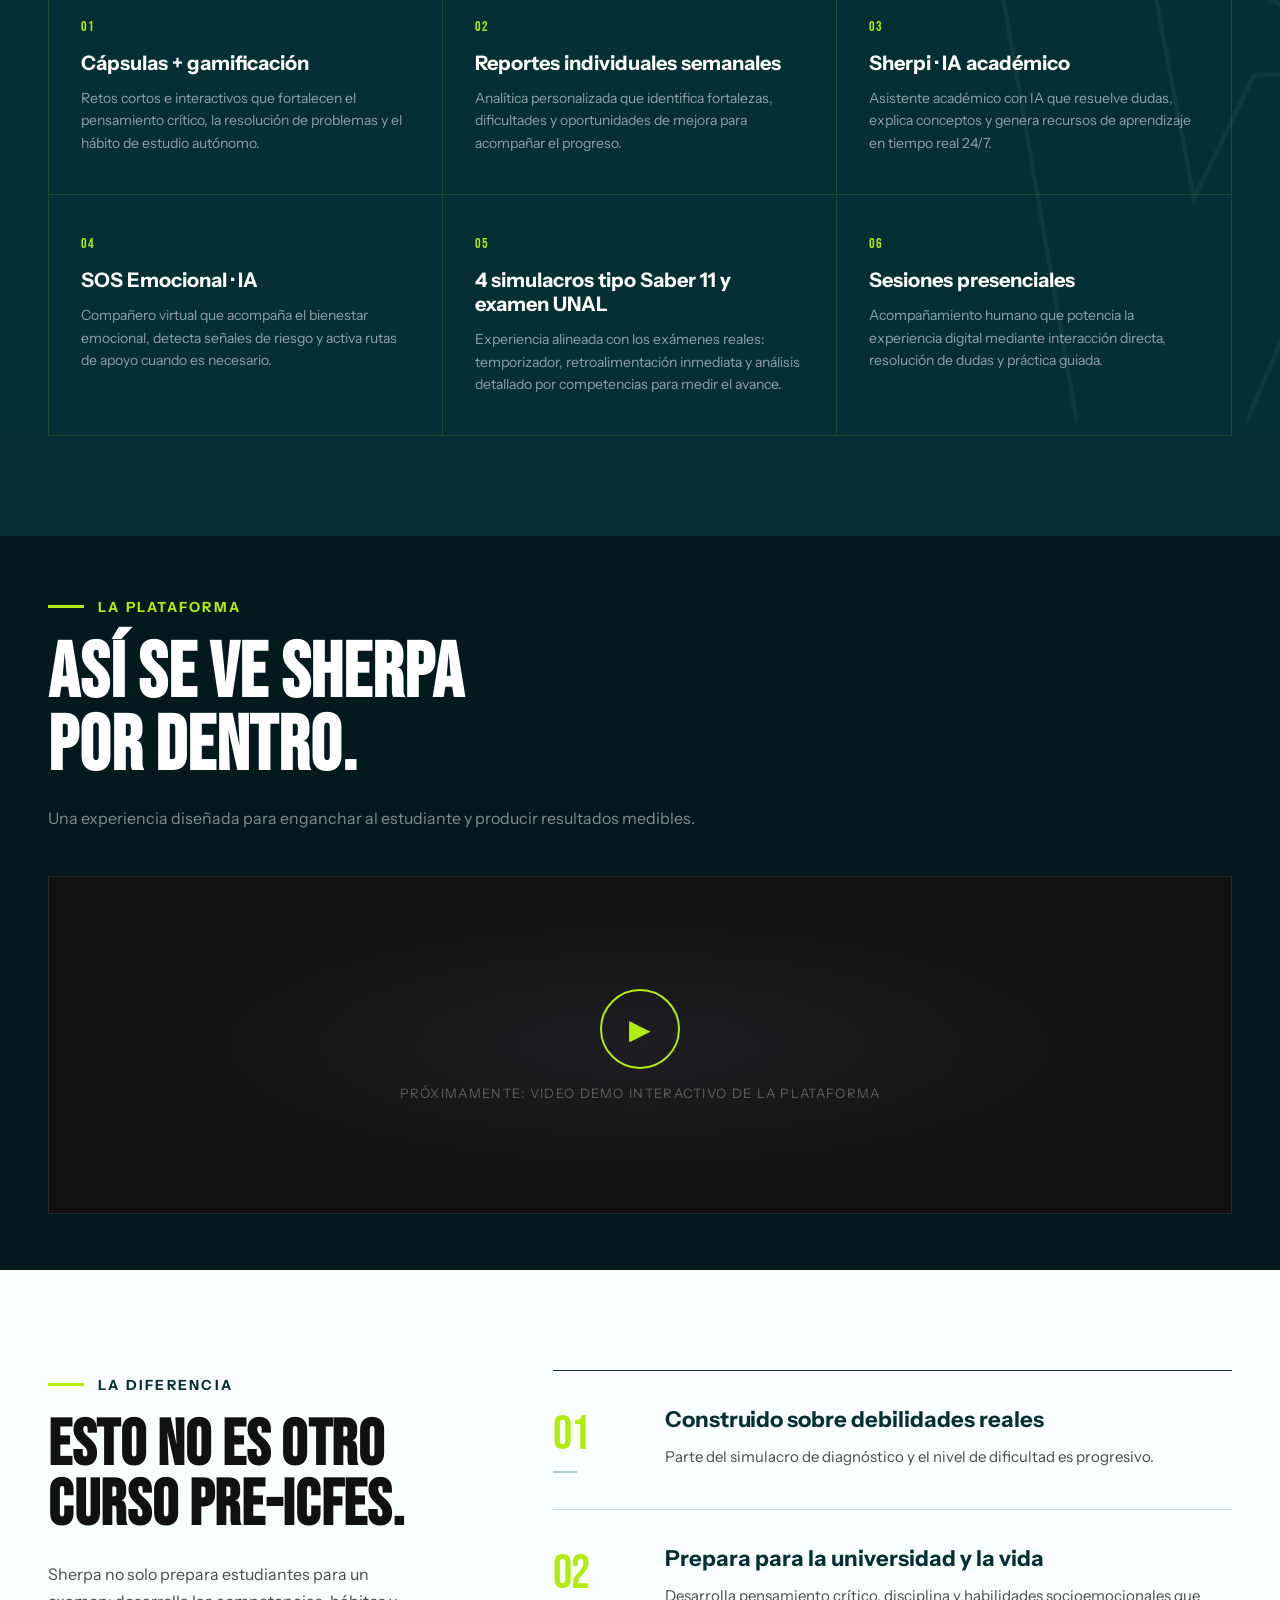
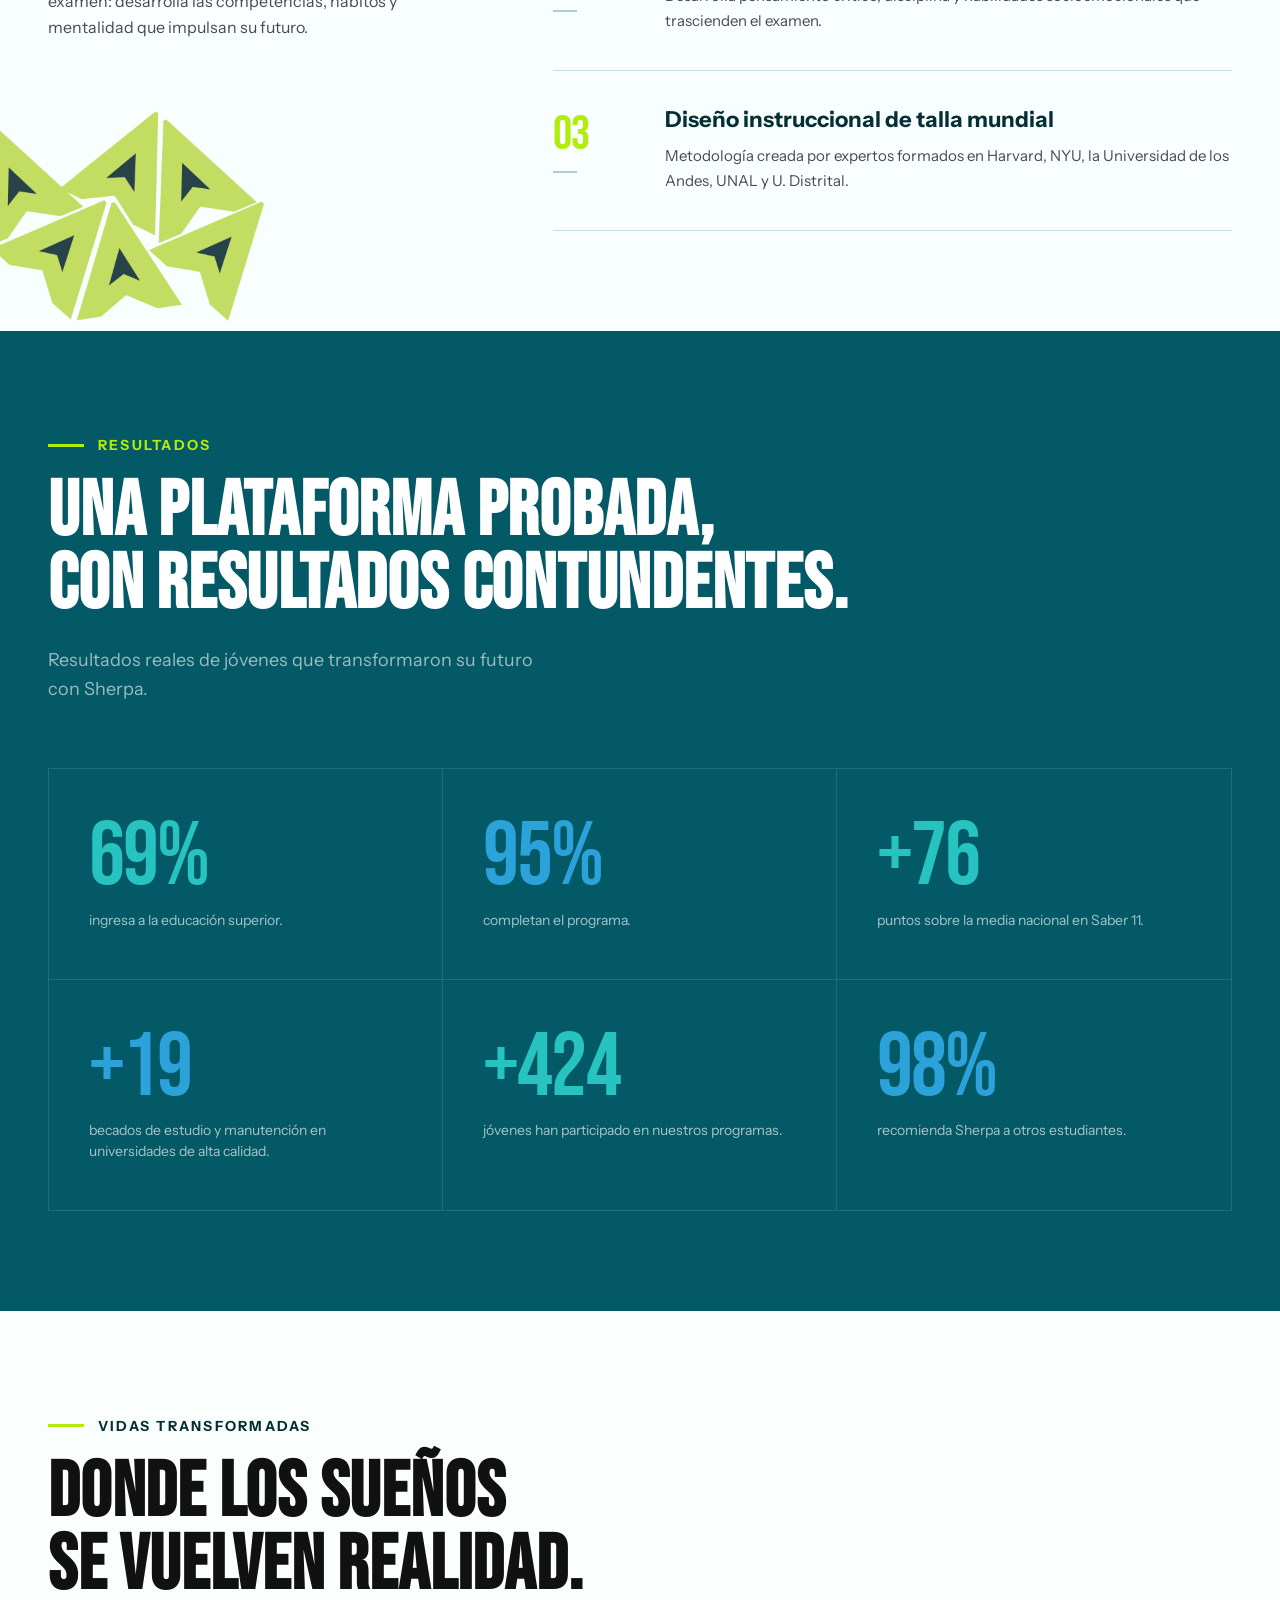
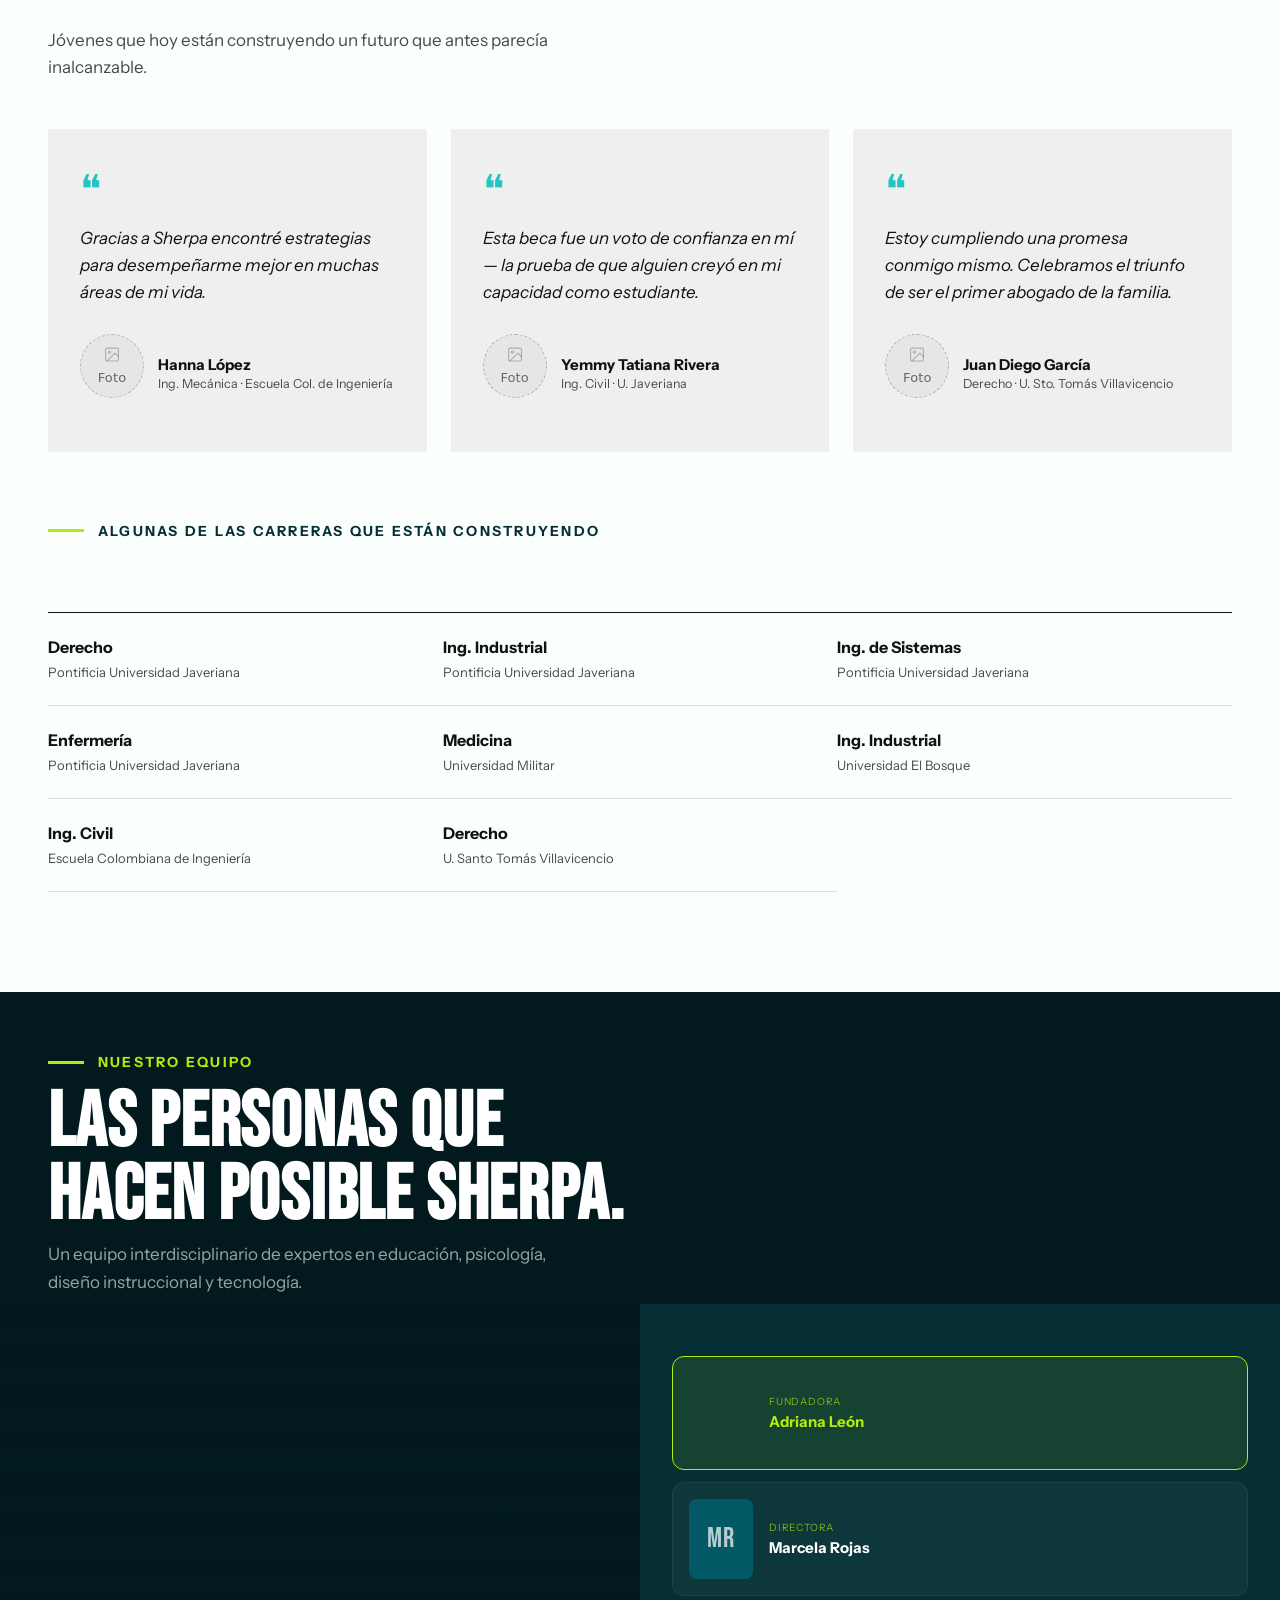
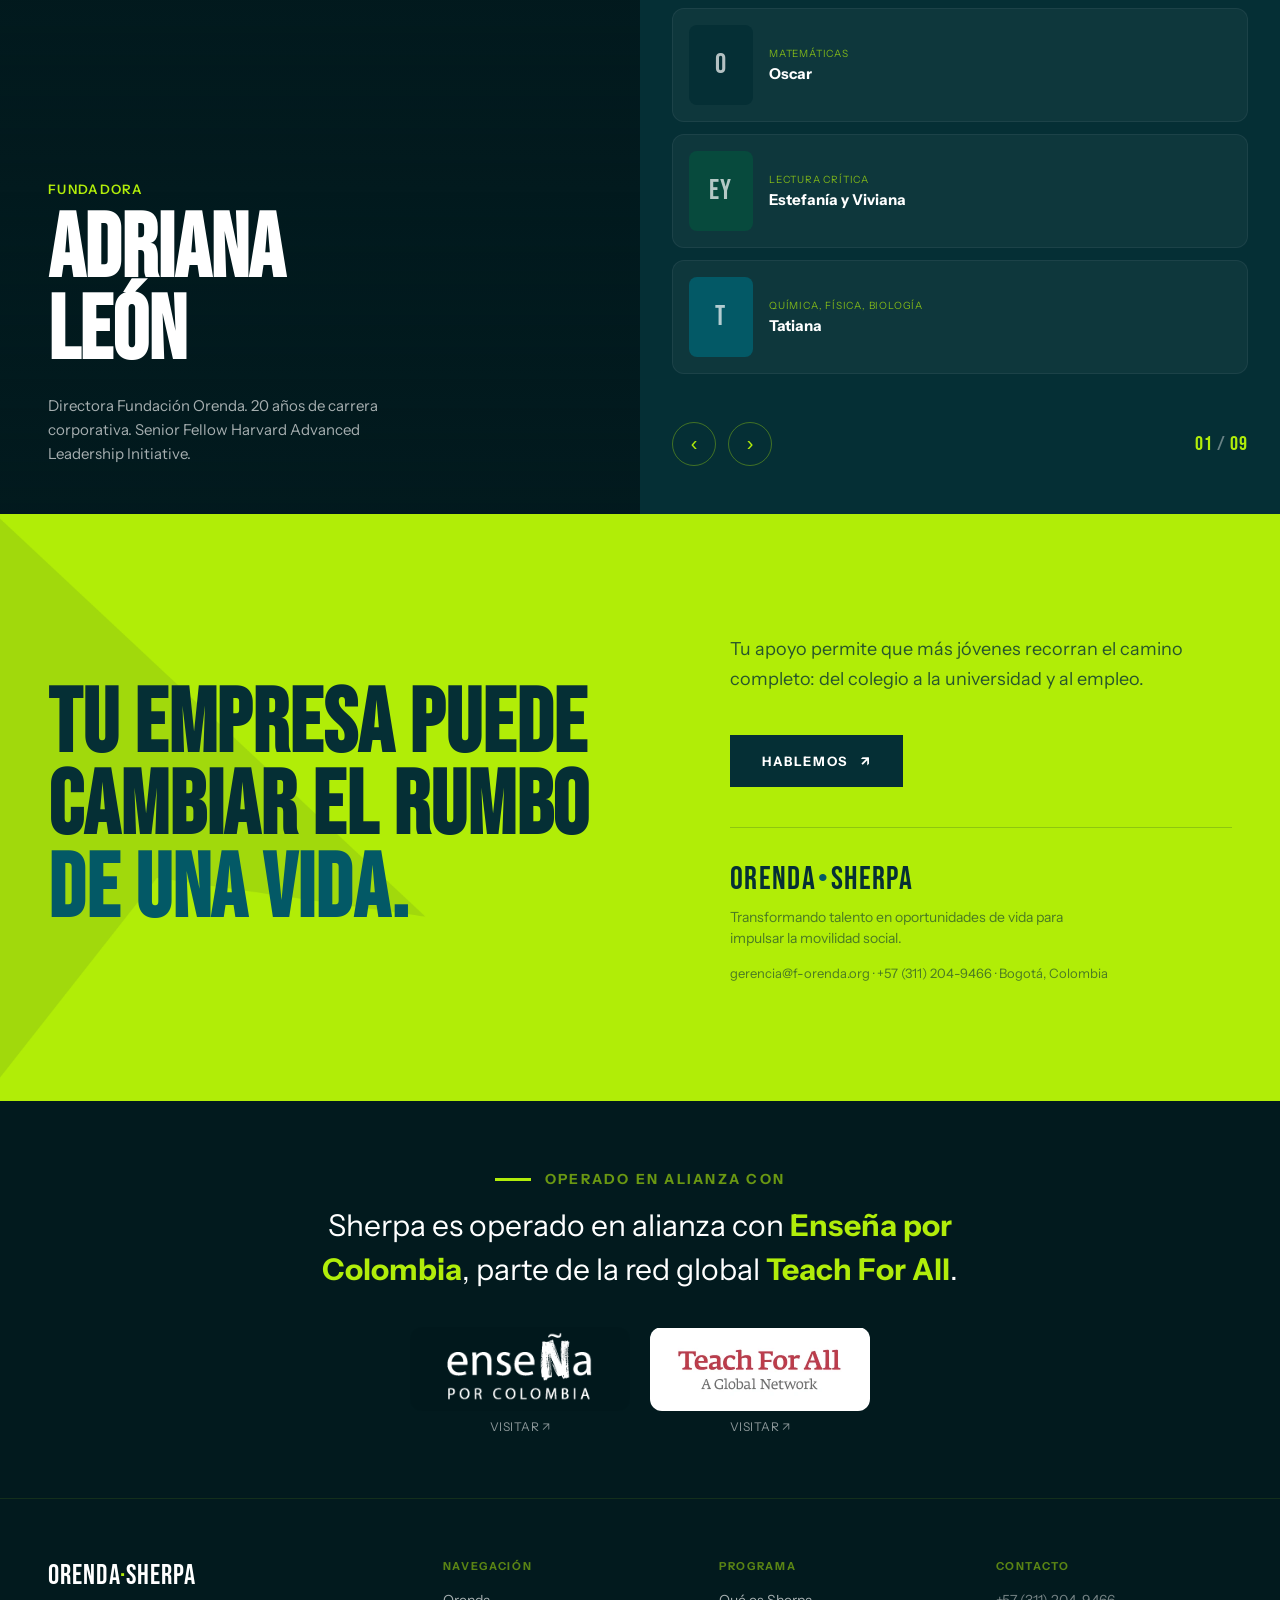
<file: Fundacion Orenda.html>
<!DOCTYPE html><html lang="es"><head>


<meta charset="UTF-8">
<meta name="viewport" content="width=device-width, initial-scale=1.0">
<title>Fundación Orenda — Sherpa</title>
<link rel="stylesheet" href="orenda.css">
<link rel="stylesheet" href="orenda-brand.css">
<script src="image-slot.js"></script>
</head>
<body>

<!-- ── MOBILE MENU ── -->
<div class="mobile-menu" id="mobile-menu">
  <button class="mobile-close" id="mobile-close">✕</button>
  <a href="#mision">Orenda</a>
  <a href="#sherpa">Sherpa</a>
  <a href="#testimonios">Comunidad</a>
  <a href="#cta-final">Contáctenos</a>
  <a href="#cta-final" style="color:var(--peach)">Conviértete en Aliado</a>
</div>

<!-- ── NAV ── -->
<nav id="nav" class="scrolled">
  <a href="#" class="nav-logo">Orenda<span>·</span>Sherpa</a>
  <ul class="nav-links">
    <li><a href="#mision">Orenda</a></li>
    <li><a href="#sherpa-hero">Sherpa</a></li>
    <li><a href="#testimonios">Comunidad</a></li>
    <li><a href="#cta-final">Contáctenos</a></li>
    <li><a href="#">EN</a></li>
  </ul>

  <div class="nav-hamburger" id="hamburger">
    <span></span><span></span><span></span>
  </div>
</nav>

<!-- ── HERO ── -->
<section id="hero">
  <image-slot id="hero-photo" class="hero-photo" shape="rect" placeholder="Foto de fondo — jóvenes / estudiantes"></image-slot>
  <div class="hero-bg"></div>
  <div class="hero-grain"></div>
  <div class="hero-label">Fundación Orenda — Colombia</div>
  <div class="hero-content hero-reveal">
    <h1 class="hero-headline">Una oportunidad<br>puede cambiar<br><em>un destino.</em></h1>
    <p class="hero-sub">Somos Fundación Orenda. Creamos Sherpa, el programa que prepara a jóvenes colombianos para la universidad y para la vida.</p>
    <p class="hero-body">Acompañamiento académico, socioemocional, becas y mentoría — un camino integral desde el colegio hasta el primer empleo.</p>
    <div class="hero-lockup">
      <span class="hero-lockup-label">Una fundación · un programa</span>
      <div class="hero-lockup-logos">
        <image-slot id="orenda-logo" class="hero-lockup-orenda-slot" shape="rect" fit="contain" placeholder="Logo Orenda"></image-slot>
        <span class="hero-lockup-x">+</span>
        <img src="uploads/logo.png" alt="Sherpa" class="hero-lockup-sherpa">
      </div>
    </div>
    <div class="hero-ctas">
      <a href="mailto:gerencia@f-orenda.org" class="btn-hero">Sé Aliado</a>
      <a href="#sherpa-hero" class="btn-hero-sec">Conoce Sherpa ↓</a>
    </div>

  </div>
  <div class="scroll-indicator">
    <div class="scroll-line"></div>
    <span>Scroll</span>
  </div>
</section>



<!-- ── VIDEO ORENDA ── -->
<section id="video-orenda" style="padding:0;background:#000;position:relative;">
  <video id="orenda-video" autoplay="" muted="" playsinline="" loop="" style="width:100%;display:block;max-height:80vh;object-fit:cover;display:none;">
  </video>
  <!-- Placeholder mientras no hay video -->
  <div id="orenda-video-placeholder" style="width:100%;aspect-ratio:16/9;background:linear-gradient(135deg,#021A2E 0%,#065275 50%,#04345A 100%);display:flex;flex-direction:column;align-items:center;justify-content:center;gap:16px;cursor:pointer;" onclick="document.getElementById('orenda-video-placeholder').style.display='none'">
    <div style="width:72px;height:72px;border-radius:50%;border:2px solid rgba(39,195,192,0.6);display:flex;align-items:center;justify-content:center;font-size:28px;color:rgba(39,195,192,0.8)">▶</div>
    <p style="color:rgba(255,255,255,0.5);font-size:13px;letter-spacing:0.12em;text-transform:uppercase;font-family:'Instrument Sans',sans-serif">Video próximamente · ~45 segundos</p>
  </div>
  <!-- Sound toggle -->
  <button id="orenda-sound-btn" onclick="toggleOrendaSound()" style="position:absolute;bottom:20px;right:20px;background:rgba(0,0,0,0.6);border:1px solid rgba(255,255,255,0.3);color:#fff;padding:8px 16px;font-size:12px;font-family:'Instrument Sans',sans-serif;font-weight:700;letter-spacing:0.08em;text-transform:uppercase;cursor:pointer;backdrop-filter:blur(4px);">🔇 Sonido</button>
  <p style="position:absolute;bottom:20px;left:0;right:0;text-align:center;color:rgba(255,255,255,0.4);font-size:12px;letter-spacing:0.08em;font-family:'Instrument Sans',sans-serif;pointer-events:none;">Conoce a Fundación Orenda en 45 segundos.</p>
  <script>
    function toggleOrendaSound() {
      var v = document.getElementById('orenda-video');
      var btn = document.getElementById('orenda-sound-btn');
      if (!v) return;
      v.muted = !v.muted;
      btn.textContent = v.muted ? '🔇 Sonido' : '🔊 Silenciar';
    }
    // Autoplay when entering viewport
    var orendaObs = new IntersectionObserver(function(entries) {
      entries.forEach(function(e) {
        var v = document.getElementById('orenda-video');
        if (!v || !v.src) return;
        if (e.isIntersecting) v.play(); else v.pause();
      });
    }, { threshold: 0.3 });
    var ov = document.getElementById('orenda-video');
    if (ov) orendaObs.observe(ov);
  </script>
</section>


<section id="mision">
  <div class="mision-img reveal visible"></div>
  <div class="reveal reveal-delay-1 visible">
    <div class="section-label">NUESTRA ESENCIA</div>
    <div class="mision-accent">✦</div>
    <h2 class="section-title">Cada joven lleva<br>dentro una orenda.</h2>
    <p class="mision-define"><b>Orenda:</b> una fuerza capaz de producir cambios mediante la intención y la acción para así transformar la realidad.</p>
    <div class="mision-body">
      <p>Nuestro propósito es ayudar a cada joven a descubrirla — a través de educación, acompañamiento y mentoría, desde el colegio hasta el primer empleo.</p>
    </div>
  </div>
</section>

<!-- ── REALIDAD (talento sobra) ── -->
<section id="sherpa-stats" style="background-color: rgb(177, 237, 10)">
  <div class="reveal visible">
    <div class="section-label">POR QUÉ EXISTE SHERPA</div>
    <h2 class="section-title">En Colombia, el talento<br>sobra. Las oportunidades<br>para desarrollarlo, no.</h2>
  </div>
  <p style="font-size:16px;color:var(--dark-gray);max-width:540px;margin-bottom:48px" class="reveal reveal-delay-1 visible">Estos tres datos resumen la realidad que Sherpa se propone mejorar.</p>
  <div class="sherpa-stats-grid">
    <div class="sherpa-stat-card reveal visible">
      <div class="sherpa-stat-num" data-target="4">4 de cada 10</div>
      <div class="sherpa-stat-text"><strong>logran graduarse</strong>Jóvenes de estratos 1, 2 y 3 que ingresan a la universidad logran graduarse.<span class="sherpa-stat-src">Fuente: SPADIES</span></div>
    </div>
    <div class="sherpa-stat-card reveal reveal-delay-1 visible">
      <div class="sherpa-stat-num" data-target="78">78<span style="font-size:0.4em"> puntos</span></div>
      <div class="sherpa-stat-text"><strong>de brecha en el Saber 11</strong>De diferencia en la prueba Saber 11 entre colegios privados y públicos.<span class="sherpa-stat-src">Fuente: Saber 11, 2025</span></div>
    </div>
    <div class="sherpa-stat-card reveal reveal-delay-2 visible">
      <div class="sherpa-stat-num" data-target="28%">28%</div>
      <div class="sherpa-stat-text"><strong>ni estudia ni trabaja</strong>De los jóvenes entre 14 y 28 años no estudia ni trabaja.<span class="sherpa-stat-src">Fuente: SPADIES, 2022</span></div>
    </div>
  </div>
</section>



<!-- ── MODELO ── -->
<section id="modelo">
  <div class="modelo-intro reveal visible">
    <div class="section-label">NUESTRO MODELO</div>
    <h2 class="section-title">Del colegio al primer empleo:<br>Un camino con propósito.</h2>
    <p>Guiamos a los jóvenes en cada etapa de su transformación, desde la preparación académica y emocional en grado 11 hasta su primera oportunidad laboral.</p>
  </div>
  <div class="modelo-timeline reveal visible">
    <div class="ml-step">
      <div class="ml-marker">01</div>
      <div class="ml-body">
        <h4 class="ml-title">Sherpa</h4>
        <p class="ml-kicker">Preparación académica y socioemocional</p>
        <p class="ml-desc">Plataforma educativa con IA, gamificación y mentoría humana para preparar la Prueba Saber 11 y el examen de admisión de la Universidad Nacional.</p>
      </div>
    </div>
    <div class="ml-step">
      <div class="ml-marker">02</div>
      <div class="ml-body">
        <h4 class="ml-title">Becas y financiación</h4>
        <p class="ml-kicker">De estudio y manutención</p>
        <p class="ml-desc">Abrimos oportunidades en las mejores universidades de Colombia y en carreras con alto potencial profesional.</p>
      </div>
    </div>
    <div class="ml-step">
      <div class="ml-marker">03</div>
      <div class="ml-body">
        <h4 class="ml-title">Acompañamiento</h4>
        <p class="ml-kicker">Durante toda la carrera</p>
        <p class="ml-desc">Psicológico, académico y motivacional.</p>
      </div>
    </div>
    <div class="ml-step">
      <div class="ml-marker">04</div>
      <div class="ml-body">
        <h4 class="ml-title">Primer empleo</h4>
        <p class="ml-kicker">Preparación para el mundo laboral</p>
        <p class="ml-desc">Con su hoja de vida, entrevistas y conseguimos pasantías afines a su carrera.</p>
      </div>
    </div>
  </div>
</section>

<!-- ── ADRIANA LEÓN ── -->
<section id="fundadora">
  <div class="fundadora-img reveal visible"></div>
  <div class="reveal reveal-delay-1 visible">
    <div class="section-label">QUIÉN ESTÁ DETRÁS</div>
    <h2 class="section-title">Orenda nació del sueño<br>de una mujer que cree<br>en el poder transformador<br>de las oportunidades.</h2>
    <div class="fundadora-quote-mark">“</div>
    <p class="fundadora-quote">Creemos que el talento está en todas partes; las oportunidades, no. Por eso acompañamos a jóvenes a imaginar un futuro distinto y a construirlo con las herramientas que reciben hoy.<span class="fundadora-quote-close">”</span></p>
    <div class="fundadora-attribution">Adriana León · Fundadora y CEO, Fundación Orenda</div>
    <p class="fundadora-bio">Senior Fellow Harvard Advanced Leadership Initiative. 20 años de carrera corporativa: mercadeo en Unilever, Quala y Varta, y CEO de Bretano Corp. Actualmente, miembro de juntas de Enseña por Colombia, Assist Scholars y EdAccessLab.</p>
  </div>
</section>



<!-- ── ALIADOS ── -->
<section id="aliados">
  <div class="reveal visible">
    <div class="section-label">ALIADOS</div>
    <h2 class="section-title">Organizaciones que<br>confían en Orenda para<br>transformar Colombia.</h2>
  </div>
  <div class="aliados-marquee reveal reveal-delay-1 visible">
    <div class="aliados-track marquee-track">
      <div class="aliado-logo"><image-slot id="aliado-citi" fit="contain" shape="rect" placeholder="Citi"></image-slot></div>
      <div class="aliado-logo"><image-slot id="aliado-crepes" fit="contain" shape="rect" placeholder="Crepes &amp; Waffles"></image-slot></div>
      <div class="aliado-logo"><image-slot id="aliado-bosque" fit="contain" shape="rect" placeholder="U. El Bosque"></image-slot></div>
      <div class="aliado-logo"><image-slot id="aliado-alianza" fit="contain" shape="rect" placeholder="Alianza Educativa"></image-slot></div>
      <div class="aliado-logo"><image-slot id="aliado-bancolombia" fit="contain" shape="rect" placeholder="Fund. Bancolombia"></image-slot></div>
      <div class="aliado-logo"><image-slot id="aliado-sabio" fit="contain" shape="rect" placeholder="Sabio Caldas"></image-slot></div>
      <div class="aliado-logo"><image-slot id="aliado-javeriana" fit="contain" shape="rect" placeholder="U. Javeriana"></image-slot></div>
      <div class="aliado-logo"><image-slot id="aliado-eci" fit="contain" shape="rect" placeholder="Esc. Col. Ingeniería"></image-slot></div>
      <div class="aliado-logo"><image-slot id="aliado-doit" fit="contain" shape="rect" placeholder="DO-IT"></image-slot></div>
    </div>
  </div>
</section>

<!-- ── SHERPA DIVIDER ── -->
<!-- ── SHERPA DIVIDER ── -->
<section id="sherpa-divider">
  <!-- SVG mountain layers — back to front -->
  <div class="sd3-mountains">
    <svg class="sd3-svg" viewBox="0 0 1440 600" preserveAspectRatio="xMidYMax slice" xmlns="http://www.w3.org/2000/svg">
      <defs>
        <!-- Background sky -->
        <linearGradient id="sd3sky" x1="0" y1="0" x2="0" y2="1">
          <stop offset="0%" stop-color="#010c0e"></stop>
          <stop offset="60%" stop-color="#021a1e"></stop>
          <stop offset="100%" stop-color="#031f24"></stop>
        </linearGradient>
        <!-- Mountain layers -->
        <linearGradient id="sd3m0" x1="0" y1="0" x2="0" y2="1">
          <stop offset="0%" stop-color="#073540" stop-opacity="0.5"></stop>
          <stop offset="100%" stop-color="#031f24" stop-opacity="0.5"></stop>
        </linearGradient>
        <linearGradient id="sd3m1" x1="0" y1="0" x2="0" y2="1">
          <stop offset="0%" stop-color="#094050"></stop>
          <stop offset="100%" stop-color="#031f24"></stop>
        </linearGradient>
        <linearGradient id="sd3m2" x1="0" y1="0" x2="0" y2="1">
          <stop offset="0%" stop-color="#063540"></stop>
          <stop offset="100%" stop-color="#021a1e"></stop>
        </linearGradient>
        <linearGradient id="sd3m3" x1="0" y1="0" x2="0" y2="1">
          <stop offset="0%" stop-color="#042830"></stop>
          <stop offset="100%" stop-color="#010d10"></stop>
        </linearGradient>
        <linearGradient id="sd3m4" x1="0" y1="0" x2="0" y2="1">
          <stop offset="0%" stop-color="#031e24"></stop>
          <stop offset="100%" stop-color="#010d10"></stop>
        </linearGradient>
        <!-- Fog/mist overlay -->
        <linearGradient id="sd3fog" x1="0" y1="0" x2="0" y2="1">
          <stop offset="0%" stop-color="#021a1e" stop-opacity="0"></stop>
          <stop offset="40%" stop-color="#021a1e" stop-opacity="0.45"></stop>
          <stop offset="60%" stop-color="#021a1e" stop-opacity="0.55"></stop>
          <stop offset="100%" stop-color="#021a1e" stop-opacity="0"></stop>
        </linearGradient>
        <!-- Lime glow on peak -->
        <radialGradient id="sd3glow" cx="55%" cy="20%" r="30%">
          <stop offset="0%" stop-color="#b1ed0a" stop-opacity="0.12"></stop>
          <stop offset="100%" stop-color="#b1ed0a" stop-opacity="0"></stop>
        </radialGradient>
      </defs>

      <!-- Sky -->
      <rect width="1440" height="600" fill="url(#sd3sky)"></rect>

      <!-- Stars -->
      <circle cx="120" cy="40" r="1" fill="#b1ed0a" opacity="0.5"></circle>
      <circle cx="280" cy="22" r="0.8" fill="#fff" opacity="0.3"></circle>
      <circle cx="480" cy="35" r="1.2" fill="#fff" opacity="0.25"></circle>
      <circle cx="650" cy="18" r="0.8" fill="#b1ed0a" opacity="0.35"></circle>
      <circle cx="900" cy="28" r="1" fill="#fff" opacity="0.3"></circle>
      <circle cx="1150" cy="15" r="1.2" fill="#b1ed0a" opacity="0.45"></circle>
      <circle cx="1350" cy="38" r="0.8" fill="#fff" opacity="0.3"></circle>

      <!-- Layer 0: very far, faint -->
      <path d="M0,600 L0,350 C120,310 220,270 340,250 C460,230 540,240 620,225 C700,210 760,190 830,175 C900,160 970,165 1040,180 C1110,195 1180,215 1280,240 C1360,260 1410,280 1440,295 L1440,600Z" fill="url(#sd3m0)"></path>

      <!-- Layer 1: back mountains -->
      <path d="M0,600 L0,400 C80,370 170,340 260,320 C350,300 420,305 500,290 C580,275 640,255 700,238 C760,221 810,210 870,202 C930,194 990,200 1060,215 C1130,230 1190,250 1270,268 C1350,286 1410,305 1440,318 L1440,600Z" fill="url(#sd3m1)"></path>

      <!-- Layer 2: mid mountains, main peak center-right -->
      <path d="M0,600 L0,480 C60,455 130,435 200,418 C270,401 330,400 390,388 C450,376 500,360 555,342 C610,324 655,308 700,292 C745,276 783,262 820,248 C857,234 885,223 920,215 C955,207 990,208 1030,218 C1070,228 1105,245 1150,258 C1195,271 1240,278 1295,292 C1350,306 1405,325 1440,340 L1440,600Z" fill="url(#sd3m2)"></path>

      <!-- Layer 3: closer mountains, tall peak left-center -->
      <path d="M0,600 L0,540 C40,520 90,505 140,492 C190,479 235,475 280,465 C325,455 365,443 405,428 C445,413 480,396 515,378 C550,360 578,342 608,322 C638,302 663,282 690,262 C717,242 740,225 766,212 C792,199 816,195 845,200 C874,205 900,220 930,238 C960,256 992,278 1030,295 C1068,312 1110,323 1160,336 C1210,349 1265,362 1320,378 C1375,394 1415,412 1440,425 L1440,600Z" fill="url(#sd3m3)"></path>

      <!-- Layer 4: foreground dark -->
      <path d="M0,600 L0,570 C60,555 130,542 200,530 C270,518 330,512 390,502 C450,492 500,480 550,465 C600,450 645,433 690,415 C735,397 772,380 810,362 C848,344 880,328 915,315 C950,302 988,295 1030,295 C1072,295 1110,302 1155,315 C1200,328 1245,346 1295,362 C1345,378 1400,395 1440,408 L1440,600Z" fill="url(#sd3m4)"></path>

      <!-- Lime peak accent -->
      <path d="M845,200 L822,220 L832,224 L812,244 L848,234 L862,252 L868,232 L884,230 L860,200Z" fill="#b1ed0a" opacity="0.8"></path>

      <!-- Lime glow -->
      <ellipse cx="845" cy="210" rx="180" ry="100" fill="url(#sd3glow)"></ellipse>

      <!-- Mist/fog band in center (where text lives) -->
      <rect width="1440" height="600" fill="url(#sd3fog)"></rect>
    </svg>
  </div>

  <!-- Centered text — overlapping the mountain layers -->
  <div class="sd3-content reveal visible">
    <div class="sd3-tag">
</div>
    <h2 class="sd3-headline">
      <span class="sd3-h-top">Conoce</span>
      <span class="sd3-h-mid"><img src="uploads/logo.png" alt="Sherpa" class="sd3-logo"></span>
      <span class="sd3-h-bot">Plataforma educativa y tecnológica que prepara para la prueba Saber 11 y el examen de admisión a la Universidad Nacional.</span>
    </h2>
    <a href="#sherpa-hero" class="sd3-cta">Conoce el programa ↗</a>
  </div>
</section>


<!-- ── SHERPA HERO ── -->
<section id="sherpa-hero">
  <!-- Left: headline -->
  <div class="sh-left reveal visible">
    <div class="sh-left-tag">SHERPA · Un programa de Fundación Orenda</div>
    <h2 class="sh-left-title"><img src="uploads/logo.png" alt="Sherpa" class="sh-left-logo"></h2>
    <p class="sh-left-sub">Preparamos a los jóvenes para la universidad y para la vida.</p>
    <p style="font-size:14px;color:rgba(255,255,255,0.55);margin-bottom:32px;line-height:1.6">Sherpa es una plataforma educativa con inteligencia artificial, gamificación y acompañamiento humano que prepara académica y socioemocionalmente a estudiantes de grado 11 para el Saber 11 y el examen de admisión a la Universidad Nacional.</p>
    <a href="mailto:gerencia@f-orenda.org" class="sh-left-cta">Sé Aliado de Sherpa <span>↗</span></a>
  </div>

  <!-- Right: accordion -->
  <div class="sh-accordion reveal reveal-delay-1 visible">
    <div class="sh-acc-item sh-acc-open" data-acc="">
      <button class="sh-acc-header">
        <span>¿Quiénes somos?</span>
        <span class="sh-acc-icon">−</span>
      </button>
      <div class="sh-acc-body">
        <p>Somos un equipo interdisciplinario de expertos en educación, psicología, diseño instruccional y tecnología que desarrolló un modelo innovador de enseñanza por competencias.</p>
        <a href="#que-es" class="sh-acc-link">→</a>
      </div>
    </div>
    <div class="sh-acc-item" data-acc="">
      <button class="sh-acc-header">
        <span>Preparación para el Saber 11 y examen UNAL</span>
        <span class="sh-acc-icon">+</span>
      </button>
      <div class="sh-acc-body">
        <p>Plataforma educativa con IA, gamificación y mentoría humana. 19 semanas, 6 áreas de conocimiento, para preparar la Prueba Saber 11 y el examen de admisión a la Universidad Nacional.</p>
        <a href="#como-funciona" class="sh-acc-link">→</a>
      </div>
    </div>
    <div class="sh-acc-item sh-acc-lime" data-acc="">
      <button class="sh-acc-header">
        <span>Acompañamiento socioemocional</span>
        <span class="sh-acc-icon">+</span>
      </button>
      <div class="sh-acc-body">
        <p>SOS Emocional, nuestra IA de bienestar, acompaña al estudiante en el manejo de ansiedad, estrés y motivación. Porque prepararse también es un reto emocional.</p>
        <a href="#que-es" class="sh-acc-link">→</a>
      </div>
    </div>
    <div class="sh-acc-item sh-acc-dark" data-acc="">
      <button class="sh-acc-header">
        <span>Resultados medibles</span>
        <span class="sh-acc-icon">+</span>
      </button>
      <div class="sh-acc-body">
        <p>70% ingresa a la educación superior. 97% completa el programa. +78 puntos sobre la media nacional en Saber 11. Resultados reales, no promesas.</p>
        <a href="#resultados" class="sh-acc-link">→</a>
      </div>
    </div>
  </div>
</section>

<!-- ── VIDEO SHERPA ── -->
<section id="video-sherpa" style="padding:0;background:#000;position:relative;">
  <video id="sherpa-video" autoplay="" muted="" playsinline="" loop="" style="width:100%;display:block;max-height:80vh;object-fit:cover;display:none;"></video>
  <div id="sherpa-video-placeholder" style="width:100%;aspect-ratio:16/9;background:linear-gradient(135deg,#052f35 0%,#035966 50%,#021a1e 100%);display:flex;flex-direction:column;align-items:center;justify-content:center;gap:16px;cursor:pointer;" onclick="document.getElementById('sherpa-video-placeholder').style.display='none'">
    <div style="width:72px;height:72px;border-radius:50%;border:2px solid rgba(177,237,10,0.6);display:flex;align-items:center;justify-content:center;font-size:28px;color:rgba(177,237,10,0.8)">▶</div>
    <p style="color:rgba(255,255,255,0.5);font-size:13px;letter-spacing:0.12em;text-transform:uppercase;font-family:'Instrument Sans',sans-serif">Video próximamente · ~55 segundos</p>
  </div>
  <button id="sherpa-sound-btn" onclick="toggleSherpaSound()" style="position:absolute;bottom:20px;right:20px;background:rgba(0,0,0,0.6);border:1px solid rgba(177,237,10,0.35);color:#b1ed0a;padding:8px 16px;font-size:12px;font-family:'Instrument Sans',sans-serif;font-weight:700;letter-spacing:0.08em;text-transform:uppercase;cursor:pointer;backdrop-filter:blur(4px);">🔇 Sonido</button>
  <p style="position:absolute;bottom:20px;left:0;right:0;text-align:center;color:rgba(255,255,255,0.4);font-size:12px;letter-spacing:0.08em;font-family:'Instrument Sans',sans-serif;pointer-events:none;">Conoce Sherpa en 55 segundos.</p>
  <script>
    function toggleSherpaSound() {
      var v = document.getElementById('sherpa-video');
      var btn = document.getElementById('sherpa-sound-btn');
      if (!v) return;
      v.muted = !v.muted;
      btn.textContent = v.muted ? '🔇 Sonido' : '🔊 Silenciar';
    }
    var sherpaObs = new IntersectionObserver(function(entries) {
      entries.forEach(function(e) {
        var v = document.getElementById('sherpa-video');
        if (!v || !v.src) return;
        if (e.isIntersecting) v.play(); else v.pause();
      });
    }, { threshold: 0.3 });
    var sv = document.getElementById('sherpa-video');
    if (sv) sherpaObs.observe(sv);
  </script>
</section>

<!-- ── QUÉ ES ── -->
<section id="que-es" style="background-color: rgb(255, 255, 255); background-size: auto">
  <div class="que-es-intro reveal visible">
    <div class="section-label">QUÉ ES SHERPA</div>
    <h2 class="section-title">Preparación integral<br>en 4 dimensiones.</h2>
    <p style="font-size:17px;line-height:1.7;color:var(--dark-gray);margin-top:16px">Partimos de las debilidades reales de cada estudiante en el Saber 11 y examen de admisión de la UNAL y construimos un programa personalizado de 19 semanas que integra lo académico, lo socioemocional, lo vocacional y la autogestión.</p>
  </div>
  <div class="que-es-badge reveal reveal-delay-1 visible">19 semanas · Virtual + sesiones presenciales</div>
  <div class="dimensiones-grid">
    <div class="dimension-card reveal visible">
      <div class="dimension-num">01</div>
      <div class="dimension-icon">
        <svg viewBox="0 0 48 48" fill="none" xmlns="http://www.w3.org/2000/svg">
          <rect x="4" y="8" width="40" height="32" rx="2" stroke="#FF8F75" stroke-width="2"></rect>
          <path d="M14 24h20M14 18h12M14 30h16" stroke="#FF8F75" stroke-width="2" stroke-linecap="round"></path>
        </svg>
      </div>
      <h3 class="dimension-title">Habilidades académicas</h3>
      <p class="dimension-body">Matemáticas, ciencias, lectura crítica, inglés y análisis de la imagen. Foco en las áreas donde cada estudiante muestra más brechas según simulacro de diagnóstico.</p>
    </div>
    <div class="dimension-card reveal reveal-delay-1 visible">
      <div class="dimension-num">02</div>
      <div class="dimension-icon">
        <svg viewBox="0 0 48 48" fill="none" xmlns="http://www.w3.org/2000/svg">
          <circle cx="24" cy="24" r="18" stroke="#B5A3D8" stroke-width="2"></circle>
          <path d="M16 28c0-4.4 3.6-8 8-8s8 3.6 8 8" stroke="#B5A3D8" stroke-width="2" stroke-linecap="round"></path>
          <circle cx="24" cy="18" r="3" fill="#B5A3D8"></circle>
        </svg>
      </div>
      <h3 class="dimension-title">Preparación socioemocional</h3>
      <p class="dimension-body">Manejo de ansiedad, motivación y resiliencia. Esencial para el examen, la carrera y la vida.</p>
    </div>
    <div class="dimension-card reveal visible">
      <div class="dimension-num">03</div>
      <div class="dimension-icon">
        <svg viewBox="0 0 48 48" fill="none" xmlns="http://www.w3.org/2000/svg">
          <path d="M8 40L24 12l16 28H8z" stroke="#FF8F75" stroke-width="2" stroke-linejoin="round"></path>
          <path d="M24 12v28" stroke="#FF8F75" stroke-width="2" stroke-linecap="round" stroke-dasharray="4 4"></path>
        </svg>
      </div>
      <h3 class="dimension-title">Orientación vocacional</h3>
      <p class="dimension-body">Autoconocimiento y exploración profesional para que cada estudiante tome decisiones informadas sobre su futuro.</p>
    </div>
    <div class="dimension-card reveal reveal-delay-1 visible">
      <div class="dimension-num">04</div>
      <div class="dimension-icon">
        <svg viewBox="0 0 48 48" fill="none" xmlns="http://www.w3.org/2000/svg">
          <path d="M12 36V20l12-8 12 8v16" stroke="#B5A3D8" stroke-width="2" stroke-linecap="round" stroke-linejoin="round"></path>
          <rect x="18" y="28" width="12" height="8" stroke="#B5A3D8" stroke-width="2"></rect>
        </svg>
      </div>
      <h3 class="dimension-title">Autogestión y disciplina</h3>
      <p class="dimension-body">Autorregulación y estudio autónomo a través de retos y experiencias calificadas.</p>
    </div>
  </div>
</section>

<!-- ── CÓMO FUNCIONA ── -->
<section id="como-funciona" style="background-size: cover">
  <div class="reveal visible">
    <div class="section-label">TECNOLOGÍA AL SERVICIO DEL ESTUDIANTE</div>
    <h2 class="section-title">Tecnología que se adapta<br>a cada estudiante.</h2>
  </div>
  <div class="features-grid">
    <div class="feature-card reveal visible">
      <div class="feature-num">01</div>
      <h3 class="feature-title">Cápsulas + gamificación</h3>
      <p class="feature-body">Retos cortos e interactivos que fortalecen el pensamiento crítico, la resolución de problemas y el hábito de estudio autónomo.</p>
    </div>
    <div class="feature-card reveal reveal-delay-1 visible">
      <div class="feature-num">02</div>
      <h3 class="feature-title">Reportes individuales semanales</h3>
      <p class="feature-body">Analítica personalizada que identifica fortalezas, dificultades y oportunidades de mejora para acompañar el progreso.</p>
    </div>
    <div class="feature-card reveal reveal-delay-2 visible">
      <div class="feature-num">03</div>
      <h3 class="feature-title">Sherpi · IA académico</h3>
      <p class="feature-body">Asistente académico con IA que resuelve dudas, explica conceptos y genera recursos de aprendizaje en tiempo real 24/7.</p>
    </div>
    <div class="feature-card reveal visible">
      <div class="feature-num">04</div>
      <h3 class="feature-title">SOS Emocional · IA</h3>
      <p class="feature-body">Compañero virtual que acompaña el bienestar emocional, detecta señales de riesgo y activa rutas de apoyo cuando es necesario.</p>
    </div>
    <div class="feature-card reveal reveal-delay-1 visible">
      <div class="feature-num">05</div>
      <h3 class="feature-title">4 simulacros tipo Saber 11 y examen UNAL</h3>
      <p class="feature-body">Experiencia alineada con los exámenes reales: temporizador, retroalimentación inmediata y análisis detallado por competencias para medir el avance.</p>
    </div>
    <div class="feature-card reveal reveal-delay-2 visible">
      <div class="feature-num">06</div>
      <h3 class="feature-title">Sesiones presenciales</h3>
      <p class="feature-body">Acompañamiento humano que potencia la experiencia digital mediante interacción directa, resolución de dudas y práctica guiada.</p>
    </div>
  </div>
</section>

<!-- ── PLATAFORMA ── -->
<section id="plataforma">
  <div class="reveal visible">
    <div class="section-label">LA PLATAFORMA</div>
    <h2 class="section-title" style="color:var(--white)">Así se ve Sherpa<br>por dentro.</h2>
  </div>
  <p class="plataforma-sub reveal reveal-delay-1 visible">Una experiencia diseñada para enganchar al estudiante y producir resultados medibles.</p>
  <div class="video-placeholder reveal reveal-delay-2 visible">
    <div class="play-btn">▶</div>
    <p>PRÓXIMAMENTE: VIDEO DEMO INTERACTIVO DE LA PLATAFORMA</p>
  </div>
</section>

<!-- ── DIFERENCIADORES ── -->
<section id="diferenciadores" style="background-size: contain">
  <div class="dif-header reveal visible">
    <div class="section-label">LA DIFERENCIA</div>
    <h2 class="section-title">Esto no es otro<br>curso pre-ICFES.</h2>
    <p style="font-size:16px;line-height:1.65;color:var(--dark-gray);margin-top:16px;max-width:380px">Sherpa no solo prepara estudiantes para un examen: desarrolla las competencias, hábitos y mentalidad que impulsan su futuro.</p>
  </div>
  <div class="dif-items">
    <div class="dif-item reveal visible">
      <div class="dif-item-left">
        <span class="dif-num">01</span>
        <div class="dif-line"></div>
      </div>
      <div class="dif-item-right">
        <h3 class="dif-title">Construido sobre debilidades reales</h3>
        <p class="dif-body">Parte del simulacro de diagnóstico y el nivel de dificultad es progresivo.</p>
      </div>
    </div>
    <div class="dif-item reveal reveal-delay-1 visible">
      <div class="dif-item-left">
        <span class="dif-num">02</span>
        <div class="dif-line"></div>
      </div>
      <div class="dif-item-right">
        <h3 class="dif-title">Prepara para la universidad y la vida</h3>
        <p class="dif-body">Desarrolla pensamiento crítico, disciplina y habilidades socioemocionales que trascienden el examen.</p>
      </div>
    </div>
    <div class="dif-item reveal reveal-delay-2 visible">
      <div class="dif-item-left">
        <span class="dif-num">03</span>
        <div class="dif-line"></div>
      </div>
      <div class="dif-item-right">
        <h3 class="dif-title">Diseño instruccional de talla mundial</h3>
        <p class="dif-body">Metodología creada por expertos formados en Harvard, NYU, la Universidad de los Andes, UNAL y U. Distrital.</p>
      </div>
    </div>
  </div>
</section>

<!-- ── RESULTADOS ── -->
<section id="resultados">
  <div class="reveal visible">
    <div class="section-label">RESULTADOS</div>
    <h2 class="section-title">Una plataforma probada,<br>con resultados contundentes.</h2>
  </div>
  <p class="impacto-sub reveal reveal-delay-1 visible">Resultados reales de jóvenes que transformaron su futuro con Sherpa.</p>
  <div class="impacto-grid">
    <div class="stat-card reveal visible">
      <div class="stat-number" data-target="70%">70%</div>
      <div class="stat-label">ingresa a la educación superior.</div>
    </div>
    <div class="stat-card reveal reveal-delay-1 visible">
      <div class="stat-number lav" data-target="97%">97%</div>
      <div class="stat-label">completan el programa.</div>
    </div>
    <div class="stat-card reveal reveal-delay-2 visible">
      <div class="stat-number" data-target="+78">+78</div>
      <div class="stat-label">puntos sobre la media nacional en Saber 11.</div>
    </div>
    <div class="stat-card reveal visible">
      <div class="stat-number lav" data-target="+20">+20</div>
      <div class="stat-label">becados de estudio y manutención en universidades de alta calidad.</div>
    </div>
    <div class="stat-card reveal reveal-delay-1 visible">
      <div class="stat-number" data-target="+430">+430</div>
      <div class="stat-label">jóvenes han participado en nuestros programas.</div>
    </div>
    <div class="stat-card reveal reveal-delay-2 visible">
      <div class="stat-number lav" data-target="100%">100%</div>
      <div class="stat-label">recomienda Sherpa a otros estudiantes.</div>
    </div>
  </div>
</section>

<!-- ── TESTIMONIOS + CARRERAS ── -->
<section id="testimonios">
  <div class="reveal visible">
    <div class="section-label">VIDAS TRANSFORMADAS</div>
    <h2 class="section-title">Donde los sueños<br>se vuelven realidad.</h2>
    <p style="font-size:17px;color:var(--dark-gray);max-width:520px;margin-top:16px;line-height:1.6">Jóvenes que hoy están construyendo un futuro que antes parecía inalcanzable.</p>
  </div>
  <div class="testimonios-grid">
    <div class="testimonio-card reveal visible">
      <div class="testimonio-accent">❝</div>
      <p class="testimonio-text">Gracias a Sherpa encontré estrategias para desempeñarme mejor en muchas áreas de mi vida.</p>
      <div class="testimonio-foot">
        <image-slot id="testi-hanna" class="testimonio-photo" shape="circle" placeholder="Foto"></image-slot>
        <div>
          <div class="testimonio-name">Hanna López</div>
          <div class="testimonio-role">Ing. Mecánica · Escuela Col. de Ingeniería</div>
        </div>
      </div>
    </div>
    <div class="testimonio-card reveal reveal-delay-1 visible">
      <div class="testimonio-accent">❝</div>
      <p class="testimonio-text">Esta beca fue un voto de confianza en mí — la prueba de que alguien creyó en mi capacidad como estudiante.</p>
      <div class="testimonio-foot">
        <image-slot id="testi-yemmy" class="testimonio-photo" shape="circle" placeholder="Foto"></image-slot>
        <div>
          <div class="testimonio-name">Yemmy Tatiana Rivera</div>
          <div class="testimonio-role">Ing. Civil · U. Javeriana</div>
        </div>
      </div>
    </div>
    <div class="testimonio-card reveal reveal-delay-2 visible">
      <div class="testimonio-accent">❝</div>
      <p class="testimonio-text">Estoy cumpliendo una promesa conmigo mismo. Celebramos el triunfo de ser el primer abogado de la familia.</p>
      <div class="testimonio-foot">
        <image-slot id="testi-juan" class="testimonio-photo" shape="circle" placeholder="Foto"></image-slot>
        <div>
          <div class="testimonio-name">Juan Diego García</div>
          <div class="testimonio-role">Derecho · U. Sto. Tomás Villavicencio</div>
        </div>
      </div>
    </div>
  </div>
  <div class="reveal visible" style="margin-top:64px">
    <div class="section-label" style="margin-bottom:24px">ALGUNAS DE LAS CARRERAS QUE ESTÁN CONSTRUYENDO</div>
    <div class="carreras-grid">
      <div class="carrera-item"><h4>Derecho</h4><span>Pontificia Universidad Javeriana</span></div>
      <div class="carrera-item"><h4>Ing. Industrial</h4><span>Pontificia Universidad Javeriana</span></div>
      <div class="carrera-item"><h4>Ing. de Sistemas</h4><span>Pontificia Universidad Javeriana</span></div>
      <div class="carrera-item"><h4>Enfermería</h4><span>Pontificia Universidad Javeriana</span></div>
      <div class="carrera-item"><h4>Medicina</h4><span>Universidad Militar</span></div>
      <div class="carrera-item"><h4>Ing. Industrial</h4><span>Universidad El Bosque</span></div>
      <div class="carrera-item"><h4>Ing. Civil</h4><span>Escuela Colombiana de Ingeniería</span></div>
      <div class="carrera-item"><h4>Derecho</h4><span>U. Santo Tomás Villavicencio</span></div>
    </div>
  </div>
</section>


<section id="equipo">
  <div class="equipo-section-head">
    <div class="section-label">NUESTRO EQUIPO</div>
    <h2 class="section-title">Las personas que<br>hacen posible Sherpa.</h2>
    <p class="equipo-section-sub">Un equipo interdisciplinario de expertos en educación, psicología, diseño instruccional y tecnología.</p>
  </div>
  <div class="eq-hero">
    <!-- Left: active member info -->
    <div class="eq-left">
      <div class="eq-bg" id="eq-bg" style="opacity: 1; background: url(&quot;https://images.squarespace-cdn.com/content/v1/68c444cbeeb1356ce3c873a3/c556d906-3387-4c02-9203-612177f7b598/Adriana-leo%CC%81n.webp&quot;) center top / cover no-repeat; filter: brightness(0.45);"></div>
      <div class="eq-overlay"></div>
      <div class="eq-left-content">
        <div class="section-label eq-label">NUESTRO EQUIPO</div>
        <div class="eq-role" id="eq-role" style="opacity: 1;">Fundadora</div>
        <h2 class="eq-name" id="eq-name" style="opacity: 1;">Adriana<br>León</h2>
        <p class="eq-bio" id="eq-bio" style="opacity: 1;">Directora Fundación Orenda. 20 años de carrera corporativa. Senior Fellow Harvard Advanced Leadership Initiative.</p>
      </div>
    </div>

    <!-- Right: scrollable cards -->
    <div class="eq-right">
      <div class="eq-cards-wrap">
        <div class="eq-cards" id="eq-cards"><div class="eq-card"><div class="eq-card-img" style="background:#035966"><div class="eq-card-initials">MA</div></div><div class="eq-card-info"><div class="eq-card-role">Ph.D Teaching Learning · NYU</div><div class="eq-card-name">María Angela Crane</div></div></div><div class="eq-card"><div class="eq-card-img" style="background:#052f35"><div class="eq-card-initials">LS</div></div><div class="eq-card-info"><div class="eq-card-role">Magíster en Educación · U. Nacional</div><div class="eq-card-name">Lisbeth Sierra</div></div></div><div class="eq-card eq-card-active"><div class="eq-card-img" style="background:url(https://images.squarespace-cdn.com/content/v1/68c444cbeeb1356ce3c873a3/c556d906-3387-4c02-9203-612177f7b598/Adriana-leo%CC%81n.webp) center center/cover no-repeat;"></div><div class="eq-card-info"><div class="eq-card-role">Harvard ALI Senior Fellow</div><div class="eq-card-name">Adriana León</div></div></div><div class="eq-card"><div class="eq-card-img" style="background:#074a3d"><div class="eq-card-initials">OB</div></div><div class="eq-card-info"><div class="eq-card-role">Maestría Matemáticas · PhD NYU</div><div class="eq-card-name">Oscar Bernal</div></div></div><div class="eq-card"><div class="eq-card-img" style="background:#035966"><div class="eq-card-initials">EG</div></div><div class="eq-card-info"><div class="eq-card-role">Magíster Innovación y Tecnología</div><div class="eq-card-name">Estefanía Gaviria</div></div></div><div class="eq-card"><div class="eq-card-img" style="background:#052f35"><div class="eq-card-initials">TF</div></div><div class="eq-card-info"><div class="eq-card-role">Licenciada en Química · U. Distrital</div><div class="eq-card-name">Tatiana Forero</div></div></div><div class="eq-card"><div class="eq-card-img" style="background:#0b6b4a"><div class="eq-card-initials">MG</div></div><div class="eq-card-info"><div class="eq-card-role">IA y Ciencia de Datos</div><div class="eq-card-name">Martín Gil</div></div></div><div class="eq-card"><div class="eq-card-img" style="background:#035966"><div class="eq-card-initials">IG</div></div><div class="eq-card-info"><div class="eq-card-role">IA, Automatización y Psicología</div><div class="eq-card-name">Iñigo Gutiérrez</div></div></div><div class="eq-card"><div class="eq-card-img" style="background:#052f35"><div class="eq-card-initials">RS</div></div><div class="eq-card-info"><div class="eq-card-role">Implementación de Plataforma</div><div class="eq-card-name">Ricardo Scarglioni</div></div></div><div class="eq-card"><div class="eq-card-img" style="background:#074a3d"><div class="eq-card-initials">MM</div></div><div class="eq-card-info"><div class="eq-card-role">Dirección de Proyectos y Arquitectura</div><div class="eq-card-name">Manuel Mercado</div></div></div></div>
      </div>
      <div class="eq-nav">
        <button class="eq-btn" id="eq-prev">‹</button>
        <button class="eq-btn" id="eq-next">›</button>
        <div class="eq-counter"><span id="eq-cur">03</span> / <span id="eq-tot">10</span></div>
      </div>
    </div>
  </div>
</section>

<!-- ── CTA FINAL ── -->
<section id="cta-final">
  <div class="reveal visible">
    <h2 class="cta-title">Tu empresa puede<br>cambiar el rumbo<br><em style="font-style:normal">de una vida.</em></h2>
  </div>
  <div class="reveal reveal-delay-1 visible">
    <p class="cta-body">Tu apoyo permite que más jóvenes recorran el camino completo: del colegio a la universidad y al empleo.</p>
    <a href="mailto:gerencia@f-orenda.org" class="btn-cta">Hablemos <span class="arrow">↗</span></a>
    <div style="margin-top:40px;padding-top:32px;border-top:1px solid rgba(5,47,53,0.2)">
      <div class="cta-lockup">Orenda<span>•</span>Sherpa</div>
      <p style="font-size:14px;color:rgba(5,47,53,0.7);margin-top:8px;max-width:380px;line-height:1.5">Transformando talento en oportunidades de vida para impulsar la movilidad social.</p>
      <p style="font-size:13px;color:rgba(5,47,53,0.6);margin-top:16px">gerencia@f-orenda.org · +57 (311) 204-9466 · Bogotá, Colombia</p>
    </div>
  </div>
</section>

<!-- ── ALIANZA OPERATIVA ── -->
<section id="alianza">
  <div class="alianza-inner reveal visible">
    <div class="section-label">OPERADO EN ALIANZA CON</div>
    <p class="alianza-text">Sherpa es operado en alianza con <strong>Enseña por Colombia</strong>, parte de la red global <strong>Teach For All</strong>.</p>
    <div class="alianza-logos">
      <div class="alianza-logo-link">
        <image-slot id="logo-epc" class="alianza-logo-slot" fit="contain" placeholder="Enseña por Colombia"></image-slot>
        <a href="https://ensenaporcolombia.org" target="_blank" rel="noopener" class="alianza-logo-visit">Visitar ↗</a>
      </div>
      <div class="alianza-logo-link">
        <image-slot id="logo-tfa" class="alianza-logo-slot" fit="contain" placeholder="Teach For All"></image-slot>
        <a href="https://teachforall.org" target="_blank" rel="noopener" class="alianza-logo-visit">Visitar ↗</a>
      </div>
    </div>
  </div>
</section>


<footer>
  <div class="footer-grid">
    <div>
      <div class="footer-logo">Orenda<span>·</span>Sherpa</div>
      <p class="footer-tagline">Transformando el futuro de jóvenes colombianos a través de la educación, el acompañamiento y la mentoría.</p>
    </div>
    <div class="footer-col">
      <h5>Navegación</h5>
      <ul>
        <li><a href="#mision">Orenda</a></li>
        <li><a href="#sherpa-hero">Sherpa</a></li>
        <li><a href="#testimonios">Comunidad</a></li>
        <li><a href="#cta-final">Contáctenos</a></li>
      </ul>
    </div>
    <div class="footer-col">
      <h5>Programa</h5>
      <ul>
        <li><a href="#que-es">Qué es Sherpa</a></li>
        <li><a href="#como-funciona">Cómo funciona</a></li>
        <li><a href="#resultados">Resultados</a></li>
        <li><a href="#equipo">Equipo</a></li>
      </ul>
    </div>
    <div class="footer-col">
      <h5>Contacto</h5>
      <p>+57 (311) 204-9466<br>gerencia@f-orenda.org<br>Bogotá, Colombia</p>
    </div>
  </div>
  <div class="footer-bottom">
    <p>© 2025 Fundación Orenda. Todos los derechos reservados.</p>
    <p>Hecho con propósito en Colombia 🇨🇴</p>
  </div>
</footer>

<script src="orenda.js"></script>


</body></html>
</file>
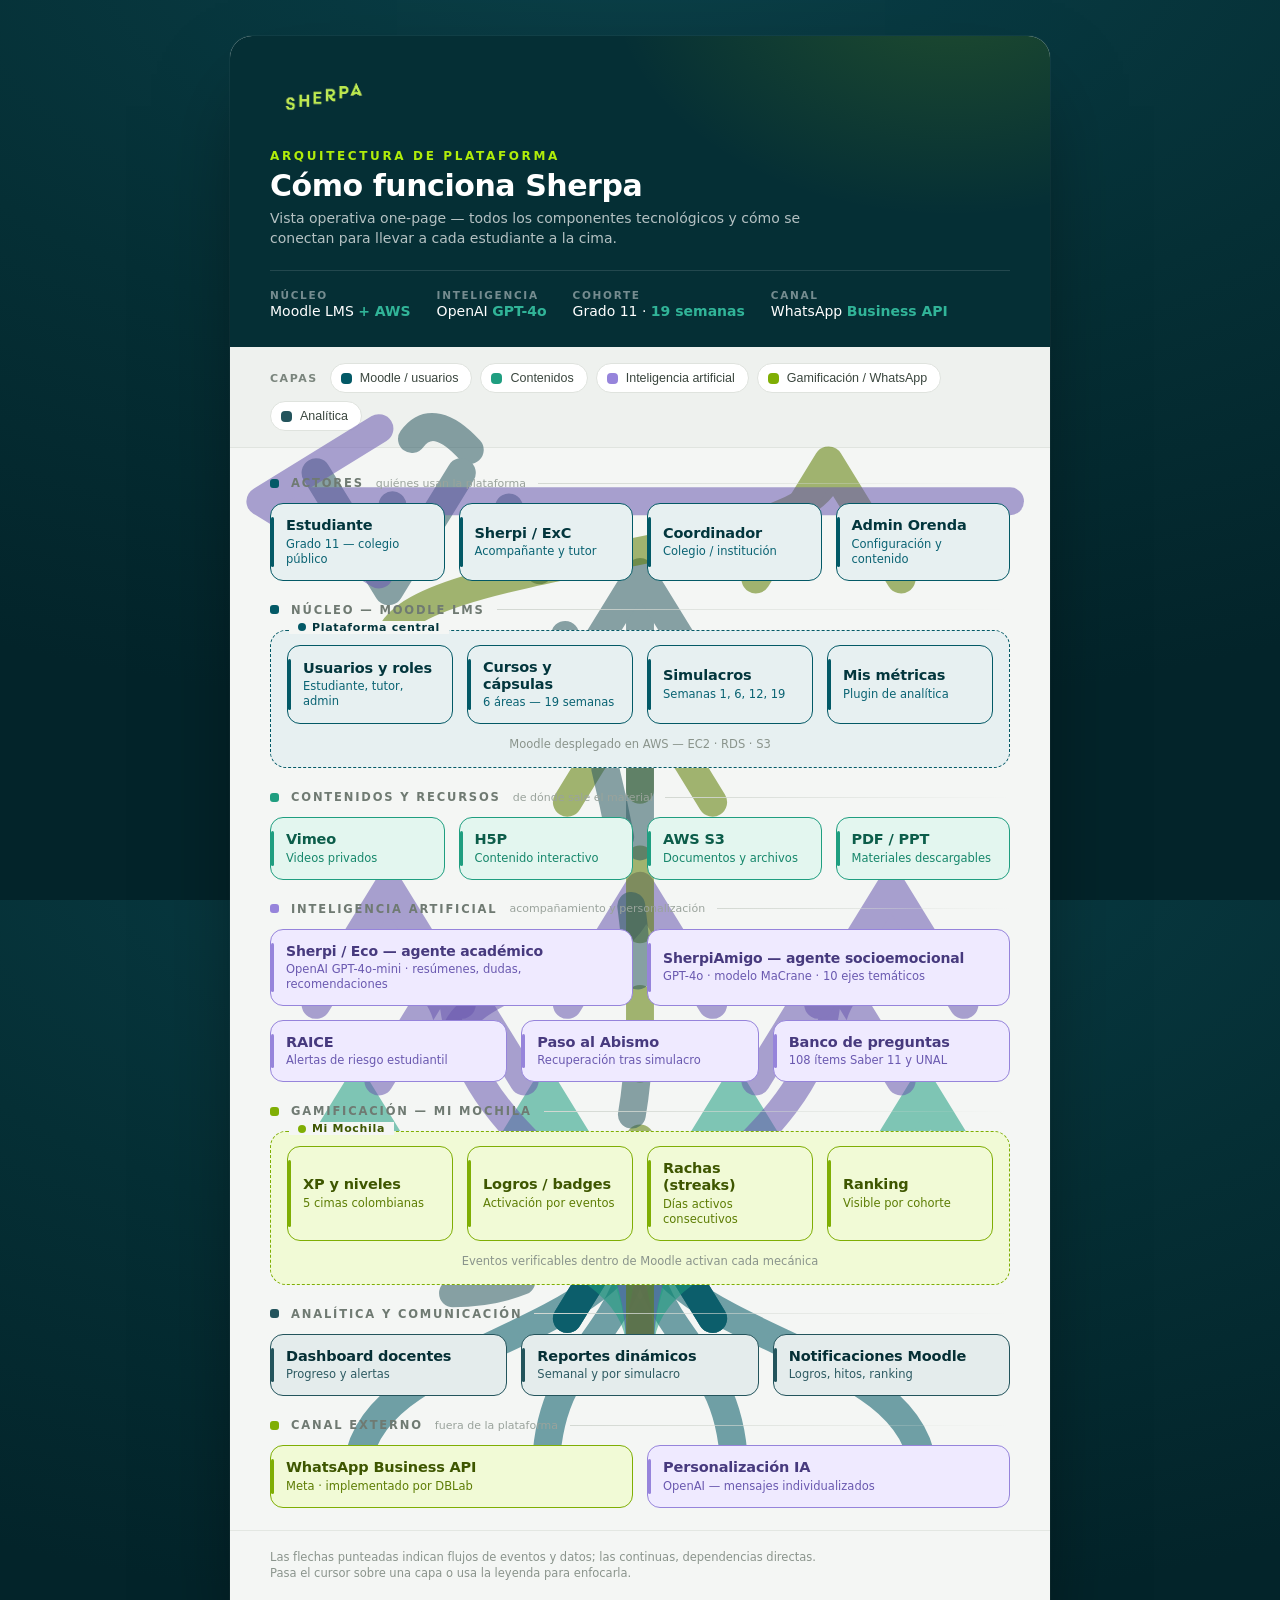
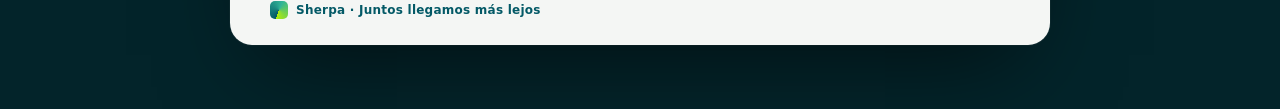
<file: diagrama/Arquitectura Sherpa.html>
<!DOCTYPE html>
<html lang="es">
<head>
<meta charset="UTF-8">
<meta name="viewport" content="width=device-width, initial-scale=1.0">
<title>Arquitectura de la plataforma Sherpa</title>
<link href="https://api.fontshare.com/v2/css?f[]=general-sans@400,500,600,700&display=swap" rel="stylesheet">
<style>
  :root{
    /* Sherpa brand palette (Manual de Marca, cap. 3) */
    --petrol:#052f35;
    --teal:#035966;
    --mint:#31b498;
    --lima:#b1ed0a;
    --lavanda:#c7b5f3;

    --ink:#052f35;
    --paper:#f4f6f4;

    /* Per-layer color systems: border / strong text / soft text / tint fill */
    --core-bd:#035966;   --core-tx:#03363d;  --core-sf:#0a6373;  --core-fill:#e7f0f1;  --core-band:#dceaeb;
    --content-bd:#1f9e80;--content-tx:#0c5d4a;--content-sf:#16876b;--content-fill:#e3f6ef;--content-band:#d6f0e6;
    --ai-bd:#9684db;     --ai-tx:#473a7e;    --ai-sf:#6a59b0;    --ai-fill:#efeaff;    --ai-band:#e7e0fb;
    --game-bd:#7fae04;   --game-tx:#3e5600;  --game-sf:#5d7d04;  --game-fill:#f1fad6;  --game-band:#e8f6c3;
    --ana-bd:#23545c;    --ana-tx:#052f35;   --ana-sf:#2d5a62;   --ana-fill:#e4ecec;   --ana-band:#d6e2e2;
  }

  *{box-sizing:border-box;margin:0;padding:0;}
  html,body{height:100%;}
  body{
    font-family:"General Sans",-apple-system,system-ui,sans-serif;
    background:
      radial-gradient(120% 90% at 50% -10%, #0a4049 0%, #052f35 55%, #03242a 100%);
    color:var(--ink);
    display:flex;
    align-items:flex-start;
    justify-content:center;
    min-height:100%;
    -webkit-font-smoothing:antialiased;
    overflow-x:hidden;
  }

  /* ---- stage scales the fixed-width poster to fit ---- */
  #stage{
    width:100%;
    display:flex;
    justify-content:center;
    padding:36px 24px 64px;
  }
  #scaler{transform-origin:top center;}

  .poster{
    width:820px;
    background:var(--paper);
    border-radius:22px;
    overflow:hidden;
    box-shadow:0 40px 90px -30px rgba(0,0,0,.6), 0 0 0 1px rgba(255,255,255,.04);
    position:relative;
  }

  /* ===== HEADER ===== */
  header.hdr{
    background:var(--petrol);
    color:#fff;
    padding:30px 40px 28px;
    position:relative;
    overflow:hidden;
  }
  header.hdr .grain{
    position:absolute;inset:0;
    background:radial-gradient(70% 130% at 88% -20%, rgba(177,237,10,.16), transparent 60%);
    pointer-events:none;
  }
  .logo-mark{
    display:block;position:relative;
    width:108px;height:auto;
    margin-bottom:22px;
  }
  .hdr-titles{position:relative;min-width:0;}
  .eyebrow{
    font-size:12px;font-weight:600;letter-spacing:.22em;text-transform:uppercase;
    color:var(--lima);
    margin-bottom:7px;
  }
  .hdr-titles h1{
    font-size:30px;font-weight:600;line-height:1.04;letter-spacing:-.015em;
    color:#fff;
  }
  .hdr-titles p{
    margin-top:8px;font-size:14px;font-weight:400;line-height:1.4;
    color:rgba(255,255,255,.7);max-width:560px;
  }
  .hdr-meta{
    position:relative;
    margin-top:22px;display:flex;gap:26px;flex-wrap:wrap;
    padding-top:18px;border-top:1px solid rgba(255,255,255,.12);
  }
  .hdr-meta .m{display:flex;flex-direction:column;gap:2px;}
  .hdr-meta .m .k{font-size:10.5px;font-weight:600;letter-spacing:.16em;text-transform:uppercase;color:rgba(255,255,255,.45);}
  .hdr-meta .m .v{font-size:14px;font-weight:500;color:#fff;}
  .hdr-meta .m .v b{color:var(--mint);font-weight:600;}

  /* ===== LEGEND (interactive) ===== */
  .legend{
    display:flex;flex-wrap:wrap;gap:8px;
    padding:16px 40px;
    background:#eef1ee;
    border-bottom:1px solid #e0e4df;
  }
  .legend .lg-label{
    font-size:11px;font-weight:600;letter-spacing:.14em;text-transform:uppercase;
    color:#7a857d;align-self:center;margin-right:4px;
  }
  .chip{
    display:inline-flex;align-items:center;gap:8px;
    padding:7px 13px 7px 10px;border-radius:999px;
    background:#fff;border:1px solid #dfe3de;
    font-size:12.5px;font-weight:500;color:#3a463e;
    cursor:pointer;user-select:none;
    transition:transform .12s ease, box-shadow .15s ease, opacity .15s ease, border-color .15s ease;
  }
  .chip .dot{width:11px;height:11px;border-radius:4px;flex:0 0 auto;}
  .chip:hover{transform:translateY(-1px);box-shadow:0 4px 12px -6px rgba(0,0,0,.3);}
  .chip[aria-pressed="true"]{border-color:var(--petrol);box-shadow:0 0 0 1.5px var(--petrol) inset;}
  body.has-focus .chip:not([aria-pressed="true"]){opacity:.5;}

  /* ===== DIAGRAM ===== */
  .diagram{position:relative;padding:28px 40px 16px;}
  svg.wires{position:absolute;inset:0;width:100%;height:100%;pointer-events:none;z-index:1;overflow:visible;}

  .layer{position:relative;z-index:2;margin-bottom:22px;}
  .layer:last-child{margin-bottom:6px;}
  .layer-head{display:flex;align-items:center;gap:12px;margin-bottom:13px;}
  .layer-head .lh-title{
    font-size:11.5px;font-weight:600;letter-spacing:.16em;text-transform:uppercase;
    color:#6f7a72;white-space:nowrap;
  }
  .layer-head .lh-tag{
    font-size:11px;font-weight:500;color:#9aa39c;white-space:nowrap;
  }
  .layer-head .rule{flex:1 1 auto;height:1px;background:linear-gradient(90deg,#d3d8d2,transparent);}
  .layer-head .lh-dot{width:9px;height:9px;border-radius:3px;flex:0 0 auto;}

  .row{display:grid;gap:14px;}
  .row.c4{grid-template-columns:repeat(4,1fr);}
  .row.c3{grid-template-columns:repeat(3,1fr);}
  .row.c2{grid-template-columns:repeat(2,1fr);}

  /* node cards */
  .node{
    border-radius:13px;
    padding:13px 15px;
    background:var(--n-fill,#fff);
    border:1px solid var(--n-bd,#dde2dd);
    position:relative;
    transition:transform .14s ease, box-shadow .18s ease, opacity .18s ease;
    min-height:58px;
    display:flex;flex-direction:column;justify-content:center;gap:3px;
  }
  .node::before{
    content:"";position:absolute;left:0;top:13px;bottom:13px;width:3px;border-radius:3px;
    background:var(--n-bd,#dde2dd);
  }
  .node .nt{font-size:14.5px;font-weight:600;line-height:1.15;color:var(--n-tx,#1f2a22);letter-spacing:-.01em;}
  .node .ns{font-size:11.5px;font-weight:400;line-height:1.3;color:var(--n-sf,#6b756d);}
  .node:hover{transform:translateY(-2px);box-shadow:0 10px 22px -12px rgba(5,47,53,.45);}

  /* container layers (Moodle, Mochila) */
  .container-box{
    border:1.5px dashed var(--cb-bd,#bcd2cf);
    border-radius:16px;
    background:var(--cb-bg,rgba(3,89,102,.04));
    padding:14px 16px 16px;
    position:relative;
  }
  .container-box .cb-cap{
    text-align:center;font-size:11.5px;font-weight:500;color:#8a948c;margin-top:13px;
  }
  .container-box .cb-badge{
    position:absolute;top:-10px;left:18px;
    background:var(--paper);padding:0 9px;
    font-size:11px;font-weight:600;letter-spacing:.06em;color:var(--cb-bd,#3a8c84);
    display:flex;align-items:center;gap:6px;white-space:nowrap;
  }
  .container-box .cb-badge .dot{width:8px;height:8px;border-radius:50%;}

  /* color systems applied to nodes */
  .core    {--n-bd:var(--core-bd);--n-tx:var(--core-tx);--n-sf:var(--core-sf);--n-fill:var(--core-fill);}
  .content {--n-bd:var(--content-bd);--n-tx:var(--content-tx);--n-sf:var(--content-sf);--n-fill:var(--content-fill);}
  .ai      {--n-bd:var(--ai-bd);--n-tx:var(--ai-tx);--n-sf:var(--ai-sf);--n-fill:var(--ai-fill);}
  .game    {--n-bd:var(--game-bd);--n-tx:var(--game-tx);--n-sf:var(--game-sf);--n-fill:var(--game-fill);}
  .ana     {--n-bd:var(--ana-bd);--n-tx:var(--ana-tx);--n-sf:var(--ana-sf);--n-fill:var(--ana-fill);}

  .ai-primary{min-height:64px;}
  .ai-primary .nt{font-size:14px;}

  /* dim non-focused layers */
  body.has-focus .layer[data-dim="true"]{opacity:.22;filter:saturate(.5);}
  body.has-focus .layer[data-dim="true"] .node:hover{transform:none;box-shadow:none;}

  /* footer */
  footer.ftr{
    padding:18px 40px 26px;
    display:flex;justify-content:space-between;align-items:center;gap:20px;
    border-top:1px solid #e3e7e2;flex-wrap:wrap;
  }
  footer.ftr .ft-note{font-size:11.5px;color:#8a948c;max-width:560px;line-height:1.4;}
  footer.ftr .ft-brand{font-size:12px;font-weight:600;color:var(--teal);letter-spacing:.02em;display:flex;align-items:center;gap:8px;}
  footer.ftr .ft-brand .iso{
    width:18px;height:18px;border-radius:5px;
    background:conic-gradient(from 200deg, var(--teal), var(--mint), var(--lima));
    display:inline-block;
  }

  @media print{
    body{background:#fff;}
    #stage{padding:0;}
    #scaler{transform:none !important;}
    .poster{box-shadow:none;border-radius:0;width:820px;}
    .chip{cursor:default;}
  }
</style>
</head>
<body>
<div id="stage">
  <div id="scaler">
    <div class="poster" id="poster">

      <!-- HEADER -->
      <header class="hdr">
        <div class="grain"></div>
        <img class="logo-mark" src="sherpa-logo.png" alt="Sherpa">
        <div class="hdr-titles">
          <div class="eyebrow">Arquitectura de plataforma</div>
          <h1>Cómo funciona Sherpa</h1>
          <p>Vista operativa one-page — todos los componentes tecnológicos y cómo se conectan para llevar a cada estudiante a la cima.</p>
        </div>
        <div class="hdr-meta">
          <div class="m"><span class="k">Núcleo</span><span class="v">Moodle LMS <b>+ AWS</b></span></div>
          <div class="m"><span class="k">Inteligencia</span><span class="v">OpenAI <b>GPT-4o</b></span></div>
          <div class="m"><span class="k">Cohorte</span><span class="v">Grado 11 · <b>19 semanas</b></span></div>
          <div class="m"><span class="k">Canal</span><span class="v">WhatsApp <b>Business API</b></span></div>
        </div>
      </header>

      <!-- LEGEND -->
      <div class="legend" id="legend">
        <span class="lg-label">Capas</span>
        <button class="chip" data-layer="core"    aria-pressed="false"><span class="dot" style="background:var(--core-bd)"></span>Moodle / usuarios</button>
        <button class="chip" data-layer="content" aria-pressed="false"><span class="dot" style="background:var(--content-bd)"></span>Contenidos</button>
        <button class="chip" data-layer="ai"      aria-pressed="false"><span class="dot" style="background:var(--ai-bd)"></span>Inteligencia artificial</button>
        <button class="chip" data-layer="game"    aria-pressed="false"><span class="dot" style="background:var(--game-bd)"></span>Gamificación / WhatsApp</button>
        <button class="chip" data-layer="ana"     aria-pressed="false"><span class="dot" style="background:var(--ana-bd)"></span>Analítica</button>
      </div>

      <!-- DIAGRAM -->
      <div class="diagram" id="diagram">
        <svg class="wires" id="wires" aria-hidden="true"></svg>

        <!-- ACTORES -->
        <section class="layer" data-layer="core">
          <div class="layer-head">
            <span class="lh-dot" style="background:var(--core-bd)"></span>
            <span class="lh-title">Actores</span>
            <span class="lh-tag">quiénes usan la plataforma</span>
            <span class="rule"></span>
          </div>
          <div class="row c4">
            <div class="node core" id="a-estudiante"><span class="nt">Estudiante</span><span class="ns">Grado 11 — colegio público</span></div>
            <div class="node core" id="a-sherpi"><span class="nt">Sherpi / ExC</span><span class="ns">Acompañante y tutor</span></div>
            <div class="node core" id="a-coordinador"><span class="nt">Coordinador</span><span class="ns">Colegio / institución</span></div>
            <div class="node core" id="a-admin"><span class="nt">Admin Orenda</span><span class="ns">Configuración y contenido</span></div>
          </div>
        </section>

        <!-- NÚCLEO MOODLE -->
        <section class="layer" data-layer="core">
          <div class="layer-head">
            <span class="lh-dot" style="background:var(--core-bd)"></span>
            <span class="lh-title">Núcleo — Moodle LMS</span>
            <span class="rule"></span>
          </div>
          <div class="container-box" id="moodle-box" style="--cb-bd:var(--core-bd);--cb-bg:var(--core-fill);">
            <span class="cb-badge" style="color:var(--core-tx)"><span class="dot" style="background:var(--core-bd)"></span>Plataforma central</span>
            <div class="row c4">
              <div class="node core" id="m-usuarios"><span class="nt">Usuarios y roles</span><span class="ns">Estudiante, tutor, admin</span></div>
              <div class="node core" id="m-cursos"><span class="nt">Cursos y cápsulas</span><span class="ns">6 áreas — 19 semanas</span></div>
              <div class="node core" id="m-simulacros"><span class="nt">Simulacros</span><span class="ns">Semanas 1, 6, 12, 19</span></div>
              <div class="node core" id="m-metricas"><span class="nt">Mis métricas</span><span class="ns">Plugin de analítica</span></div>
            </div>
            <div class="cb-cap">Moodle desplegado en AWS — EC2 · RDS · S3</div>
          </div>
        </section>

        <!-- CONTENIDOS -->
        <section class="layer" data-layer="content">
          <div class="layer-head">
            <span class="lh-dot" style="background:var(--content-bd)"></span>
            <span class="lh-title">Contenidos y recursos</span>
            <span class="lh-tag">de dónde sale el material</span>
            <span class="rule"></span>
          </div>
          <div class="row c4">
            <div class="node content" id="c-vimeo"><span class="nt">Vimeo</span><span class="ns">Videos privados</span></div>
            <div class="node content" id="c-h5p"><span class="nt">H5P</span><span class="ns">Contenido interactivo</span></div>
            <div class="node content" id="c-s3"><span class="nt">AWS S3</span><span class="ns">Documentos y archivos</span></div>
            <div class="node content" id="c-pdf"><span class="nt">PDF / PPT</span><span class="ns">Materiales descargables</span></div>
          </div>
        </section>

        <!-- IA -->
        <section class="layer" data-layer="ai">
          <div class="layer-head">
            <span class="lh-dot" style="background:var(--ai-bd)"></span>
            <span class="lh-title">Inteligencia artificial</span>
            <span class="lh-tag">acompañamiento y personalización</span>
            <span class="rule"></span>
          </div>
          <div class="row c2" style="margin-bottom:14px;">
            <div class="node ai ai-primary" id="ai-eco"><span class="nt">Sherpi / Eco — agente académico</span><span class="ns">OpenAI GPT-4o-mini · resúmenes, dudas, recomendaciones</span></div>
            <div class="node ai ai-primary" id="ai-amigo"><span class="nt">SherpiAmigo — agente socioemocional</span><span class="ns">GPT-4o · modelo MaCrane · 10 ejes temáticos</span></div>
          </div>
          <div class="row c3">
            <div class="node ai" id="ai-raice"><span class="nt">RAICE</span><span class="ns">Alertas de riesgo estudiantil</span></div>
            <div class="node ai" id="ai-abismo"><span class="nt">Paso al Abismo</span><span class="ns">Recuperación tras simulacro</span></div>
            <div class="node ai" id="ai-banco"><span class="nt">Banco de preguntas</span><span class="ns">108 ítems Saber 11 y UNAL</span></div>
          </div>
        </section>

        <!-- GAMIFICACIÓN -->
        <section class="layer" data-layer="game">
          <div class="layer-head">
            <span class="lh-dot" style="background:var(--game-bd)"></span>
            <span class="lh-title">Gamificación — Mi Mochila</span>
            <span class="rule"></span>
          </div>
          <div class="container-box" id="mochila-box" style="--cb-bd:var(--game-bd);--cb-bg:var(--game-fill);">
            <span class="cb-badge" style="color:var(--game-tx)"><span class="dot" style="background:var(--game-bd)"></span>Mi Mochila</span>
            <div class="row c4">
              <div class="node game" id="g-xp"><span class="nt">XP y niveles</span><span class="ns">5 cimas colombianas</span></div>
              <div class="node game" id="g-logros"><span class="nt">Logros / badges</span><span class="ns">Activación por eventos</span></div>
              <div class="node game" id="g-rachas"><span class="nt">Rachas (streaks)</span><span class="ns">Días activos consecutivos</span></div>
              <div class="node game" id="g-ranking"><span class="nt">Ranking</span><span class="ns">Visible por cohorte</span></div>
            </div>
            <div class="cb-cap">Eventos verificables dentro de Moodle activan cada mecánica</div>
          </div>
        </section>

        <!-- ANALÍTICA -->
        <section class="layer" data-layer="ana">
          <div class="layer-head">
            <span class="lh-dot" style="background:var(--ana-bd)"></span>
            <span class="lh-title">Analítica y comunicación</span>
            <span class="rule"></span>
          </div>
          <div class="row c3">
            <div class="node ana" id="an-dashboard"><span class="nt">Dashboard docentes</span><span class="ns">Progreso y alertas</span></div>
            <div class="node ana" id="an-reportes"><span class="nt">Reportes dinámicos</span><span class="ns">Semanal y por simulacro</span></div>
            <div class="node ana" id="an-notif"><span class="nt">Notificaciones Moodle</span><span class="ns">Logros, hitos, ranking</span></div>
          </div>
        </section>

        <!-- CANAL EXTERNO -->
        <section class="layer" data-layer="game">
          <div class="layer-head">
            <span class="lh-dot" style="background:var(--game-bd)"></span>
            <span class="lh-title">Canal externo</span>
            <span class="lh-tag">fuera de la plataforma</span>
            <span class="rule"></span>
          </div>
          <div class="row c2">
            <div class="node game" id="ext-whatsapp"><span class="nt">WhatsApp Business API</span><span class="ns">Meta · implementado por DBLab</span></div>
            <div class="node ai" id="ext-personalizacion"><span class="nt">Personalización IA</span><span class="ns">OpenAI — mensajes individualizados</span></div>
          </div>
        </section>
      </div>

      <!-- FOOTER -->
      <footer class="ftr">
        <div class="ft-note">Las flechas punteadas indican flujos de eventos y datos; las continuas, dependencias directas. Pasa el cursor sobre una capa o usa la leyenda para enfocarla.</div>
        <div class="ft-brand"><span class="iso"></span>Sherpa · Juntos llegamos más lejos</div>
      </footer>

    </div>
  </div>
</div>

<script>
/* ============ CONNECTORS ============
   Define semantic edges between cards; positions are read live from the DOM,
   so the wiring survives any layout/scale change. */
const EDGES = [
  // actores -> núcleo
  {from:'a-estudiante', to:'moodle-box', f:'b', t:'t', layer:'core'},
  {from:'a-sherpi',     to:'moodle-box', f:'b', t:'t', layer:'core'},
  {from:'a-coordinador',to:'moodle-box', f:'b', t:'t', layer:'core'},
  {from:'a-admin',      to:'moodle-box', f:'b', t:'t', layer:'core'},
  // núcleo -> contenidos
  {from:'moodle-box', to:'c-vimeo', f:'b', t:'t', layer:'content'},
  {from:'moodle-box', to:'c-h5p',   f:'b', t:'t', layer:'content'},
  {from:'moodle-box', to:'c-s3',    f:'b', t:'t', layer:'content'},
  {from:'moodle-box', to:'c-pdf',   f:'b', t:'t', layer:'content'},
  // núcleo -> IA
  {from:'moodle-box', to:'ai-eco',   f:'b', t:'t', layer:'ai'},
  {from:'moodle-box', to:'ai-amigo', f:'b', t:'t', layer:'ai'},
  // IA internos
  {from:'ai-eco',   to:'ai-raice',  f:'b', t:'t', layer:'ai'},
  {from:'ai-amigo', to:'ai-abismo', f:'b', t:'t', layer:'ai'},
  {from:'ai-amigo', to:'ai-banco',  f:'b', t:'t', layer:'ai'},
  // núcleo -> gamificación (evento, punteada)
  {from:'moodle-box', to:'mochila-box', f:'b', t:'t', layer:'game', dashed:true},
  // mis métricas -> analítica (datos, punteada, costado derecho)
  {from:'m-metricas', to:'an-notif', f:'r', t:'t', layer:'ana', dashed:true},
  // gamificación -> analítica
  {from:'mochila-box', to:'an-reportes', f:'b', t:'t', layer:'ana'},
  // analítica -> whatsapp
  {from:'an-notif', to:'ext-whatsapp', f:'b', t:'t', layer:'game'},
  // whatsapp -> personalización
  {from:'ext-whatsapp', to:'ext-personalizacion', f:'r', t:'l', layer:'ai'},
];

const svg = document.getElementById('wires');
const diagram = document.getElementById('diagram');
const SVGNS = 'http://www.w3.org/2000/svg';

function anchor(el, side, base){
  const r = el.getBoundingClientRect();
  const x = r.left - base.left, y = r.top - base.top;
  switch(side){
    case 't': return {x:x+r.width/2, y:y};
    case 'b': return {x:x+r.width/2, y:y+r.height};
    case 'l': return {x:x, y:y+r.height/2};
    case 'r': return {x:x+r.width, y:y+r.height/2};
  }
}

function buildWires(){
  const base = diagram.getBoundingClientRect();
  svg.setAttribute('viewBox', `0 0 ${base.width} ${base.height}`);
  svg.innerHTML = `
    <defs>
      <marker id="ar" viewBox="0 0 10 10" refX="7.5" refY="5" markerWidth="6.5" markerHeight="6.5" orient="auto-start-reverse">
        <path d="M1.5 1L8 5L1.5 9" fill="none" stroke="context-stroke" stroke-width="1.6" stroke-linecap="round" stroke-linejoin="round"></path>
      </marker>
    </defs>`;
  const colorOf = {
    core:'var(--core-bd)', content:'var(--content-bd)', ai:'var(--ai-sf)',
    game:'var(--game-sf)', ana:'var(--ana-sf)'
  };
  EDGES.forEach(e=>{
    const a = document.getElementById(e.from), b = document.getElementById(e.to);
    if(!a||!b) return;
    const p1 = anchor(a, e.f, base), p2 = anchor(b, e.t, base);
    let d;
    if((e.f==='r'&&e.t==='l') || (e.f==='l'&&e.t==='r')){
      const mx = (p1.x+p2.x)/2;
      d = `M${p1.x},${p1.y} C${mx},${p1.y} ${mx},${p2.y} ${p2.x},${p2.y}`;
    } else if(e.f==='r'){
      // route down the right gutter
      const mx = p1.x + 26;
      d = `M${p1.x},${p1.y} C${mx},${p1.y} ${p2.x},${p2.y-34} ${p2.x},${p2.y}`;
    } else {
      const my = (p1.y+p2.y)/2;
      d = `M${p1.x},${p1.y} C${p1.x},${my} ${p2.x},${my} ${p2.x},${p2.y}`;
    }
    const path = document.createElementNS(SVGNS,'path');
    path.setAttribute('d', d);
    path.setAttribute('fill','none');
    path.setAttribute('stroke', colorOf[e.layer] || 'var(--core-bd)');
    path.setAttribute('stroke-width','1.6');
    path.setAttribute('stroke-linecap','round');
    path.setAttribute('opacity','0.55');
    path.setAttribute('marker-end','url(#ar)');
    if(e.dashed) path.setAttribute('stroke-dasharray','4 4');
    path.dataset.layer = e.layer;
    path.classList.add('wire');
    svg.appendChild(path);
  });
}

/* ============ INTERACTIVITY ============ */
const body = document.body;
let focusLayer = null;

function applyFocus(layer){
  focusLayer = layer;
  if(layer){
    body.classList.add('has-focus');
  } else {
    body.classList.remove('has-focus');
  }
  document.querySelectorAll('.layer').forEach(l=>{
    l.dataset.dim = (layer && l.dataset.layer !== layer) ? 'true' : 'false';
  });
  document.querySelectorAll('.wire').forEach(w=>{
    const on = !layer || w.dataset.layer === layer;
    w.setAttribute('opacity', on ? '0.85' : '0.08');
    w.style.strokeWidth = (layer && on) ? '2.4' : '1.6';
  });
  document.querySelectorAll('.chip').forEach(c=>{
    c.setAttribute('aria-pressed', String(c.dataset.layer === layer));
  });
}

// legend click = pin focus (toggle)
document.getElementById('legend').addEventListener('click', e=>{
  const chip = e.target.closest('.chip');
  if(!chip) return;
  const l = chip.dataset.layer;
  applyFocus(focusLayer === l ? null : l);
});

// hover a layer band = temporary highlight (only when nothing pinned)
document.querySelectorAll('.layer').forEach(sec=>{
  sec.addEventListener('mouseenter', ()=>{
    if(focusLayer) return;
    const l = sec.dataset.layer;
    document.querySelectorAll('.wire').forEach(w=>{
      const on = w.dataset.layer === l;
      w.setAttribute('opacity', on ? '0.9' : '0.18');
      if(on) w.style.strokeWidth = '2.4';
    });
  });
  sec.addEventListener('mouseleave', ()=>{
    if(focusLayer) return;
    document.querySelectorAll('.wire').forEach(w=>{ w.setAttribute('opacity','0.55'); w.style.strokeWidth='1.6'; });
  });
});

/* ============ SCALE TO FIT ============ */
const scaler = document.getElementById('scaler');
const poster = document.getElementById('poster');
function fit(){
  const avail = window.innerWidth - 48;            // matches #stage horizontal padding
  const scale = Math.min(1, avail / 820);
  scaler.style.transform = `scale(${scale})`;
  // collapse the empty space left by scaling so vertical centering/scroll is correct
  const h = poster.getBoundingClientRect().height;  // already scaled height
  scaler.style.height = h + 'px';
  scaler.style.width = (820*scale) + 'px';
}

function refresh(){ buildWires(); fit(); }
window.addEventListener('resize', refresh);
window.addEventListener('load', ()=>{ buildWires(); fit(); setTimeout(refresh,150); });
if(document.fonts && document.fonts.ready) document.fonts.ready.then(refresh);
refresh();
</script>
</body>
</html>
</file>
<file: orenda.css>
/* =============================================
   FUNDACIÓN ORENDA — Stylesheet
   ============================================= */

@import url('https://fonts.googleapis.com/css2?family=Bebas+Neue&family=Instrument+Sans:ital,wght@0,400;0,500;0,600;0,700;1,400&display=swap');

:root {
  --off-white: #F7F6F2;
  --warm-white: #FFFDF8;
  --peach: #FF8F75;
  --light-peach: #FFE2D8;
  --lavender: #B5A3D8;
  --soft-gray: #EFEFEF;
  --black: #111111;
  --dark-gray: #4A4A4A;
  --white: #FFFFFF;
  --font-display: 'Bebas Neue', sans-serif;
  --font-body: 'Instrument Sans', sans-serif;
}

*, *::before, *::after { box-sizing: border-box; margin: 0; padding: 0; }

html { scroll-behavior: smooth; }

body {
  font-family: var(--font-body);
  color: var(--black);
  background: var(--warm-white);
  overflow-x: hidden;
  -webkit-font-smoothing: antialiased;
}

/* ── NAV ─────────────────────────────────────── */
#nav {
  position: fixed; top: 0; left: 0; right: 0; z-index: 100;
  padding: 20px 48px;
  display: flex; align-items: center; justify-content: space-between;
  transition: background 0.4s ease, padding 0.4s ease;
}
#nav.scrolled {
  background: var(--white);
  padding: 14px 48px;
  border-bottom: 1px solid #e0e0e0;
}
#nav.scrolled .nav-logo,
#nav.scrolled .nav-links a,
#nav.scrolled .nav-cta { color: var(--black); }
.nav-logo {
  font-family: var(--font-display);
  font-size: 22px;
  letter-spacing: 0.04em;
  color: var(--white);
  text-decoration: none;
  line-height: 1;
}
.nav-logo span { color: var(--peach); }
.nav-links {
  display: flex; gap: 32px; list-style: none;
}
.nav-links a {
  font-size: 12px; font-weight: 600; letter-spacing: 0.1em;
  text-transform: uppercase; color: var(--white);
  text-decoration: none; transition: color 0.2s;
}
.nav-links a:hover { color: var(--peach); }
.nav-cta {
  font-size: 12px; font-weight: 700; letter-spacing: 0.1em;
  text-transform: uppercase; color: var(--white);
  background: var(--peach); padding: 10px 20px;
  text-decoration: none; transition: background 0.2s, color 0.2s;
}
#nav.scrolled .nav-cta { color: var(--white); }
.nav-cta:hover { background: var(--black); color: var(--white); }
.nav-hamburger { display: none; flex-direction: column; gap: 5px; cursor: pointer; }
.nav-hamburger span { width: 24px; height: 2px; background: var(--white); display: block; transition: 0.3s; }
#nav.scrolled .nav-hamburger span { background: var(--black); }
.mobile-menu {
  display: none; position: fixed; top: 0; left: 0; right: 0; bottom: 0;
  background: var(--black); z-index: 99; flex-direction: column;
  align-items: center; justify-content: center; gap: 32px;
}
.mobile-menu.open { display: flex; }
.mobile-menu a {
  font-family: var(--font-display); font-size: 48px; color: var(--white);
  text-decoration: none; letter-spacing: 0.05em;
}
.mobile-menu a:hover { color: var(--peach); }
.mobile-close {
  position: absolute; top: 24px; right: 24px;
  color: var(--white); font-size: 32px; cursor: pointer; background: none; border: none;
}

/* ── HERO ────────────────────────────────────── */
#hero {
  height: 100vh; min-height: 600px;
  position: relative; display: flex; align-items: flex-end;
  padding: 80px 48px;
  background: linear-gradient(135deg, #1a0a05 0%, #2d1810 30%, #3d2215 60%, #1a0805 100%);
  overflow: hidden;
}
.hero-bg {
  position: absolute; inset: 0;
  background: 
    radial-gradient(ellipse at 60% 40%, rgba(255,143,117,0.15) 0%, transparent 60%),
    radial-gradient(ellipse at 20% 80%, rgba(181,163,216,0.1) 0%, transparent 50%),
    linear-gradient(180deg, rgba(0,0,0,0.3) 0%, rgba(0,0,0,0.7) 100%);
}
.hero-photo-hint {
  position: absolute; inset: 0;
  background: linear-gradient(135deg, #2c1509 0%, #4a2318 40%, #3a1c10 70%, #1f0d06 100%);
  opacity: 0.9;
}
.hero-grain {
  position: absolute; inset: 0;
  background-image: url("data:image/svg+xml,%3Csvg viewBox='0 0 256 256' xmlns='http://www.w3.org/2000/svg'%3E%3Cfilter id='noise'%3E%3CfeTurbulence type='fractalNoise' baseFrequency='0.9' numOctaves='4' stitchTiles='stitch'/%3E%3C/filter%3E%3Crect width='100%25' height='100%25' filter='url(%23noise)' opacity='0.08'/%3E%3C/svg%3E");
  opacity: 0.4;
}
.hero-label {
  position: absolute; top: 100px; left: 48px;
  font-size: 12px; font-weight: 600; letter-spacing: 0.15em;
  text-transform: uppercase; color: var(--peach); opacity: 0.8;
}
.hero-content { position: relative; z-index: 2; max-width: 900px; }
.hero-headline {
  font-family: var(--font-display);
  font-size: clamp(64px, 8vw, 110px);
  line-height: 0.95; letter-spacing: 0.01em;
  color: var(--white); margin-bottom: 28px;
}
.hero-headline em { color: var(--peach); font-style: normal; }
.hero-sub {
  font-size: clamp(16px, 1.5vw, 20px);
  color: rgba(255,255,255,0.85);
  max-width: 560px; line-height: 1.6; margin-bottom: 12px;
}
.hero-body {
  font-size: 14px; color: rgba(255,255,255,0.55);
  max-width: 480px; line-height: 1.6; margin-bottom: 40px;
}
.btn-hero {
  display: inline-flex; align-items: center; gap: 10px;
  background: var(--peach); color: var(--black);
  font-size: 13px; font-weight: 700; letter-spacing: 0.1em;
  text-transform: uppercase; padding: 16px 28px;
  text-decoration: none; transition: all 0.2s;
}
.btn-hero:hover { background: var(--white); }
.btn-hero .arrow { transition: transform 0.2s; }
.btn-hero:hover .arrow { transform: translate(3px, -3px); }
.scroll-indicator {
  position: absolute; bottom: 40px; right: 48px;
  display: flex; flex-direction: column; align-items: center; gap: 8px;
  color: rgba(255,255,255,0.4); font-size: 10px; letter-spacing: 0.15em;
  text-transform: uppercase;
}
.scroll-line {
  width: 1px; height: 60px;
  background: linear-gradient(to bottom, rgba(255,255,255,0.4), transparent);
  animation: scrollAnim 2s ease-in-out infinite;
}
@keyframes scrollAnim { 0%,100% { transform: scaleY(1); opacity: 0.4; } 50% { transform: scaleY(0.5); opacity: 1; } }

/* ── MARQUEE ─────────────────────────────────── */
.marquee-strip {
  background: var(--light-peach);
  height: 100px; overflow: hidden;
  display: flex; align-items: center;
  border-top: 1px solid rgba(255,143,117,0.2);
  border-bottom: 1px solid rgba(255,143,117,0.2);
}
.marquee-track {
  display: flex; gap: 0;
  animation: marqueeScroll 20s linear infinite;
  white-space: nowrap;
}
.marquee-item {
  font-family: var(--font-display);
  font-size: clamp(32px, 4vw, 52px);
  letter-spacing: 0.04em; color: var(--peach);
  padding: 0 40px; flex-shrink: 0;
}
@keyframes marqueeScroll { from { transform: translateX(0); } to { transform: translateX(-50%); } }

.btn-hero-sec {
  display: inline-flex; align-items: center; gap: 10px;
  border: 1px solid rgba(255,255,255,0.3); color: var(--white);
  font-size: 13px; font-weight: 700; letter-spacing: 0.1em;
  text-transform: uppercase; padding: 16px 28px;
  text-decoration: none; transition: all 0.2s;
}
.btn-hero-sec:hover { background: rgba(255,255,255,0.1); }
.hero-ctas { display: flex; gap: 16px; flex-wrap: wrap; }
.section-label {
  font-size: 11px; font-weight: 700; letter-spacing: 0.18em;
  text-transform: uppercase; color: var(--dark-gray);
  margin-bottom: 16px; opacity: 0.6;
}
.section-title {
  font-family: var(--font-display);
  font-size: clamp(48px, 6vw, 80px);
  line-height: 0.95; letter-spacing: 0.01em;
  color: var(--black); margin-bottom: 24px;
}
.section-title.lavender { color: var(--lavender); }
.section-title.peach { color: var(--peach); }
.reveal { opacity: 0; transform: translateY(40px); transition: opacity 0.7s ease, transform 0.7s ease; }
.reveal.visible { opacity: 1; transform: translateY(0); }

/* Hero elements animate in via keyframe, not IntersectionObserver */
#hero .reveal {
  opacity: 0;
  animation: heroFadeUp 0.9s ease forwards;
}
#hero .reveal.reveal-delay-1 { animation-delay: 0.15s; }
#hero .reveal.reveal-delay-2 { animation-delay: 0.3s; }

.hero-reveal {
  animation: heroFadeUp 0.9s ease forwards;
}
@keyframes heroFadeUp {
  from { opacity: 0; transform: translateY(40px); }
  to   { opacity: 1; transform: translateY(0); }
}
.reveal-delay-1 { transition-delay: 0.1s; }
.reveal-delay-2 { transition-delay: 0.2s; }
.reveal-delay-3 { transition-delay: 0.3s; }
.reveal-delay-4 { transition-delay: 0.4s; }

/* ── MISIÓN ──────────────────────────────────── */
#mision {
  background: var(--off-white);
  padding: 56px 48px;
  display: grid; grid-template-columns: 1fr 1.4fr; gap: 48px;
  align-items: center;
}
.mision-img {
  aspect-ratio: 1/1;
  background: linear-gradient(135deg, #3d2215 0%, #6b3d28 40%, #4a2318 100%);
  position: relative; overflow: hidden;
}
.mision-img::after {
  content: 'FOTO / Jóvenes en formación';
  position: absolute; bottom: 16px; left: 16px;
  font-size: 10px; letter-spacing: 0.1em; text-transform: uppercase;
  color: rgba(255,255,255,0.4);
}
.mision-accent {
  width: 36px; height: 36px;
  background: var(--peach); border-radius: 50%;
  display: flex; align-items: center; justify-content: center;
  font-size: 16px; margin-bottom: 16px;
}
.mision-body { font-size: 15px; line-height: 1.65; color: var(--dark-gray); }
.mision-body p { margin-bottom: 14px; }
.mision-quote {
  margin-top: 32px; padding: 20px 24px;
  border-left: 3px solid var(--peach);
  font-size: 14px; font-style: italic; color: var(--dark-gray);
}

/* ── REALIDAD ────────────────────────────────── */
#realidad { padding: 100px 48px; background: var(--warm-white); }
.realidad-header { margin-bottom: 16px; }
.realidad-sub {
  font-size: 14px; font-weight: 600; letter-spacing: 0.1em;
  text-transform: uppercase; color: var(--peach); margin-bottom: 60px;
}
.realidad-grid {
  display: grid;
  grid-template-columns: 1fr 1fr;
  gap: 0;
}
.realidad-item {
  padding: 40px 32px;
  border-top: 1px solid var(--black);
  display: grid; grid-template-columns: 80px 1fr; gap: 24px;
  align-items: start;
  transition: background 0.2s;
}
.realidad-item:hover { background: var(--off-white); }
.realidad-item:nth-child(odd) { border-right: 1px solid var(--black); }
.realidad-item:nth-last-child(-n+2) { border-bottom: 1px solid var(--black); }
.realidad-num {
  font-family: var(--font-display);
  font-size: 72px; line-height: 1;
  color: var(--lavender); letter-spacing: -0.02em;
}
.realidad-text h3 {
  font-size: 20px; font-weight: 700; margin-bottom: 10px;
  line-height: 1.2;
}
.realidad-text p { font-size: 15px; line-height: 1.6; color: var(--dark-gray); }

/* ── MODELO ──────────────────────────────────── */
#modelo { padding: 100px 48px; background: var(--soft-gray); }
.modelo-intro { max-width: 640px; margin-bottom: 64px; }
.modelo-intro p { font-size: 17px; line-height: 1.7; color: var(--dark-gray); margin-top: 16px; }
.pathway {
  display: grid;
  grid-template-columns: repeat(6, 1fr);
  gap: 0; position: relative;
}
.pathway::before {
  content: '';
  position: absolute; top: 44px; left: 0; right: 0; height: 2px;
  background: var(--black);
}
.pathway-step { position: relative; padding-top: 80px; padding-right: 16px; }
.pathway-dot {
  position: absolute; top: 36px; left: 0;
  width: 16px; height: 16px; background: var(--peach);
  border: 2px solid var(--black); border-radius: 50%;
}
.pathway-step h4 {
  font-family: var(--font-display); font-size: 22px; letter-spacing: 0.02em;
  margin-bottom: 8px;
}
.pathway-step p { font-size: 13px; color: var(--dark-gray); line-height: 1.5; }
.pathway-arrow {
  position: absolute; top: 38px; right: -8px;
  font-size: 18px; color: var(--peach); font-weight: 700;
}

/* ── CARRERAS ────────────────────────────────── */
#carreras { padding: 100px 48px; background: var(--off-white); position: relative; overflow: hidden; }
.carreras-bg-num {
  position: absolute; right: -20px; top: 50%; transform: translateY(-50%);
  font-family: var(--font-display); font-size: 380px; line-height: 1;
  color: rgba(181,163,216,0.12); pointer-events: none; user-select: none;
}
.carreras-grid {
  display: grid;
  grid-template-columns: repeat(3, 1fr);
  gap: 0; position: relative; z-index: 1;
  border-top: 1px solid var(--black);
  margin-top: 48px;
}
.carrera-item {
  padding: 24px 16px 24px 0;
  border-bottom: 1px solid rgba(0,0,0,0.12);
  transition: padding-left 0.2s;
  cursor: default;
}
.carrera-item:hover { padding-left: 12px; }
.carrera-item h4 { font-size: 16px; font-weight: 700; margin-bottom: 4px; }
.carrera-item span { font-size: 13px; color: var(--dark-gray); }
.carrera-item:hover h4 { text-decoration: underline; text-decoration-color: var(--peach); }

/* ── IMPACTO ─────────────────────────────────── */
#impacto { padding: 100px 48px; background: var(--black); color: var(--white); }
#impacto .section-label { color: rgba(255,255,255,0.4); }
#impacto .section-title { color: var(--white); }
.impacto-sub { font-size: 16px; color: rgba(255,255,255,0.6); max-width: 520px; margin-bottom: 64px; line-height: 1.6; }
.impacto-grid {
  display: grid; grid-template-columns: repeat(3, 1fr);
  gap: 0; border: 1px solid rgba(255,255,255,0.12);
}
.stat-card {
  padding: 48px 40px;
  border-right: 1px solid rgba(255,255,255,0.12);
  border-bottom: 1px solid rgba(255,255,255,0.12);
}
.stat-card:nth-child(3n) { border-right: none; }
.stat-card:nth-child(4), .stat-card:nth-child(5), .stat-card:nth-child(6) { border-bottom: none; }
.stat-number {
  font-family: var(--font-display);
  font-size: clamp(56px, 7vw, 96px);
  line-height: 0.9; letter-spacing: -0.02em;
  color: var(--peach); margin-bottom: 12px;
}
.stat-number.lav { color: var(--lavender); }
.stat-label { font-size: 14px; color: rgba(255,255,255,0.65); line-height: 1.5; }

/* ── FUNDADORA ───────────────────────────────── */
#fundadora {
  padding: 100px 48px; background: var(--light-peach);
  display: grid; grid-template-columns: 1fr 1.2fr; gap: 80px; align-items: center;
}
.fundadora-img {
  aspect-ratio: 3/4;
  background: linear-gradient(135deg, #4a2318 0%, #7a3d28 50%, #3d1a0f 100%);
  position: relative; overflow: hidden;
}
.fundadora-img::after {
  content: 'FOTO / Adriana León';
  position: absolute; bottom: 20px; left: 20px;
  font-size: 11px; letter-spacing: 0.1em; text-transform: uppercase;
  color: rgba(255,255,255,0.4);
}
.fundadora-quote-mark {
  font-family: var(--font-display); font-size: 160px; line-height: 0.7;
  color: var(--peach); opacity: 0.4; margin-bottom: 8px;
}
.fundadora-quote {
  font-size: clamp(20px, 2.5vw, 28px); font-style: italic; font-weight: 500;
  line-height: 1.4; margin-bottom: 20px;
}
.fundadora-attribution {
  font-size: 13px; font-weight: 700; letter-spacing: 0.1em;
  text-transform: uppercase; margin-bottom: 32px; color: var(--dark-gray);
}
.fundadora-bio { font-size: 15px; line-height: 1.7; color: var(--dark-gray); }

/* ── TESTIMONIOS ─────────────────────────────── */
#testimonios { padding: 100px 48px; background: var(--warm-white); }
.testimonios-grid {
  display: grid; grid-template-columns: repeat(3, 1fr);
  gap: 24px; margin-top: 48px;
}
.testimonio-card {
  background: var(--soft-gray);
  padding: 40px 32px;
  transition: transform 0.2s, box-shadow 0.2s;
}
.testimonio-card:hover { transform: translateY(-6px); box-shadow: 0 20px 40px rgba(0,0,0,0.08); }
.testimonio-accent { color: var(--peach); font-size: 40px; line-height: 1; margin-bottom: 16px; }
.testimonio-text {
  font-size: 17px; font-style: italic; line-height: 1.6;
  margin-bottom: 28px; color: var(--black);
}
.testimonio-avatar {
  width: 48px; height: 48px; border-radius: 50%;
  background: linear-gradient(135deg, var(--peach), var(--lavender));
  margin-bottom: 12px;
}
.testimonio-name { font-size: 14px; font-weight: 700; }
.testimonio-role { font-size: 12px; color: var(--dark-gray); margin-top: 2px; }

/* ── ALIADOS ─────────────────────────────────── */
#aliados { padding: 80px 48px; background: var(--off-white); }
.aliados-intro { font-size: 16px; color: var(--dark-gray); max-width: 480px; margin-bottom: 48px; }
.aliados-grid {
  display: grid; grid-template-columns: repeat(5, 1fr);
  gap: 0; border-top: 1px solid var(--black);
}
.aliado-item {
  padding: 28px 20px;
  border-right: 1px solid rgba(0,0,0,0.1);
  border-bottom: 1px solid rgba(0,0,0,0.1);
  display: flex; align-items: center; justify-content: center;
  font-size: 13px; font-weight: 700; letter-spacing: 0.05em;
  text-align: center; text-transform: uppercase;
  transition: background 0.2s;
}
.aliado-item:hover { background: var(--light-peach); }

/* ── SHERPA DIVIDER ──────────────────────────── */
/* ── SHERPA DIVIDER (full hero + dashboard) ── */
#sherpa-divider {
  background: #052f35;
  padding: 80px 48px;
  display: grid;
  grid-template-columns: 1fr 1.4fr;
  gap: 64px;
  align-items: center;
  min-height: 100vh;
  position: relative;
  overflow: hidden;
}
.sd-grain {
  position: absolute; inset: 0; pointer-events: none; z-index: 0;
  background-image: url("data:image/svg+xml,%3Csvg viewBox='0 0 256 256' xmlns='http://www.w3.org/2000/svg'%3E%3Cfilter id='n'%3E%3CfeTurbulence type='fractalNoise' baseFrequency='0.9' numOctaves='4' stitchTiles='stitch'/%3E%3C/filter%3E%3Crect width='100%25' height='100%25' filter='url(%23n)' opacity='0.04'/%3E%3C/svg%3E");
}
.sd-left { position: relative; z-index: 1; }
.sd-tag {
  font-size: 11px; font-weight: 700; letter-spacing: 0.18em;
  text-transform: uppercase; color: rgba(177,237,10,0.7); margin-bottom: 20px;
}
.sd-title {
  font-family: 'Bebas Neue', sans-serif;
  font-size: clamp(64px, 7vw, 100px);
  line-height: 0.9; color: #fff; letter-spacing: 0.01em; margin-bottom: 24px;
}
.sd-sub {
  font-size: 17px; line-height: 1.65;
  color: rgba(255,255,255,0.65); max-width: 380px; margin-bottom: 36px;
}
.sd-cta {
  display: inline-flex; align-items: center; gap: 8px;
  background: #b1ed0a; color: #052f35;
  font-size: 13px; font-weight: 700; letter-spacing: 0.08em;
  text-transform: uppercase; padding: 14px 24px;
  text-decoration: none; transition: all 0.2s; margin-bottom: 48px; display: block; width: fit-content;
}
.sd-cta:hover { background: #fff; }
.sd-stats { display: flex; gap: 40px; border-top: 1px solid rgba(255,255,255,0.1); padding-top: 32px; }
.sd-stat { display: flex; flex-direction: column; gap: 4px; }
.sd-stat-num { font-family: 'Bebas Neue', sans-serif; font-size: 40px; line-height: 1; color: #b1ed0a; }
.sd-stat-label { font-size: 12px; color: rgba(255,255,255,0.45); }
.sd-right { position: relative; z-index: 1; }
.sd-dashboard-wrap {
  background: rgba(255,255,255,0.07);
  border: 1px solid rgba(255,255,255,0.12);
  border-radius: 16px; padding: 10px;
  box-shadow: 0 40px 80px rgba(0,0,0,0.4);
}
.sd-dashboard {
  display: flex; background: #fff; border-radius: 10px;
  overflow: hidden; font-size: 11px;
  font-family: 'Instrument Sans', sans-serif;
  user-select: none; pointer-events: none; min-height: 420px;
}
.sd-db-sidebar {
  width: 140px; flex-shrink: 0; background: #052f35;
  padding: 14px 10px; display: flex; flex-direction: column; gap: 12px;
}
.sd-db-logo { display: flex; align-items: center; gap: 6px; color: #fff; font-weight: 700; font-size: 13px; }
.sd-db-logo-icon {
  width: 24px; height: 24px; border-radius: 6px; background: #b1ed0a; color: #052f35;
  font-weight: 900; font-size: 13px; display: flex; align-items: center; justify-content: center;
}
.sd-db-user { display: flex; align-items: center; gap: 6px; padding: 6px 0; border-bottom: 1px solid rgba(255,255,255,0.1); }
.sd-db-avatar {
  width: 24px; height: 24px; border-radius: 50%; background: #31b498; color: #fff;
  font-size: 9px; font-weight: 700; display: flex; align-items: center; justify-content: center; flex-shrink: 0;
}
.sd-db-username { font-size: 9px; font-weight: 600; color: #fff; line-height: 1.3; }
.sd-db-useremail { font-size: 8px; color: rgba(255,255,255,0.45); }
.sd-db-nav { display: flex; flex-direction: column; gap: 2px; }
.sd-db-nav-item {
  display: block; padding: 5px 8px; border-radius: 6px;
  color: rgba(255,255,255,0.6); font-size: 9px; cursor: default;
  white-space: nowrap; overflow: hidden; text-overflow: ellipsis;
}
.sd-db-nav-item.sd-active { background: rgba(177,237,10,0.15); color: #b1ed0a; }
.sd-db-main { flex: 1; display: flex; flex-direction: column; background: #f8fffe; overflow: hidden; }
.sd-db-topbar {
  display: flex; justify-content: space-between; align-items: flex-start;
  padding: 12px 14px 8px; background: #fff; border-bottom: 1px solid #eef;
}
.sd-db-greeting { font-size: 12px; font-weight: 700; color: #052f35; }
.sd-db-greeting-sub { font-size: 8px; color: #888; margin-top: 2px; max-width: 280px; }
.sd-db-topbar-right { display: flex; align-items: center; gap: 8px; flex-shrink: 0; }
.sd-db-sherpiamigo { background: #b1ed0a; color: #052f35; font-size: 8px; font-weight: 700; padding: 4px 8px; border-radius: 12px; }
.sd-db-bell { font-size: 12px; }
.sd-db-banner {
  display: flex; align-items: center; gap: 10px;
  background: #035966; color: #fff;
  padding: 8px 14px; font-size: 9px; margin: 8px 10px; border-radius: 8px;
}
.sd-db-banner-icon { font-size: 16px; flex-shrink: 0; }
.sd-db-banner-title { font-weight: 700; font-size: 10px; margin-bottom: 2px; }
.sd-db-banner-sub { color: rgba(255,255,255,0.75); }
.sd-db-stats-row { display: grid; grid-template-columns: repeat(3, 1fr); gap: 6px; padding: 0 10px 8px; }
.sd-db-stat-card { background: #fff; border: 1px solid #eee; border-radius: 8px; padding: 8px 10px; }
.sd-db-stat-label { font-size: 8px; color: #888; margin-bottom: 4px; }
.sd-db-stat-val { font-size: 18px; font-weight: 700; color: #052f35; line-height: 1.1; }
.sd-db-stat-val--sm { font-size: 11px; }
.sd-db-stat-sub { font-size: 7px; color: #aaa; margin-top: 4px; }
.sd-db-stat-bar { height: 3px; background: #eee; border-radius: 2px; margin-top: 6px; }
.sd-db-stat-bar-fill { height: 100%; background: #b1ed0a; border-radius: 2px; }
.sd-db-bottom-row { display: flex; gap: 8px; padding: 0 10px 10px; flex: 1; min-height: 0; }
.sd-db-expedition {
  flex: 1.5; background: #052f35; border-radius: 8px; overflow: hidden;
  display: flex; flex-direction: column;
}
.sd-db-exp-header {
  display: flex; justify-content: space-between; align-items: center;
  padding: 8px 10px; color: #fff; font-size: 9px; font-weight: 700;
}
.sd-db-exp-meta { font-size: 7px; color: rgba(255,255,255,0.5); font-weight: 400; }
.sd-db-exp-chart { flex: 1; min-height: 100px; }
.sd-db-exp-chart svg { width: 100%; height: 100%; display: block; }
.sd-db-courses {
  flex: 1; background: #fff; border: 1px solid #eee;
  border-radius: 8px; padding: 8px 10px;
  display: flex; flex-direction: column; gap: 6px;
}
.sd-db-courses-header {
  font-size: 9px; font-weight: 700; color: #052f35;
  display: flex; justify-content: space-between; margin-bottom: 2px;
}
.sd-db-courses-header span { color: #31b498; font-weight: 600; }
.sd-db-course-item { display: flex; align-items: center; gap: 6px; }
.sd-db-course-icon {
  width: 20px; height: 20px; border-radius: 6px; color: #fff;
  font-size: 8px; font-weight: 700; display: flex; align-items: center; justify-content: center; flex-shrink: 0;
}
.sd-db-course-info { flex: 1; }
.sd-db-course-name { font-size: 8px; color: #333; margin-bottom: 3px; }
.sd-db-prog-bar { height: 3px; background: #eee; border-radius: 2px; overflow: hidden; }
.sherpa-div-sub {
  font-size: 20px; color: rgba(255,255,255,0.8); max-width: 480px;
}

/* ── SHERPA HERO (2-col accordion) ─────────── */
#sherpa-hero {
  display: grid;
  grid-template-columns: 1fr 1fr;
  min-height: 100vh;
  background: #052f35 !important;
  padding: 80px 48px;
  gap: 80px;
  align-items: center;
}

/* Left */
.sh-left { color: #fff; }
.sh-left-tag {
  font-size: 11px; font-weight: 700; letter-spacing: 0.18em;
  text-transform: uppercase; color: rgba(177,237,10,0.7);
  margin-bottom: 16px;
}
.sh-left-title {
  font-family: 'Bebas Neue', sans-serif;
  font-size: clamp(80px, 10vw, 140px);
  line-height: 0.88; color: #b1ed0a;
  letter-spacing: 0.01em; margin-bottom: 24px;
}
.sh-left-sub {
  font-size: 18px; line-height: 1.6;
  color: rgba(255,255,255,0.75);
  max-width: 380px; margin-bottom: 40px;
}
.sh-left-cta {
  display: inline-flex; align-items: center; gap: 10px;
  border: 1px solid rgba(177,237,10,0.4); color: #b1ed0a;
  font-size: 12px; font-weight: 700; letter-spacing: 0.12em;
  text-transform: uppercase; padding: 14px 24px;
  text-decoration: none; transition: all 0.2s;
}
.sh-left-cta:hover { background: #b1ed0a; color: #052f35; border-color: #b1ed0a; }

/* Accordion */
.sh-accordion {
  display: flex; flex-direction: column; gap: 8px;
}
.sh-acc-item {
  background: #035966;
  border-radius: 12px;
  overflow: hidden;
  transition: background 0.2s;
}
.sh-acc-item.sh-acc-lime { background: #b1ed0a; }
.sh-acc-item.sh-acc-dark { background: #021a1e; }

.sh-acc-header {
  width: 100%; display: flex; align-items: center;
  justify-content: space-between;
  padding: 20px 24px;
  background: none; border: none; cursor: pointer;
  font-family: 'Instrument Sans', sans-serif;
  font-size: 18px; font-weight: 700;
  color: #fff; text-align: left;
  transition: color 0.2s;
}
.sh-acc-item.sh-acc-lime .sh-acc-header { color: #052f35; }
.sh-acc-item.sh-acc-dark .sh-acc-header { color: #fff; }

.sh-acc-icon {
  font-size: 22px; font-weight: 300; flex-shrink: 0;
  width: 32px; height: 32px;
  border-radius: 50%;
  border: 1.5px solid rgba(255,255,255,0.35);
  display: flex; align-items: center; justify-content: center;
  font-family: monospace; line-height: 1;
  transition: all 0.2s;
}
.sh-acc-item.sh-acc-lime .sh-acc-icon {
  border-color: rgba(5,47,53,0.35); color: #052f35;
}

.sh-acc-body {
  max-height: 0; overflow: hidden;
  transition: max-height 0.4s ease, padding 0.3s ease;
  padding: 0 24px;
}
.sh-acc-item.sh-acc-open .sh-acc-body {
  max-height: 200px;
  padding: 0 24px 20px;
}
.sh-acc-body p {
  font-size: 14px; line-height: 1.65;
  color: rgba(255,255,255,0.75); margin-bottom: 16px;
}
.sh-acc-item.sh-acc-lime .sh-acc-body p { color: rgba(5,47,53,0.75); }
.sh-acc-link {
  display: inline-flex; align-items: center; justify-content: center;
  width: 36px; height: 36px;
  border-radius: 50%; border: 1.5px solid rgba(255,255,255,0.35);
  color: #fff; text-decoration: none; font-size: 16px;
  transition: all 0.2s;
}
.sh-acc-link:hover { background: rgba(255,255,255,0.15); }
.sh-acc-item.sh-acc-lime .sh-acc-link {
  border-color: rgba(5,47,53,0.35); color: #052f35;
}

@media (max-width: 768px) {
  #sherpa-hero {
    grid-template-columns: 1fr;
    padding: 64px 24px;
    gap: 40px;
    min-height: auto;
  }
}


/* ── SHERPA STATS ────────────────────────────── */
#sherpa-stats {
  background: var(--soft-gray); padding: 80px 48px;
}
.sherpa-stats-grid {
  display: grid; grid-template-columns: repeat(3, 1fr); gap: 0;
  margin-top: 48px; border: 1px solid var(--black);
}
.sherpa-stat-card { padding: 48px 40px; border-right: 1px solid var(--black); }
.sherpa-stat-card:last-child { border-right: none; }
.sherpa-stat-num {
  font-family: var(--font-display);
  font-size: clamp(60px, 8vw, 96px); line-height: 0.9;
  color: var(--peach); margin-bottom: 16px;
}
.sherpa-stat-text { font-size: 15px; line-height: 1.6; color: var(--dark-gray); }

/* ── QUÉ ES ──────────────────────────────────── */
#que-es { padding: 100px 48px; background: var(--warm-white); }
.que-es-intro { max-width: 640px; margin-bottom: 16px; }
.que-es-badge {
  display: inline-flex; align-items: center; gap: 8px;
  background: var(--peach); color: var(--black);
  font-size: 13px; font-weight: 700; letter-spacing: 0.08em;
  padding: 8px 16px; margin: 32px 0 56px;
}
.dimensiones-grid {
  display: grid; grid-template-columns: repeat(2, 1fr); gap: 2px;
  background: var(--black);
}
.dimension-card {
  background: var(--off-white); padding: 48px 40px;
  transition: background 0.2s;
}
.dimension-card:hover { background: var(--light-peach); }
.dimension-icon {
  width: 48px; height: 48px; margin-bottom: 20px;
  display: flex; align-items: center; justify-content: center;
}
.dimension-icon svg { width: 100%; height: 100%; }
.dimension-num {
  font-family: var(--font-display); font-size: 14px; letter-spacing: 0.1em;
  color: var(--peach); margin-bottom: 8px;
}
.dimension-title { font-size: 22px; font-weight: 700; margin-bottom: 12px; }
.dimension-body { font-size: 15px; line-height: 1.6; color: var(--dark-gray); }

/* ── CÓMO FUNCIONA ───────────────────────────── */
#como-funciona { padding: 100px 48px; background: var(--black); color: var(--white); }
#como-funciona .section-label { color: rgba(255,255,255,0.4); }
#como-funciona .section-title { color: var(--white); }
.features-grid {
  display: grid; grid-template-columns: repeat(3, 1fr); gap: 0;
  margin-top: 56px; border: 1px solid rgba(255,255,255,0.1);
}
.feature-card {
  padding: 40px 32px;
  border-right: 1px solid rgba(255,255,255,0.1);
  border-bottom: 1px solid rgba(255,255,255,0.1);
  transition: background 0.2s;
}
.feature-card:nth-child(3n) { border-right: none; }
.feature-card:nth-child(4), .feature-card:nth-child(5), .feature-card:nth-child(6) { border-bottom: none; }
.feature-card:hover { background: rgba(255,143,117,0.08); }
.feature-num {
  font-family: var(--font-display); font-size: 14px;
  color: var(--peach); letter-spacing: 0.1em; margin-bottom: 16px;
}
.feature-title { font-size: 20px; font-weight: 700; margin-bottom: 12px; color: var(--white); }
.feature-body { font-size: 14px; line-height: 1.6; color: rgba(255,255,255,0.55); }

/* ── PLATAFORMA ──────────────────────────────── */
#plataforma {
  padding: 100px 48px; background: #0a0a0a;
}
#plataforma .section-label { color: rgba(255,255,255,0.4); }
#plataforma .section-title { color: var(--white); }
.plataforma-sub { font-size: 16px; color: rgba(255,255,255,0.5); margin-bottom: 48px; }
.video-placeholder {
  aspect-ratio: 16/9; background: var(--black);
  border: 1px solid rgba(255,255,255,0.1);
  display: flex; align-items: center; justify-content: center;
  flex-direction: column; gap: 16px; cursor: pointer;
  position: relative; overflow: hidden;
  transition: border-color 0.2s;
}
.video-placeholder:hover { border-color: var(--peach); }
.video-placeholder::before {
  content: '';
  position: absolute; inset: 0;
  background: radial-gradient(ellipse at center, rgba(181,163,216,0.08) 0%, transparent 70%);
}
.play-btn {
  width: 80px; height: 80px; border-radius: 50%;
  border: 2px solid var(--peach);
  display: flex; align-items: center; justify-content: center;
  color: var(--peach); font-size: 28px;
  transition: background 0.2s;
  position: relative; z-index: 1;
}
.video-placeholder:hover .play-btn { background: var(--peach); color: var(--black); }
.video-placeholder p { color: rgba(255,255,255,0.3); font-size: 13px; letter-spacing: 0.1em; z-index: 1; }

/* ── DIFERENCIADORES ─────────────────────────── */
#diferenciadores { padding: 100px 48px; background: var(--warm-white); }
.diferenciadores-grid {
  display: grid; grid-template-columns: repeat(3, 1fr); gap: 0;
  margin-top: 56px; border-top: 2px solid var(--black);
}
.diferenciador-card { padding: 48px 32px 48px 0; border-right: 1px solid rgba(0,0,0,0.12); }
.diferenciador-card:last-child { border-right: none; padding-right: 0; padding-left: 32px; }
.diferenciador-card:nth-child(2) { padding: 48px 32px; }
.diferenciador-num {
  font-family: var(--font-display); font-size: 80px; line-height: 0.9;
  color: var(--lavender); margin-bottom: 20px;
}
.diferenciador-title { font-size: 22px; font-weight: 700; margin-bottom: 16px; }
.diferenciador-body { font-size: 15px; line-height: 1.7; color: var(--dark-gray); }

/* ── RESULTADOS ──────────────────────────────── */
#resultados { padding: 100px 48px; background: var(--black); color: var(--white); }
#resultados .section-label { color: rgba(255,255,255,0.4); }
#resultados .section-title { color: var(--white); }
.resultados-grid {
  display: grid; grid-template-columns: repeat(4, 1fr); gap: 0;
  margin-top: 56px; border: 1px solid rgba(255,255,255,0.1);
}
.resultado-card { padding: 48px 32px; border-right: 1px solid rgba(255,255,255,0.1); }
.resultado-card:last-child { border-right: none; }
.resultado-pct {
  font-family: var(--font-display);
  font-size: clamp(56px, 7vw, 96px); line-height: 0.9;
  margin-bottom: 8px;
}
.resultado-bar {
  height: 3px; background: rgba(255,255,255,0.1);
  margin: 16px 0; position: relative;
}
.resultado-bar-fill {
  height: 100%; background: var(--peach);
  width: 0; transition: width 1.5s ease;
}
.resultado-bar-fill.lav { background: var(--lavender); }
.resultado-label { font-size: 14px; color: rgba(255,255,255,0.55); line-height: 1.5; }

/* ── EQUIPO SLIDER ───────────────────────────── */
#equipo { padding: 0 !important; background: #021a1e !important; overflow: hidden; }
.eq-hero { display: grid; grid-template-columns: 1fr 1fr; min-height: 90vh; }
.eq-left { position: relative; overflow: hidden; display: flex; align-items: flex-end; }
.eq-bg { position: absolute; inset: 0; background: linear-gradient(135deg, #035966 0%, #021a1e 100%); transition: background 0.5s ease, opacity 0.3s ease; }
.eq-overlay { position: absolute; inset: 0; background: linear-gradient(to top, rgba(2,26,30,0.9) 0%, rgba(2,26,30,0.3) 60%, transparent 100%); }
.eq-left-content { position: relative; z-index: 2; padding: 48px; }
.eq-label { color: rgba(177,237,10,0.6) !important; margin-bottom: 12px; }
.eq-role { font-size: 13px; font-weight: 600; letter-spacing: 0.1em; text-transform: uppercase; color: #b1ed0a; margin-bottom: 12px; transition: opacity 0.3s ease; }
.eq-name { font-family: 'Bebas Neue', sans-serif; font-size: clamp(56px, 7vw, 96px); line-height: 0.92; color: #fff; margin-bottom: 20px; transition: opacity 0.3s ease; }
.eq-bio { font-size: 15px; line-height: 1.6; color: rgba(255,255,255,0.65); max-width: 380px; transition: opacity 0.3s ease; }
.eq-right { background: #052f35; display: flex; flex-direction: column; padding: 48px 0 48px 32px; gap: 32px; }
.eq-cards-wrap { flex: 1; overflow: hidden; display: flex; align-items: center; }
.eq-cards { display: flex; flex-direction: column; gap: 12px; overflow-y: auto; flex: 1; scrollbar-width: none; padding-right: 32px; max-height: calc(90vh - 180px); }
.eq-cards::-webkit-scrollbar { display: none; }
.eq-card { display: flex; gap: 16px; align-items: center; padding: 16px; border-radius: 12px; cursor: pointer; border: 1px solid rgba(255,255,255,0.06); background: rgba(255,255,255,0.04); transition: all 0.2s; flex-shrink: 0; }
.eq-card:hover { background: rgba(177,237,10,0.07); border-color: rgba(177,237,10,0.2); }
.eq-card-active { background: rgba(177,237,10,0.1) !important; border-color: #b1ed0a !important; }
.eq-card-img { width: 64px; height: 80px; border-radius: 8px; flex-shrink: 0; display: flex; align-items: center; justify-content: center; }
.eq-card-initials { font-family: 'Bebas Neue', sans-serif; font-size: 28px; color: rgba(255,255,255,0.7); letter-spacing: 0.05em; }
.eq-card-info { flex: 1; }
.eq-card-role { font-size: 10px; color: rgba(177,237,10,0.7); letter-spacing: 0.08em; text-transform: uppercase; margin-bottom: 4px; }
.eq-card-name { font-size: 15px; font-weight: 700; color: #fff; line-height: 1.3; }
.eq-card-active .eq-card-name { color: #b1ed0a; }
.eq-nav { display: flex; align-items: center; gap: 12px; padding-right: 32px; }
.eq-btn { width: 44px; height: 44px; border-radius: 50%; border: 1px solid rgba(177,237,10,0.35); background: none; color: #b1ed0a; font-size: 20px; cursor: pointer; display: flex; align-items: center; justify-content: center; transition: all 0.2s; }
.eq-btn:hover { background: #b1ed0a; color: #052f35; border-color: #b1ed0a; }
.eq-counter { font-family: 'Bebas Neue', sans-serif; font-size: 20px; color: rgba(255,255,255,0.4); letter-spacing: 0.05em; margin-left: auto; }
.eq-counter span { color: #b1ed0a; }
@media (max-width: 768px) {
  .eq-hero { grid-template-columns: 1fr; }
  .eq-left { min-height: 50vh; }
  .eq-right { padding: 32px 24px; }
  .eq-cards { max-height: 300px; padding-right: 0; }
  .eq-nav { padding-right: 0; }
}

/* ── FINAL CTA ───────────────────────────────── */
#cta-final {
  padding: 120px 48px;
  background: var(--light-peach);
  display: grid; grid-template-columns: 1.2fr 1fr; gap: 80px; align-items: center;
}
.cta-title {
  font-family: var(--font-display);
  font-size: clamp(56px, 7vw, 96px);
  line-height: 0.92; letter-spacing: 0.01em;
}
.cta-body { font-size: 18px; line-height: 1.7; color: var(--dark-gray); margin-bottom: 40px; }
.btn-cta {
  display: inline-flex; align-items: center; gap: 12px;
  background: var(--black); color: var(--white);
  font-size: 13px; font-weight: 700; letter-spacing: 0.12em;
  text-transform: uppercase; padding: 18px 32px;
  text-decoration: none; transition: all 0.2s;
}
.btn-cta:hover { background: var(--peach); color: var(--black); }
.btn-cta .arrow { transition: transform 0.2s; }
.btn-cta:hover .arrow { transform: translate(3px, -3px); }

/* ── FOOTER ──────────────────────────────────── */
footer {
  background: var(--white);
  border-top: 1px solid rgba(0,0,0,0.08);
  padding: 60px 48px 40px;
}
.footer-grid {
  display: grid; grid-template-columns: 1.5fr 1fr 1fr 1fr; gap: 40px;
  margin-bottom: 48px;
}
.footer-logo {
  font-family: var(--font-display);
  font-size: 28px; letter-spacing: 0.04em; color: var(--black);
}
.footer-logo span { color: var(--peach); }
.footer-tagline { font-size: 13px; color: var(--dark-gray); margin-top: 8px; line-height: 1.5; }
.footer-col h5 {
  font-size: 11px; font-weight: 700; letter-spacing: 0.15em;
  text-transform: uppercase; color: var(--dark-gray); margin-bottom: 16px;
}
.footer-col ul { list-style: none; }
.footer-col ul li { margin-bottom: 8px; }
.footer-col ul li a {
  font-size: 14px; color: var(--black); text-decoration: none;
  transition: color 0.2s;
}
.footer-col ul li a:hover { color: var(--peach); }
.footer-col p { font-size: 14px; color: var(--dark-gray); line-height: 1.7; }
.footer-bottom {
  border-top: 1px solid rgba(0,0,0,0.08);
  padding-top: 24px;
  display: flex; justify-content: space-between; align-items: center;
}
.footer-bottom p { font-size: 12px; color: var(--dark-gray); }

/* ── RESPONSIVE ──────────────────────────────── */
@media (max-width: 1024px) {
  #mision { grid-template-columns: 1fr; gap: 40px; }
  #fundadora { grid-template-columns: 1fr; gap: 40px; }
  #cta-final { grid-template-columns: 1fr; gap: 40px; }
  .pathway { grid-template-columns: repeat(3, 1fr); }
  .pathway::before { display: none; }
  .equipo-grid { grid-template-columns: repeat(3, 1fr); }
  .footer-grid { grid-template-columns: 1fr 1fr; }
}

@media (max-width: 768px) {
  #nav { padding: 16px 24px; }
  #nav.scrolled { padding: 12px 24px; }
  .nav-links, .nav-cta { display: none; }
  .nav-hamburger { display: flex; }
  #hero, #mision, #realidad, #modelo, #impacto, #fundadora, #testimonios,
  #aliados, #sherpa-hero, #sherpa-stats, #que-es, #como-funciona, #plataforma,
  #diferenciadores, #resultados, #equipo, #cta-final { padding: 64px 24px; }
  #sherpa-divider { padding: 64px 24px; grid-template-columns: 1fr; min-height: auto; }
  .sd-db-sidebar { width: 110px; }
  footer { padding: 48px 24px 32px; }
  .realidad-grid { grid-template-columns: 1fr; }
  .realidad-item:nth-child(odd) { border-right: none; }
  .realidad-item:nth-last-child(-n+2) { border-bottom: none; }
  .realidad-item:last-child { border-bottom: 1px solid var(--black); }
  .testimonios-grid { grid-template-columns: 1fr; }
  .impacto-grid { grid-template-columns: 1fr; }
  .stat-card:nth-child(3n) { border-right: 1px solid rgba(255,255,255,0.12); }
  .stat-card { border-right: none; }
  .sherpa-stats-grid { grid-template-columns: 1fr; }
  .sherpa-stat-card { border-right: none; border-bottom: 1px solid var(--black); }
  .dimensiones-grid { grid-template-columns: 1fr; }
  .features-grid { grid-template-columns: 1fr; }
  .feature-card:nth-child(3n) { border-right: none; }
  .feature-card { border-right: none; }
  .diferenciadores-grid { grid-template-columns: 1fr; }
  .diferenciador-card { border-right: none; padding: 40px 0; }
  .resultados-grid { grid-template-columns: repeat(2, 1fr); }
  .resultado-card:last-child { border-right: none; }
  .resultado-card:nth-child(2) { border-right: none; }
  .equipo-grid { grid-template-columns: repeat(2, 1fr); }
  .carreras-grid { grid-template-columns: 1fr; }
  .aliados-grid { grid-template-columns: repeat(2, 1fr); }
  .pathway { grid-template-columns: 1fr; }
  .footer-grid { grid-template-columns: 1fr; }
  .footer-bottom { flex-direction: column; gap: 8px; text-align: center; }
}
</file>
<file: orenda-brand.css>
/* ================================================
   BRAND OVERRIDES — Orenda & Sherpa
   Applied on top of orenda.css
   ================================================ */

/* ── ORENDA BRAND PALETTE ──
   Teal: #27C3C0 / #009D97
   Blue: #0164BF / #2CA2DA
   Orange: #FF6600
   Dark navy: #0C34A7
   Light teal: #D4F5F4
   ────────────────────────── */

/* ── NAV: Orenda teal CTA ── */
.nav-cta { background: #27C3C0; color: #FFFFFF; }
.nav-cta:hover { background: #0C34A7; }
#nav.scrolled .nav-cta { color: #FFFFFF; }

/* ── HERO: Teal-to-navy gradient ── */
#hero {
  background: linear-gradient(135deg, #021A2E 0%, #04345A 35%, #065275 65%, #021A2E 100%);
}
.hero-photo-hint {
  background: linear-gradient(135deg, #021A2E 0%, #053D5F 40%, #074E6A 70%, #021A2E 100%);
}
.hero-label { color: #3FE0DC; z-index: 3; opacity: 1; top: 84px; }
#hero { padding-bottom: 34px; }
.hero-headline em { color: #27C3C0; }
.btn-hero { background: #FF6600; color: #FFFFFF; }
.btn-hero:hover { background: #27C3C0; color: #FFFFFF; }

/* ── MARQUEE 1: Orenda teal ── */
.marquee-strip:first-of-type {
  background: #D4F5F4;
  border-top-color: rgba(39,195,192,0.2);
  border-bottom-color: rgba(39,195,192,0.2);
}
.marquee-strip:first-of-type .marquee-item { color: #009D97; }

#mision .section-title { font-size: clamp(36px, 4vw, 56px); margin-bottom: 16px; }
#mision .mision-accent { background: #27C3C0; }
#mision .mision-img {
  background: linear-gradient(135deg, #021A2E 0%, #065275 50%, #04345A 100%);
}
#mision .mision-quote { border-left-color: #27C3C0; }

/* ── LA REALIDAD ── */
#realidad { background: #FAFFFE; }
#realidad .realidad-sub { color: #27C3C0; }
.realidad-num { color: #2CA2DA; }

/* ── MODELO ── */
#modelo { background: #EFF9F9; }
.pathway-dot { background: #27C3C0; border-color: #0164BF; }
.pathway-arrow { color: #27C3C0; }

/* ── CARRERAS ── */
#carreras { background: #F0FAFA; }
.carreras-bg-num { color: rgba(39,195,192,0.12); }
.carrera-item:hover h4 { text-decoration-color: #27C3C0; }

/* ── IMPACTO ── */
#impacto { background: #021A2E; }
.stat-number { color: #27C3C0; }
.stat-number.lav { color: #2CA2DA; }

/* ── FUNDADORA ── */
#fundadora {
  background: #D4F5F4;
}
#fundadora .fundadora-img {
  background: linear-gradient(135deg, #021A2E 0%, #04345A 50%, #065275 100%);
}
#fundadora .fundadora-quote-mark { color: #009D97; }

/* ── TESTIMONIOS ── */
#testimonios { background: #FAFFFE; }
.testimonio-accent { color: #27C3C0; }
.testimonio-avatar { background: linear-gradient(135deg, #27C3C0, #0164BF); }

/* ── ALIADOS ── */
#aliados { background: #F0FAFA; }
.aliado-item:hover { background: #D4F5F4; }

/* ── MARQUEE 1 button override ── */
#hero .btn-hero .arrow { transition: transform 0.2s; }

/* =================================================
   SHERPA BRAND PALETTE (oficial)
   Dark:     #052f35 — verde oscuro profundo (fondo)
   Teal:     #035966 — teal oscuro
   Lime:     #b1ed0a — lima eléctrico (acento principal)
   Lavender: #c7b5f3 — lavanda suave
   Mint:     #31b498 — teal/menta
   ================================================= */

/* ── SHERPA DIVIDER ── */
#sherpa-divider {
  position: relative;
  overflow: hidden;
  min-height: 85vh;
  display: flex;
  align-items: center;
  justify-content: center;
  padding: 0;
  background: #021a1e;
}
.sd3-mountains {
  position: absolute; inset: 0; z-index: 0;
  background: 
    linear-gradient(to bottom, rgba(2,26,30,0.55) 0%, rgba(2,26,30,0.3) 40%, rgba(2,26,30,0.65) 100%),
    url('https://images.unsplash.com/photo-1483728642387-6c3bdd6c93e5?fm=jpg&q=80&w=2400&auto=format&fit=crop') center center / cover no-repeat;
}
.sd3-svg { display: none; }
.sd3-content {
  position: relative; z-index: 2;
  text-align: center;
  padding: 0 48px;
  max-width: 900px;
}
.sd3-tag {
  font-size: 11px; font-weight: 700; letter-spacing: 0.2em;
  text-transform: uppercase; color: #b1ed0a;
  margin-bottom: 24px; display: block;
}
.sd3-headline {
  display: flex; flex-direction: column; align-items: center;
  gap: 0; margin-bottom: 32px;
}
.sd3-h-top {
  font-family: 'Instrument Sans', sans-serif;
  font-size: clamp(18px, 2vw, 26px);
  font-weight: 400; letter-spacing: 0.3em;
  text-transform: uppercase;
  color: rgba(255,255,255,0.65);
  display: block; margin-bottom: 4px;
}
.sd3-h-mid {
  font-family: 'Bebas Neue', sans-serif;
  font-size: clamp(100px, 16vw, 220px);
  line-height: 0.82; letter-spacing: 0.02em;
  color: #fff; display: block;
}
.sd3-h-mid em { font-style: normal; color: #b1ed0a; }
.sh-left-logo {
  display: block;
  max-width: min(420px, 100%);
  width: 100%;
  height: auto;
  margin-bottom: 24px;
}
.sh-left-title { margin-bottom: 0 !important; }

.sd3-logo {
  display: block;
  max-width: min(720px, 70vw);
  width: 100%;
  height: auto;
  margin: 0 auto;
}
.sd3-h-bot {
  font-family: 'Instrument Sans', sans-serif;
  font-size: clamp(14px, 1.4vw, 18px);
  font-weight: 400; line-height: 1.6;
  color: rgba(255,255,255,0.6);
  letter-spacing: 0.02em;
  display: block; margin-top: 12px;
}
.sd3-cta {
  display: inline-flex; align-items: center; gap: 8px;
  background: #b1ed0a; color: #021a1e;
  font-size: 12px; font-weight: 700; letter-spacing: 0.1em;
  text-transform: uppercase; padding: 14px 28px;
  text-decoration: none; transition: all 0.2s;
}
.sd3-cta:hover { background: #fff; }
@media (max-width: 768px) {
  .sd3-content { padding: 0 24px; }
  .sd3-h-mid { font-size: clamp(72px, 20vw, 120px); }
}

/* ── SHERPA HERO ── */
#sherpa-hero { background: #052f35; }
.sh-left-title { color: #b1ed0a; }
.sh-left-tag { color: rgba(177,237,10,0.7); }

/* ── SHERPA STATS ── */
#sherpa-stats { background: #f0faf7; }
.sherpa-stat-num { color: #035966; }
.sherpa-stats-grid { border-color: #052f35; }
.sherpa-stat-card { border-right-color: #052f35; }

/* ── QUÉ ES ── */
#que-es {
  background-color: #f8fffe;
  background-image: url('uploads/Que es sherpa base-0cf0b0d8.png');
  background-repeat: no-repeat;
  background-position: top right;
  background-size: 50% auto;
}
.que-es-badge { background: #b1ed0a; color: #052f35; }
.dimensiones-grid { background: #052f35; }
.dimension-card { background: #f0faf7; }
.dimension-card:hover { background: #e0f7f0; }
.dimension-num { color: #31b498; }
#que-es .dimension-icon svg rect,
#que-es .dimension-icon svg path,
#que-es .dimension-icon svg circle { stroke: #31b498; }
#que-es .dimension-card:nth-child(even) .dimension-icon svg rect,
#que-es .dimension-card:nth-child(even) .dimension-icon svg path,
#que-es .dimension-card:nth-child(even) .dimension-icon svg circle { stroke: #035966; }
#que-es .dimension-card:nth-child(even) .dimension-num { color: #035966; }

/* ── CÓMO FUNCIONA ── */
#como-funciona {
  background-color: #052f35;
  background-image: url('uploads/fondo 3.png');
  background-repeat: no-repeat;
  background-position: center center;
  background-size: cover;
}
.features-grid { border-color: rgba(177,237,10,0.15); }
.feature-card {
  border-right-color: rgba(177,237,10,0.15);
  border-bottom-color: rgba(177,237,10,0.15);
}
.feature-card:hover { background: rgba(177,237,10,0.05); }
.feature-num { color: #b1ed0a; }
.feature-title { color: #FFFFFF; }

/* ── PLATAFORMA ── */
#plataforma { background: #021a1e; padding: 56px 48px; }
.play-btn { border-color: #b1ed0a; color: #b1ed0a; }
.video-placeholder:hover .play-btn { background: #b1ed0a; color: #052f35; }
.video-placeholder:hover { border-color: #b1ed0a; }
#plataforma .section-title { color: #FFFFFF; }
#plataforma .video-placeholder { aspect-ratio: 21/6; }

/* ── DIFERENCIADORES (nueva diagramación) ── */
#diferenciadores {
  padding: 100px 48px;
  background-color: #f8fffe;
  background-image: url('uploads/fondo 2.png');
  background-repeat: no-repeat;
  background-position: bottom left;
  background-size: 40% auto;
  display: grid;
  grid-template-columns: 1fr 1.6fr;
  gap: 80px;
  align-items: start;
}
.dif-header .section-title { font-size: clamp(40px, 5vw, 64px); }
.dif-items { display: flex; flex-direction: column; border-top: 1px solid #052f35; }
.dif-item {
  display: grid; grid-template-columns: 80px 1fr; gap: 32px;
  padding: 36px 0; border-bottom: 1px solid rgba(3,89,102,0.2);
  align-items: start; cursor: default; transition: background 0.2s;
}
.dif-item:hover { background: rgba(177,237,10,0.04); }
.dif-item-left { display: flex; flex-direction: column; align-items: flex-start; gap: 12px; padding-top: 4px; }
.dif-num { font-family: 'Bebas Neue', sans-serif; font-size: 48px; line-height: 1; color: #b1ed0a; letter-spacing: -0.02em; }
.dif-line { width: 24px; height: 2px; background: rgba(3,89,102,0.3); }
.dif-title { font-size: 22px; font-weight: 700; color: #052f35; margin-bottom: 10px; line-height: 1.2; }
.dif-body { font-size: 15px; line-height: 1.7; color: var(--dark-gray); }
@media (max-width: 768px) {
  #que-es { background-size: 150% auto; background-position: top -40px right -60px; }
  #que-es .que-es-intro, #que-es .que-es-badge, #que-es .dimensiones-grid { position: relative; z-index: 2; }
  #que-es::before {
    content: ''; position: absolute; inset: 0; z-index: 1;
    background: linear-gradient(180deg, rgba(248,255,254,0.82) 0%, rgba(248,255,254,0.92) 55%, #f8fffe 100%);
    pointer-events: none;
  }
  #que-es { position: relative; }
  #diferenciadores { background-size: 90% auto; background-position: bottom -20px left -40px; }
  #cta-final { background-size: cover; }
}
@media (max-width: 768px) {
  #diferenciadores { grid-template-columns: 1fr; gap: 40px; }
  .dif-item { grid-template-columns: 56px 1fr; gap: 20px; }
  .dif-num { font-size: 36px; }
}

/* ── RESULTADOS ── */
#resultados { background: #035966; }
.resultado-bar-fill { background: #b1ed0a; }
.resultado-bar-fill.lav { background: #c7b5f3; }
.resultado-card:nth-child(1) .resultado-pct,
.resultado-card:nth-child(3) .resultado-pct { color: #b1ed0a; }
.resultado-card:nth-child(2) .resultado-pct,
.resultado-card:nth-child(4) .resultado-pct { color: #c7b5f3; }
.resultado-bar { background: rgba(255,255,255,0.15); }

/* ── EQUIPO ── */
#equipo { background: #f0faf7; }
.equipo-grid { border-top-color: #052f35; }
.equipo-card { border-bottom-color: rgba(3,89,102,0.15); border-right-color: rgba(3,89,102,0.1); }
.equipo-avatar { background: linear-gradient(135deg, #31b498, #035966); }

/* ── FINAL CTA ── */
#cta-final {
  background-color: #b1ed0a;
  background-image: url('uploads/fndo6.png');
  background-repeat: no-repeat;
  background-position: center center;
  background-size: cover;
}
#cta-final .section-label { color: rgba(5,47,53,0.6); }
#cta-final .cta-title { color: #052f35; }
#cta-final .cta-title em { color: #035966; font-style: normal; }
#cta-final .cta-body { color: rgba(5,47,53,0.8); }
#cta-final .btn-cta { background: #052f35; color: #FFFFFF; }
#cta-final .btn-cta:hover { background: #FFFFFF; color: #052f35; }
#cta-final p[style] { color: rgba(5,47,53,0.6) !important; }

/* ── MARQUEE 2: Sherpa lime ── */
.marquee-strip:last-of-type {
  background: #052f35;
  border-top-color: rgba(177,237,10,0.2);
  border-bottom-color: rgba(177,237,10,0.2);
}
.marquee-strip:last-of-type .marquee-item { color: #b1ed0a; }

/* ── FOOTER ── */
footer { background: #021a1e; border-top-color: rgba(177,237,10,0.1); }
.footer-logo { color: #FFFFFF; }
.footer-logo span { color: #b1ed0a; }
.footer-tagline { color: rgba(255,255,255,0.45); }
.footer-col h5 { color: rgba(177,237,10,0.5); }
.footer-col ul li a { color: rgba(255,255,255,0.65); }
.footer-col ul li a:hover { color: #b1ed0a; }
.footer-col p { color: rgba(255,255,255,0.45); }
.footer-bottom { border-top-color: rgba(177,237,10,0.1); }
.footer-bottom p { color: rgba(255,255,255,0.25); }

/* ── HERO co-brand lockup ── */
.hero-lockup { margin: 24px 0 32px; }
.hero-lockup-label {
  font-size: 11px; font-weight: 600; letter-spacing: 0.15em;
  text-transform: uppercase; color: rgba(255,255,255,0.5);
  display: block; margin-bottom: 12px;
}
.hero-lockup-logos { display: flex; align-items: center; gap: 16px; }
.hero-lockup-orenda {
  font-family: 'Bebas Neue', sans-serif; font-size: 26px;
  letter-spacing: 0.04em; color: #fff;
}
.hero-lockup-x { color: #b1ed0a; font-size: 22px; font-weight: 300; }
.hero-lockup-sherpa { height: 34px; width: auto; display: block; }

/* ── SHERPA DIVIDER bottom line — more visible ── */
.sd3-h-bot {
  font-weight: 600 !important;
  font-size: clamp(16px, 1.6vw, 22px) !important;
  color: rgba(255,255,255,0.85) !important;
  letter-spacing: 0.01em !important;
}

/* ── CTA lockup ── */
.cta-lockup {
  font-family: 'Bebas Neue', sans-serif;
  font-size: 32px; letter-spacing: 0.04em; color: #052f35;
}
.cta-lockup span { color: #035966; margin: 0 2px; }

/* ── ALIANZA OPERATIVA ── */
#alianza {
  background: #021a1e;
  padding: 64px 48px;
  text-align: center;
}
#alianza .section-label { color: rgba(177,237,10,0.6); margin-bottom: 16px; }
.alianza-text {
  font-size: clamp(20px, 2.4vw, 30px);
  line-height: 1.45; color: #fff;
  max-width: 760px; margin: 0 auto 36px;
  font-weight: 300;
}
.alianza-text strong { font-weight: 700; color: #b1ed0a; }
.alianza-logos {
  display: flex; gap: 20px; justify-content: center; flex-wrap: wrap;
}
.alianza-logo {
  display: inline-flex; align-items: center; gap: 6px;
  border: 1px solid rgba(177,237,10,0.4);
  color: #b1ed0a; text-decoration: none;
  font-size: 13px; font-weight: 700; letter-spacing: 0.06em;
  text-transform: uppercase; padding: 14px 24px;
  transition: all 0.2s;
}
.alianza-logo:hover { background: #b1ed0a; color: #021a1e; border-color: #b1ed0a; }
@media (max-width: 768px) {
  #alianza { padding: 48px 24px; }
}

/* =================================================
   AJUSTES v2 — Feedback de revisión
   ================================================= */

/* ── SISTEMA: eyebrow de sección legible y prominente ──
   Antes: 11px, gris claro, opacidad 0.6 (no se leía).
   Ahora: más grande, alto contraste, con regla de acento. */
.section-label {
  font-size: 14px;
  font-weight: 700;
  letter-spacing: 0.16em;
  text-transform: uppercase;
  opacity: 1 !important;
  color: #052f35;
  display: inline-flex;
  align-items: center;
  gap: 14px;
  margin-bottom: 22px;
}
.section-label::before {
  content: "";
  width: 36px;
  height: 3px;
  background: #b1ed0a;
  display: inline-block;
  flex-shrink: 0;
}
/* Eyebrows sobre fondos oscuros → texto lima */
#como-funciona .section-label,
#plataforma .section-label,
#resultados .section-label,
#impacto .section-label,
.eq-label {
  color: #b1ed0a !important;
}
/* Orenda (paleta teal) → regla teal */
#mision .section-label::before,
#fundadora .section-label::before,
#aliados .section-label::before { background: #009D97; }

/* ── NUESTRA ESENCIA: título más grande + definición clara ── */
#mision .section-title { font-size: clamp(44px, 5vw, 72px) !important; }
.mision-define {
  font-size: clamp(20px, 2.2vw, 28px);
  line-height: 1.45;
  color: #052f35;
  font-weight: 500;
  margin-bottom: 20px;
}
.mision-define b { color: #009D97; font-weight: 700; }
#mision .mision-body p {
  font-size: 17px;
  line-height: 1.7;
  color: var(--dark-gray);
}

/* ── POR QUÉ EXISTE SHERPA: datos reformulados ── */
.sherpa-stat-text { font-size: 16px !important; line-height: 1.55; }
.sherpa-stat-text strong { display: block; font-size: 17px; color: #052f35; margin-bottom: 6px; }
.sherpa-stat-src { display: block; margin-top: 10px; font-size: 12px; color: #6b8a86; letter-spacing: 0.02em; }

/* ── NUESTRO MODELO: timeline más visual, texto más grande ── */
#modelo {
  display: grid;
  grid-template-columns: minmax(0, 0.85fr) minmax(0, 1fr);
  column-gap: 72px;
  align-items: start;
}
#modelo .modelo-intro { margin-bottom: 0; max-width: 480px; position: sticky; top: 110px; }
#modelo .modelo-intro p { font-size: 18px; }
@media (max-width: 880px) {
  #modelo { display: block; }
  #modelo .modelo-intro { margin-bottom: 48px; position: static; max-width: 640px; }
}

/* ── NUESTRO MODELO: línea de tiempo vertical ── */
.modelo-timeline {
  display: flex;
  flex-direction: column;
  max-width: 720px;
  margin-top: 8px;
}
.ml-step {
  position: relative;
  display: grid;
  grid-template-columns: 58px 1fr;
  column-gap: 28px;
  padding-bottom: 44px;
}
.ml-step:last-child { padding-bottom: 0; }
.ml-step::before {
  content: "";
  position: absolute;
  left: 28px;
  top: 58px;
  bottom: -2px;
  width: 2px;
  background: rgba(5,47,53,0.16);
}
.ml-step:last-child::before { display: none; }
.ml-marker {
  width: 58px;
  height: 58px;
  border-radius: 50%;
  background: #b1ed0a;
  border: 2px solid #052f35;
  display: flex;
  align-items: center;
  justify-content: center;
  font-family: var(--font-display);
  font-size: 24px;
  letter-spacing: 0.03em;
  color: #052f35;
  position: relative;
  z-index: 1;
  box-shadow: 0 0 0 6px rgba(177,237,10,0.16);
}
.ml-body { padding-top: 7px; }
.ml-title {
  font-family: var(--font-display);
  font-size: 27px;
  letter-spacing: 0.02em;
  color: #052f35;
  margin: 0 0 6px;
}
.ml-kicker {
  font-size: 13px;
  font-weight: 700;
  letter-spacing: 0.06em;
  text-transform: uppercase;
  color: #035966;
  margin: 0 0 10px;
}
.ml-desc {
  font-size: 15px;
  line-height: 1.65;
  color: var(--dark-gray);
  max-width: 560px;
  margin: 0;
}
@media (max-width: 560px) {
  .ml-step { grid-template-columns: 46px 1fr; column-gap: 18px; padding-bottom: 36px; }
  .ml-step::before { left: 22px; top: 46px; }
  .ml-marker { width: 46px; height: 46px; font-size: 19px; box-shadow: 0 0 0 5px rgba(177,237,10,0.16); }
  .ml-title { font-size: 23px; }
}

/* ── QUIÉN ESTÁ DETRÁS: cierre de comillas ── */
.fundadora-quote-wrap { position: relative; }
.fundadora-quote-close {
  font-family: 'Bebas Neue', sans-serif;
  font-size: 96px; line-height: 0; color: #009D97; opacity: 0.4;
  display: inline-block; vertical-align: -0.35em; margin-left: 6px;
}

/* ── ALIADOS: carrusel continuo de logos ── */
.aliados-marquee {
  margin-top: 48px;
  position: relative;
  overflow: hidden;
  border-top: 1px solid rgba(0,0,0,0.1);
  border-bottom: 1px solid rgba(0,0,0,0.1);
  -webkit-mask-image: linear-gradient(90deg, transparent 0, #000 7%, #000 93%, transparent 100%);
  mask-image: linear-gradient(90deg, transparent 0, #000 7%, #000 93%, transparent 100%);
}
.aliados-track {
  display: flex;
  align-items: center;
  gap: 0;
  width: max-content;
  white-space: nowrap;
  animation: marqueeScroll 45s linear infinite;
}
.aliados-marquee:hover .aliados-track { animation-play-state: paused; }
.aliado-logo {
  flex: 0 0 auto;
  width: 200px;
  height: 104px;
  display: flex;
  align-items: center;
  justify-content: center;
  padding: 0 12px;
  border-right: 1px solid rgba(0,0,0,0.07);
}
.aliado-logo image-slot {
  width: 150px;
  height: 60px;
  --is-bg: transparent;
}
@media (max-width: 768px) {
  .aliado-logo { width: 150px; height: 88px; }
  .aliado-logo image-slot { width: 115px; height: 50px; }
}

/* ── SHERPA BANNER: subtítulo explicativo ── */
.sd3-h-bot {
  max-width: 760px;
  margin-left: auto; margin-right: auto;
}

/* ── QUÉ ES SHERPA: título y badge más grandes ── */
#que-es .section-title { font-size: clamp(48px, 6vw, 80px) !important; }
.que-es-badge {
  font-size: 17px !important;
  letter-spacing: 0.04em;
  padding: 14px 26px !important;
  font-weight: 700;
}
.dimension-title { font-size: 24px !important; }
.dimension-body { font-size: 16px !important; }

/* ── TECNOLOGÍA: eyebrow legible (cubierto por sistema) + título ── */
#como-funciona .section-title { font-size: clamp(48px, 6vw, 84px) !important; }

/* ── RESULTADOS: el grid usa stat-cards; refuerzo de subtítulo ── */
.impacto-sub { font-size: 18px !important; }

/* ── VIDAS TRANSFORMADAS: foto del estudiante ── */
.testimonio-photo {
  width: 64px; height: 64px;
  margin-bottom: 14px;
  display: block;
}
.testimonio-card { display: flex; flex-direction: column; }
.testimonio-foot {
  display: flex; align-items: center; gap: 14px;
  margin-top: auto;
}
.testimonio-foot .testimonio-name { font-size: 15px; }
.testimonio-foot .testimonio-role { font-size: 12.5px; }

/* ── NUESTRO EQUIPO: título de sección arriba y visible ── */
.equipo-section-head {
  background: #021a1e;
  padding: 56px 48px 0;
}
.equipo-section-head .section-label { color: #b1ed0a !important; margin-bottom: 16px; }
.equipo-section-head .section-title {
  color: #fff;
  font-size: clamp(48px, 6vw, 84px);
  margin-bottom: 8px;
}
.equipo-section-head .equipo-section-sub {
  font-size: 17px; line-height: 1.6;
  color: rgba(255,255,255,0.6); max-width: 540px; margin-bottom: 8px;
}
#equipo .eq-label { display: none; }
@media (max-width: 768px) {
  .equipo-section-head { padding: 48px 24px 0; }
}

/* ── CIERRE: logos aliados operativos ── */
.alianza-logo-link { display: inline-flex; flex-direction: column; align-items: center; gap: 8px; text-decoration: none; }
.alianza-logo-visit {
  font-size: 12px; letter-spacing: 0.04em; text-transform: uppercase;
  color: rgba(255,255,255,0.55); text-decoration: none; transition: color 0.2s;
}
.alianza-logo-visit:hover { color: #b1ed0a; }
.alianza-logo-slot {
  width: 220px; height: 84px;
  display: block;
}

/* ── HERO: foto de fondo + logo Orenda ── */
.hero-photo {
  position: absolute; inset: 0; z-index: 0;
  width: 100%; height: 100%;
  display: block;
}
#hero .hero-bg {
  z-index: 1; pointer-events: none;
  background:
    linear-gradient(90deg, rgba(2,16,28,0.85) 0%, rgba(2,16,28,0.55) 45%, rgba(2,16,28,0.30) 100%),
    linear-gradient(180deg, rgba(2,16,28,0.45) 0%, rgba(2,16,28,0.25) 40%, rgba(2,16,28,0.80) 100%);
}
#hero .hero-grain { z-index: 1; pointer-events: none; }
.hero-lockup-orenda-slot {
  width: 168px; height: 44px;
  display: block;
}

/* Hero: estado visible como base (robusto ante timeline congelado / PDF / reduced-motion).
   El opacity:1 !important gana sobre la animación; la entrada solo desplaza. */
#hero .hero-reveal,
#hero .reveal {
  opacity: 1 !important;
  animation: none !important;
  transform: none !important;
}
@keyframes heroFadeUp {
  from { transform: translateY(40px); }
  to   { transform: translateY(0); }
}
</file>
